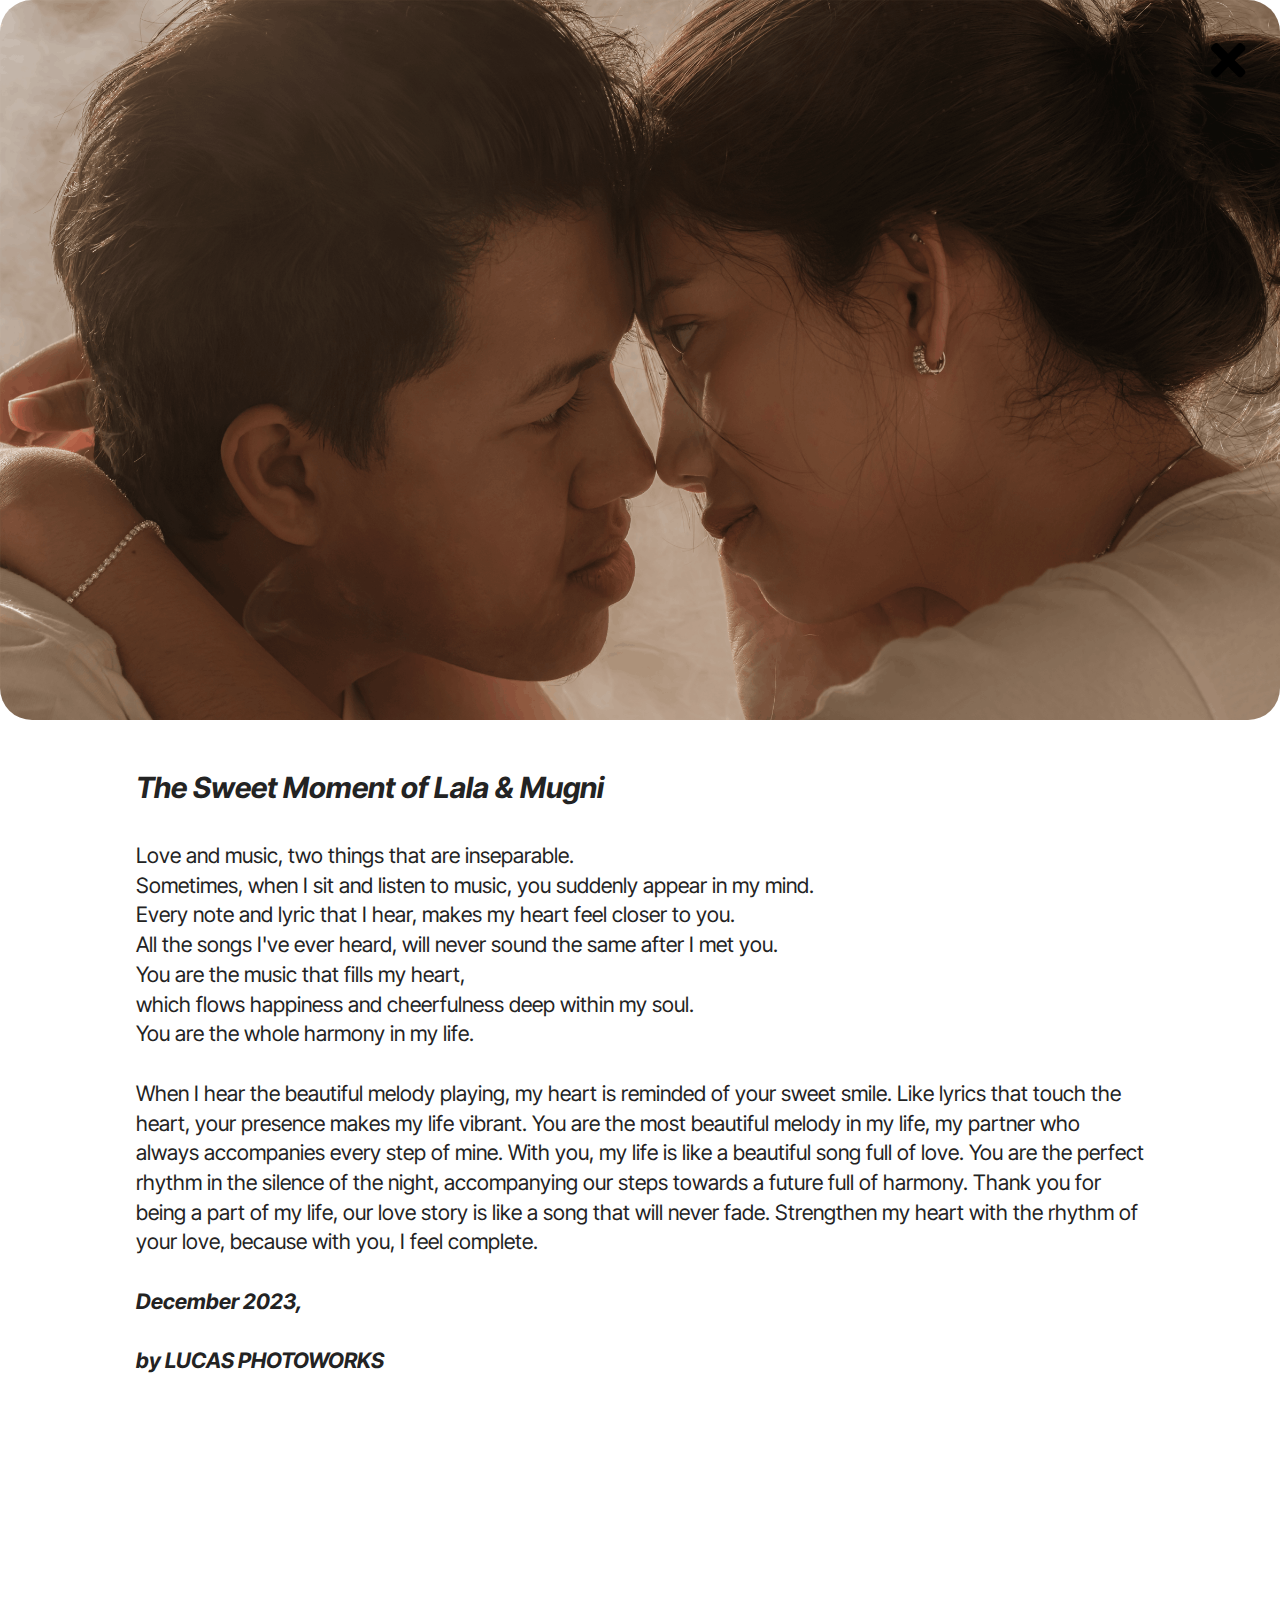
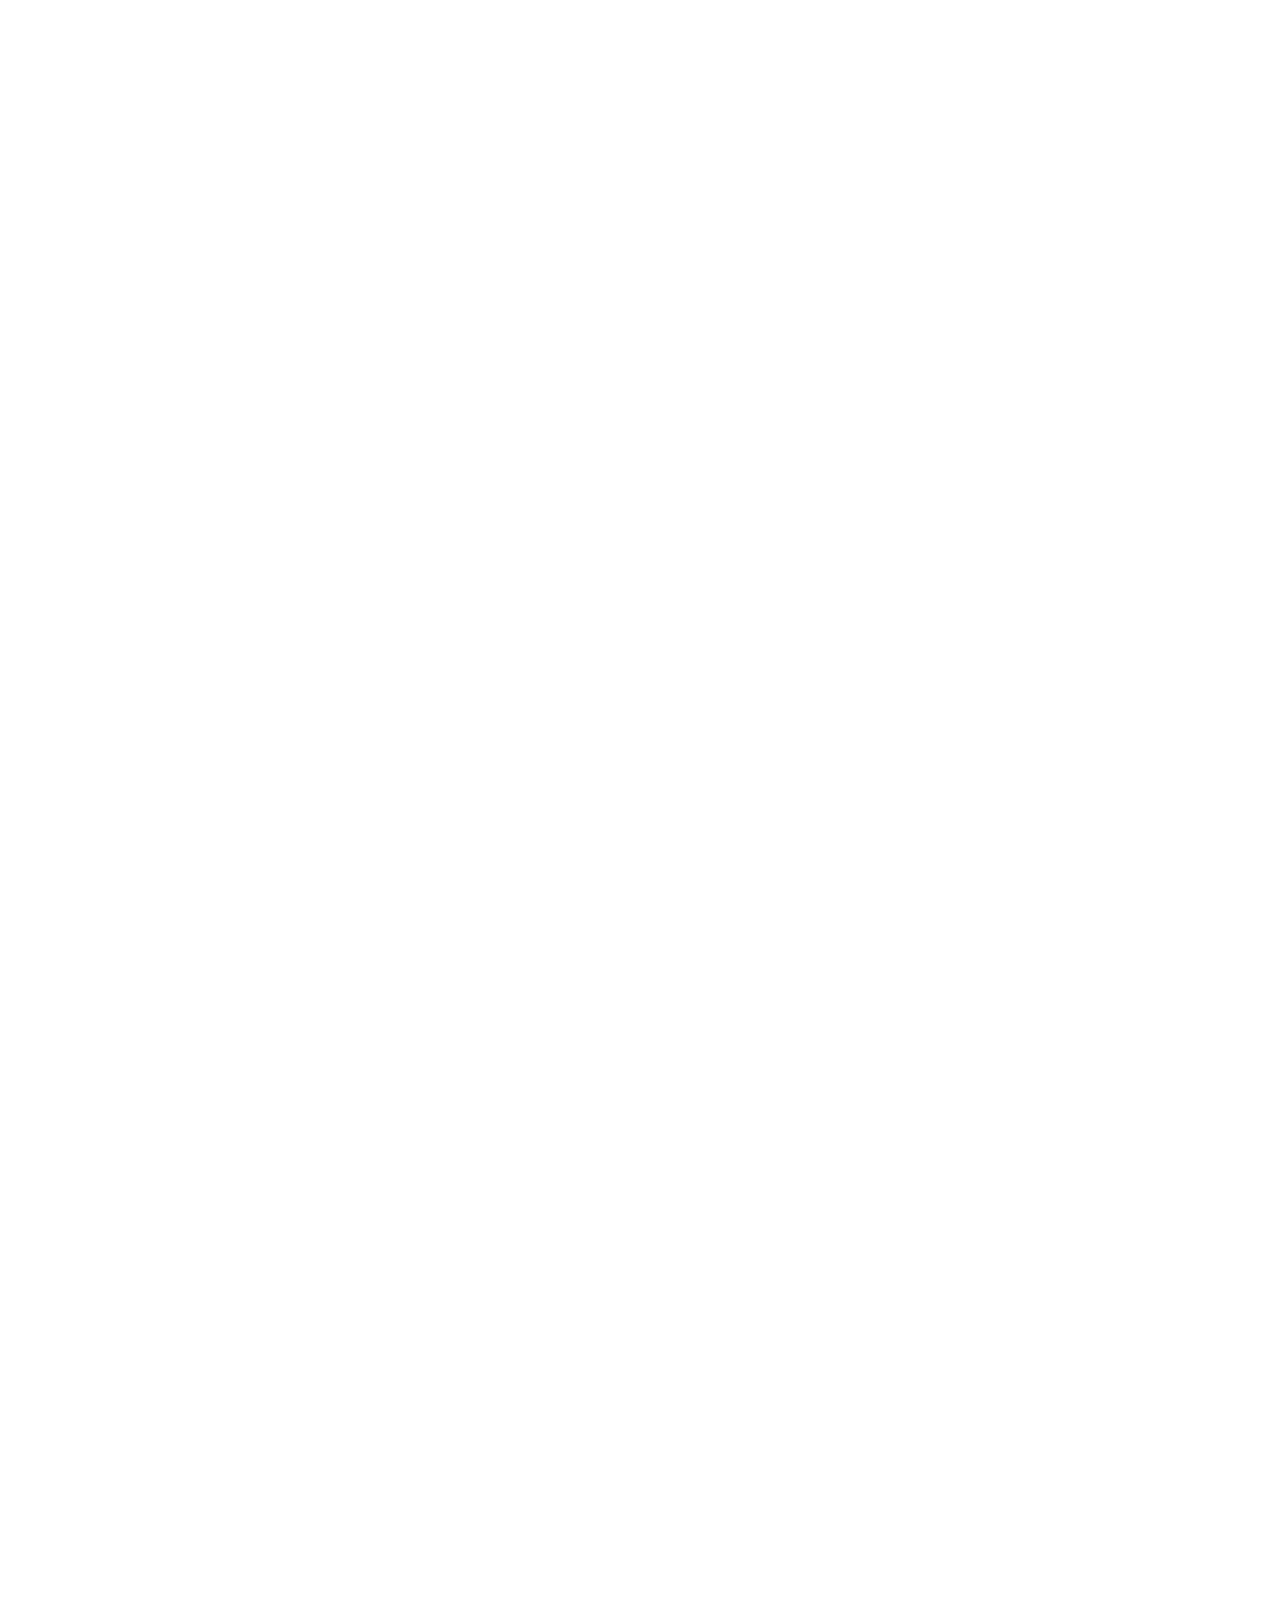
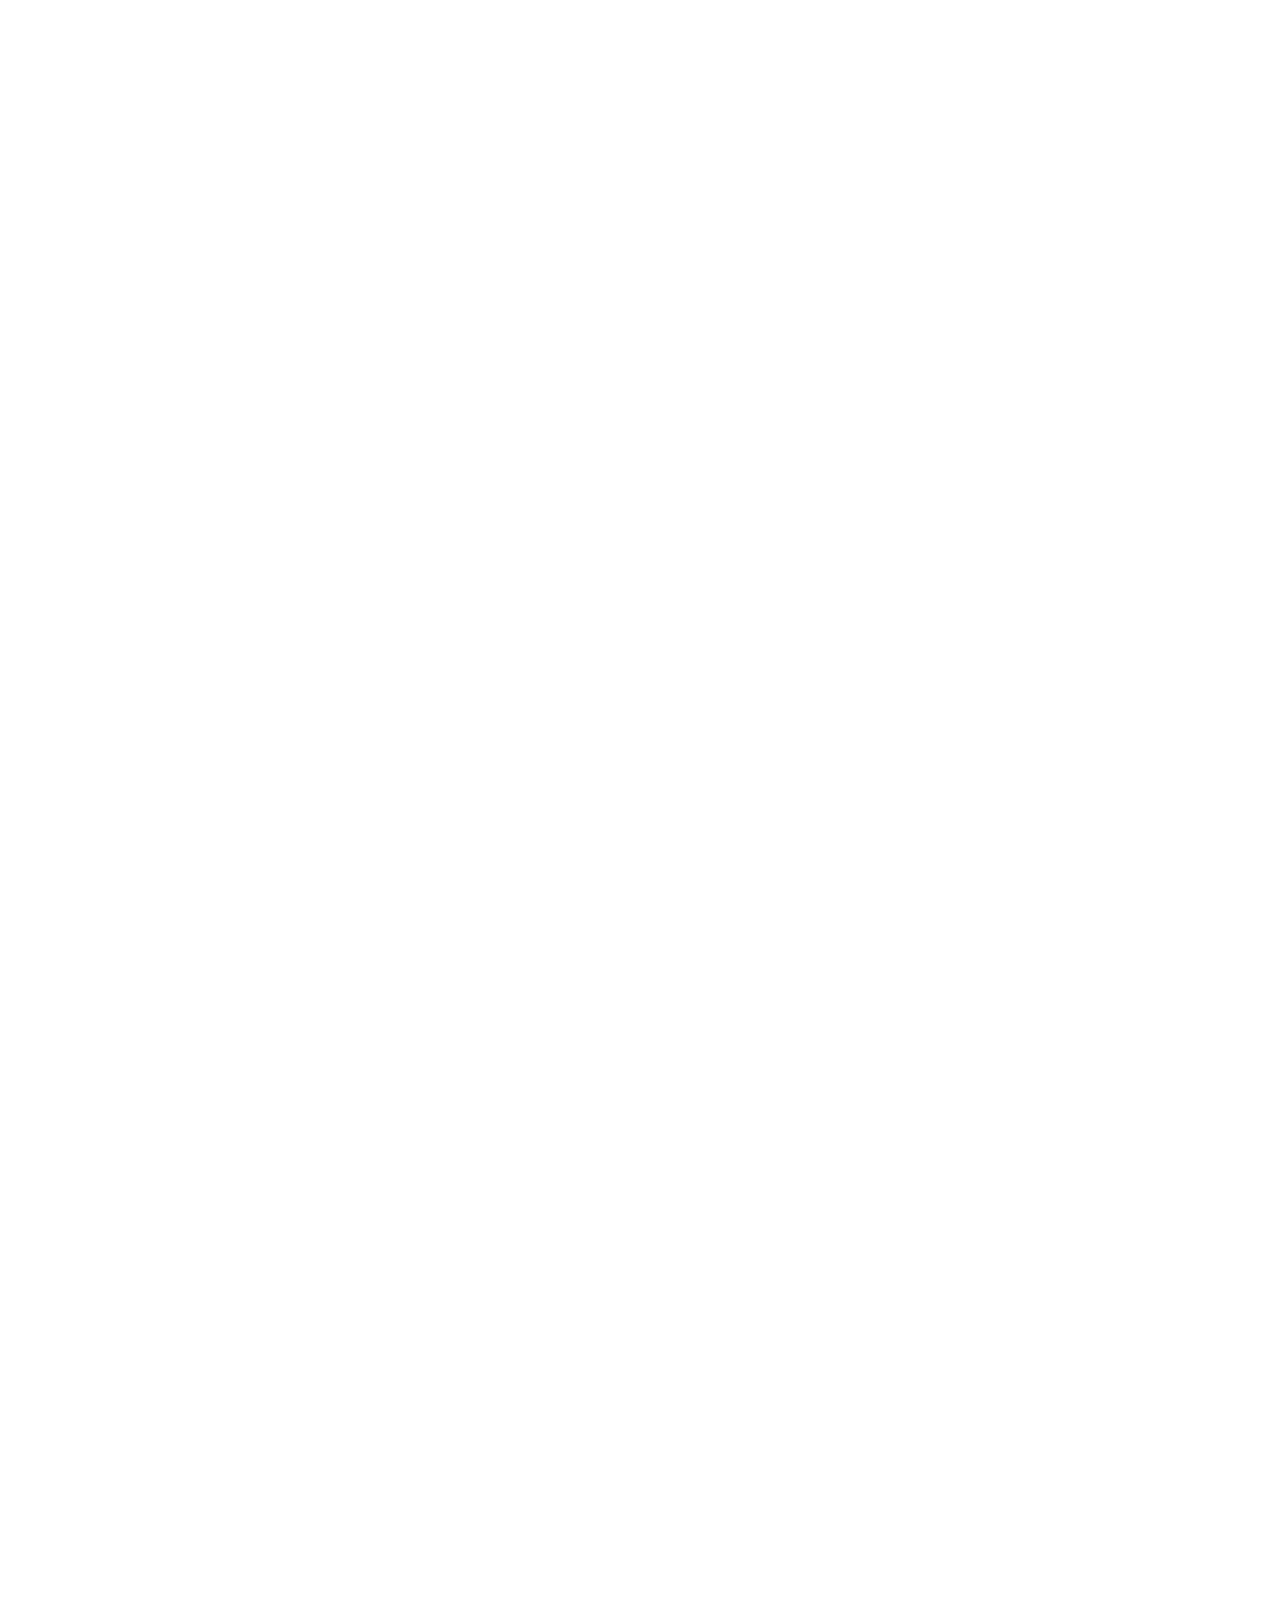
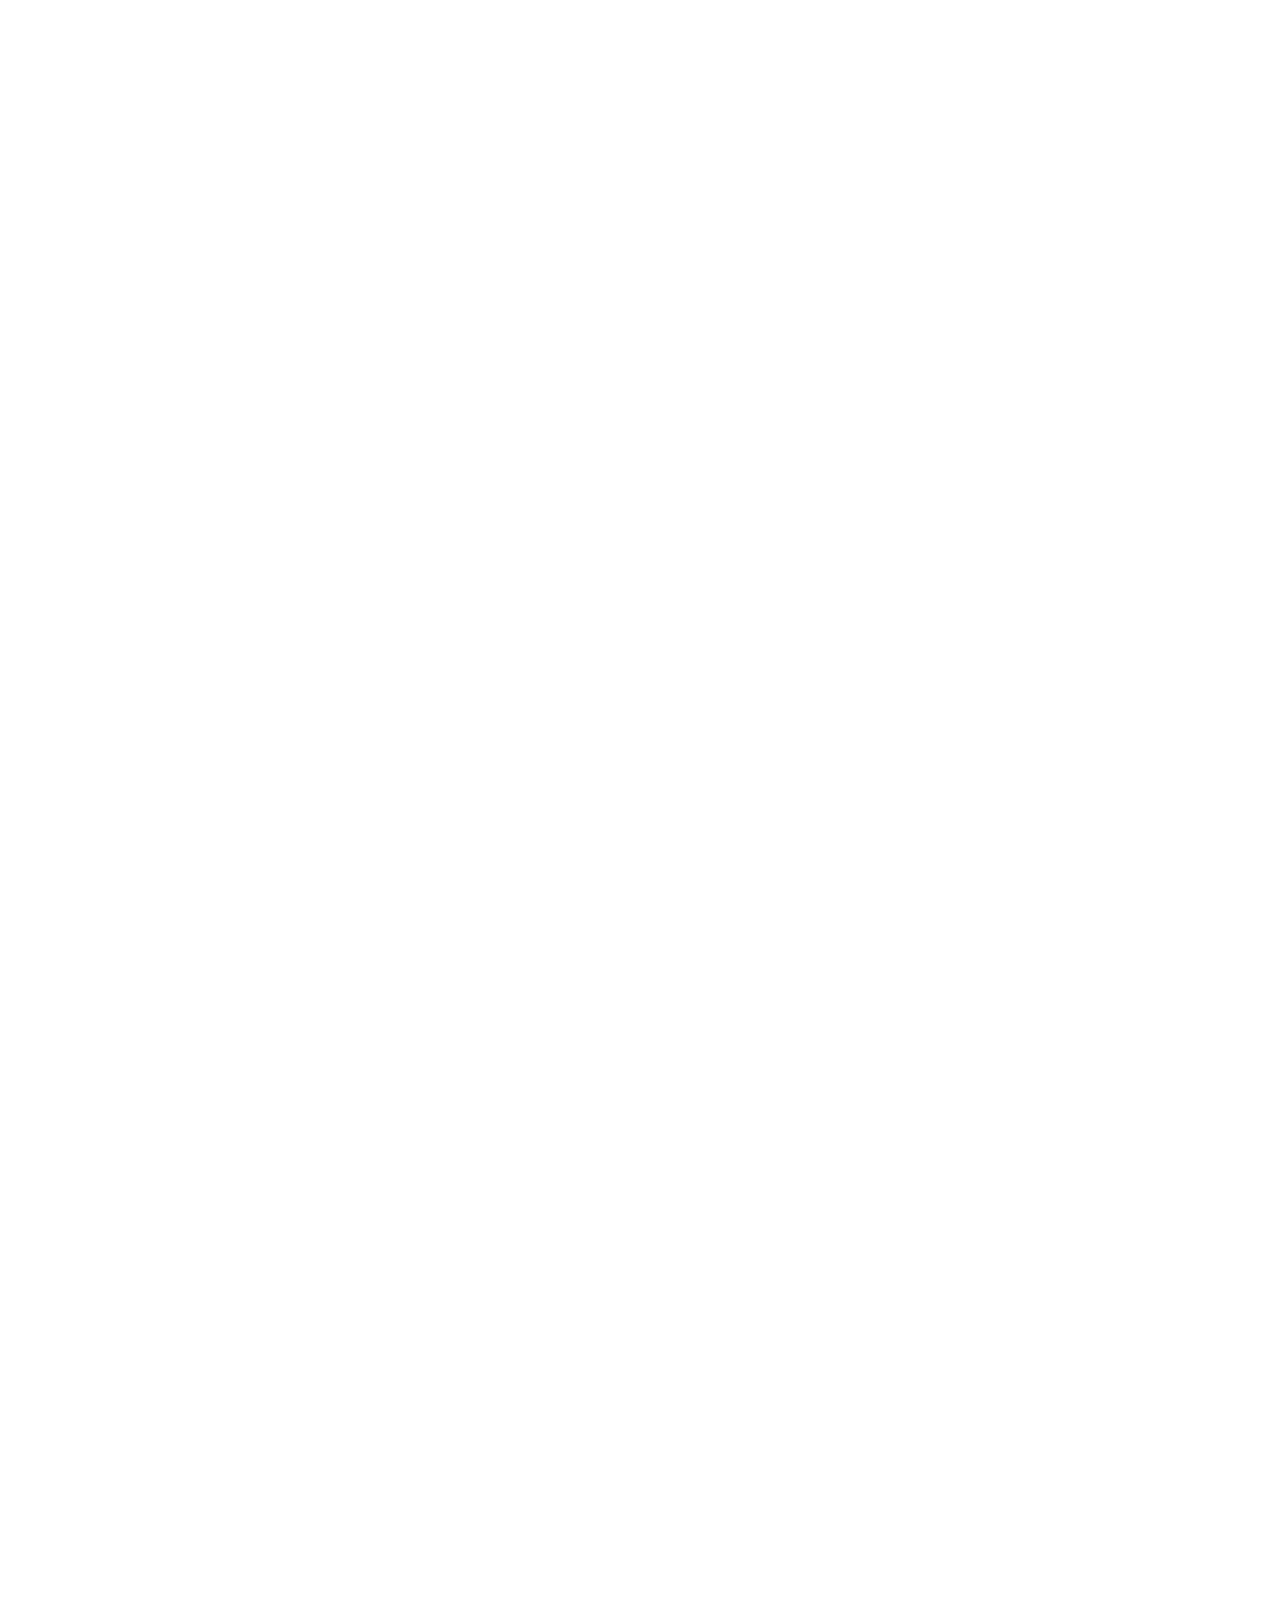
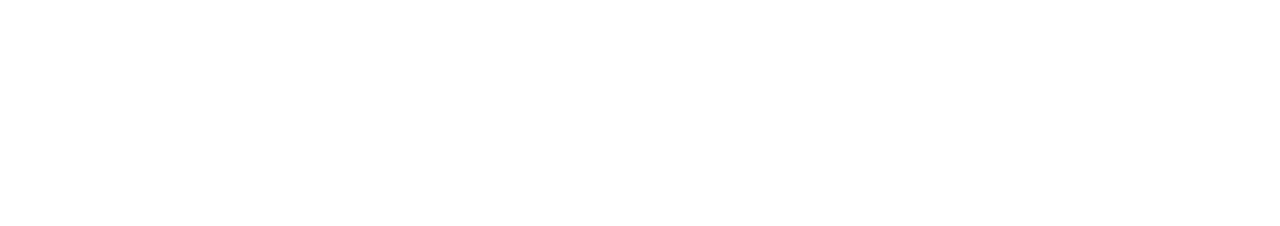
<file: detail.html>
<!DOCTYPE html>
<html>
  <head>
    <!-- Site made with Mobirise Website Builder v5.9.17, https://mobirise.com -->
    <meta charset="UTF-8" />
    <meta http-equiv="X-UA-Compatible" content="IE=edge" />
    <meta name="generator" content="Mobirise v5.9.17, mobirise.com" />
    <meta
      name="viewport"
      content="width=device-width, initial-scale=1, minimum-scale=1"
    />
    <link
      rel="shortcut icon"
      href="assets/images/logo5.png"
      type="image/x-icon"
    />
    <meta name="description" content="" />

    <title>Lucas</title>
    <link rel="stylesheet" href="assets/bootstrap/css/bootstrap.min.css" />
    <link rel="stylesheet" href="assets/bootstrap/css/bootstrap-grid.min.css" />
    <link
      rel="stylesheet"
      href="assets/bootstrap/css/bootstrap-reboot.min.css"
    />
    <link rel="stylesheet" href="assets/animatecss/animate.css" />
    <link rel="stylesheet" href="assets/theme/css/style.css" />
    <link
      rel="preload"
      href="https://fonts.googleapis.com/css?family=Inter+Tight:100,200,300,400,500,600,700,800,900,100i,200i,300i,400i,500i,600i,700i,800i,900i&display=swap"
      as="style"
      onload="this.onload=null;this.rel='stylesheet'"
    />
    <noscript
      ><link
        rel="stylesheet"
        href="https://fonts.googleapis.com/css?family=Inter+Tight:100,200,300,400,500,600,700,800,900,100i,200i,300i,400i,500i,600i,700i,800i,900i&display=swap"
    /></noscript>
    <link
      rel="preload"
      as="style"
      href="assets/mobirise/css/mbr-additional.css?v=jVrECU"
    />
    <link
      rel="stylesheet"
      href="assets/mobirise/css/mbr-additional.css?v=jVrECU"
      type="text/css"
    />
    <link
      rel="stylesheet"
      href="https://cdnjs.cloudflare.com/ajax/libs/font-awesome/5.15.4/css/all.min.css"
    />
    <style>
      .custom-button {
        position: fixed;
        top: 20px;
        right: 20px;
        z-index: 9999;
        padding: 15px;
        font-size: 50px;
        color: rgb(0, 0, 0);
        border: none;
        border-radius: 50%;
        cursor: pointer;
      }

      @media screen and (max-width: 768px) {
        .custom-button {
          font-size: 30px;
        }
      }
    </style>
  </head>
  <body>
    <a href="index.html" class="custom-button">
      <i class="fas fa-times"></i>
    </a>

    <section
      data-bs-version="5.1"
      class="image03 cid-u8O1EB96Mx"
      id="image04-27"
    >
      <div class="image-block m-auto">
        <img src="assets/images/a-1-2394x1347.png" alt="Mobirise" />
      </div>
    </section>

    <section
      data-bs-version="5.1"
      class="content5 cid-u8HETXLs8F"
      id="content5-20"
    >
      <div class="container my-5">
        <div class="row justify-content-center">
          <div class="col-md-12 col-lg-10">
            <h4 class="mbr-section-subtitle mbr-fonts-style mb-4 display-5">
              <strong><em>The Sweet Moment of Lala &amp; Mugni</em></strong>
            </h4>
            <p class="mbr-text mbr-fonts-style display-7">
              Love and music, two things that are inseparable.<br />Sometimes,
              when I sit and listen to music, you suddenly appear in my mind.<br />Every
              note and lyric that I hear, makes my heart feel closer to you.<br />All
              the songs I've ever heard, will never sound the same after I met
              you.<br />You are the music that fills my heart,<br />which flows
              happiness and cheerfulness deep within my soul.<br />You are the
              whole harmony in my life.<br /><br />When I hear the beautiful
              melody playing, my heart is reminded of your sweet smile. Like
              lyrics that touch the heart, your presence makes my life vibrant.
              You are the most beautiful melody in my life, my partner who
              always accompanies every step of mine. With you, my life is like a
              beautiful song full of love. You are the perfect rhythm in the
              silence of the night, accompanying our steps towards a future full
              of harmony. Thank you for being a part of my life, our love story
              is like a song that will never fade. Strengthen my heart with the
              rhythm of your love, because with you, I feel complete.<br /><br /><em
                ><strong
                  >December 2023,<br /><br />by LUCAS PHOTOWORKS</strong
                ></em
              ><br />
            </p>
          </div>
        </div>
      </div>
    </section>

    <section data-bs-version="5.1" class="image3 cid-u8HEX96maF" id="image3-21">
      <div class="container">
        <div class="row justify-content-center">
          <div class="col-12 col-lg-11">
            <div class="image-wrapper">
              <img src="assets/images/a-3-1877x1056.png" alt="" />
              <p
                class="mbr-description mbr-fonts-style mt-2 align-center display-4"
              ></p>
            </div>
          </div>
        </div>
      </div>
    </section>

    <section data-bs-version="5.1" class="image3 cid-u8HFcPR9iu" id="image3-24">
      <div class="container my-5">
        <div class="row justify-content-center">
          <div class="col-12 col-lg-11">
            <div class="image-wrapper">
              <img src="assets/images/a-6-1800x2400.png" alt="" />
            </div>
          </div>
        </div>
      </div>
    </section>

    <section data-bs-version="5.1" class="image3 cid-u8O1e3kJjw" id="image3-26">
      <div class="container">
        <div class="row justify-content-center">
          <div class="col-12 col-lg-11">
            <div class="image-wrapper">
              <img
                src="assets/images/a-5-1800x2400.png"
                alt="Mobirise Website Builder"
              />
            </div>
          </div>
        </div>
      </div>
    </section>

    <section data-bs-version="5.1" class="image3 cid-u8O32pPOlB" id="image3-28">
      <div class="container">
        <div class="row justify-content-center">
          <div class="col-12 col-lg-11">
            <div class="image-wrapper">
              <img
                src="assets/images/a-4-1800x2400.png"
                alt="Mobirise Website Builder"
              />
            </div>
          </div>
        </div>
      </div>
    </section>
    <script src="assets/bootstrap/js/bootstrap.bundle.min.js"></script>
    <script src="assets/smoothscroll/smooth-scroll.js"></script>
    <script src="assets/ytplayer/index.js"></script>
    <script src="assets/theme/js/script.js"></script>

    <input name="animation" type="hidden" />
  </body>
</html>
</file>
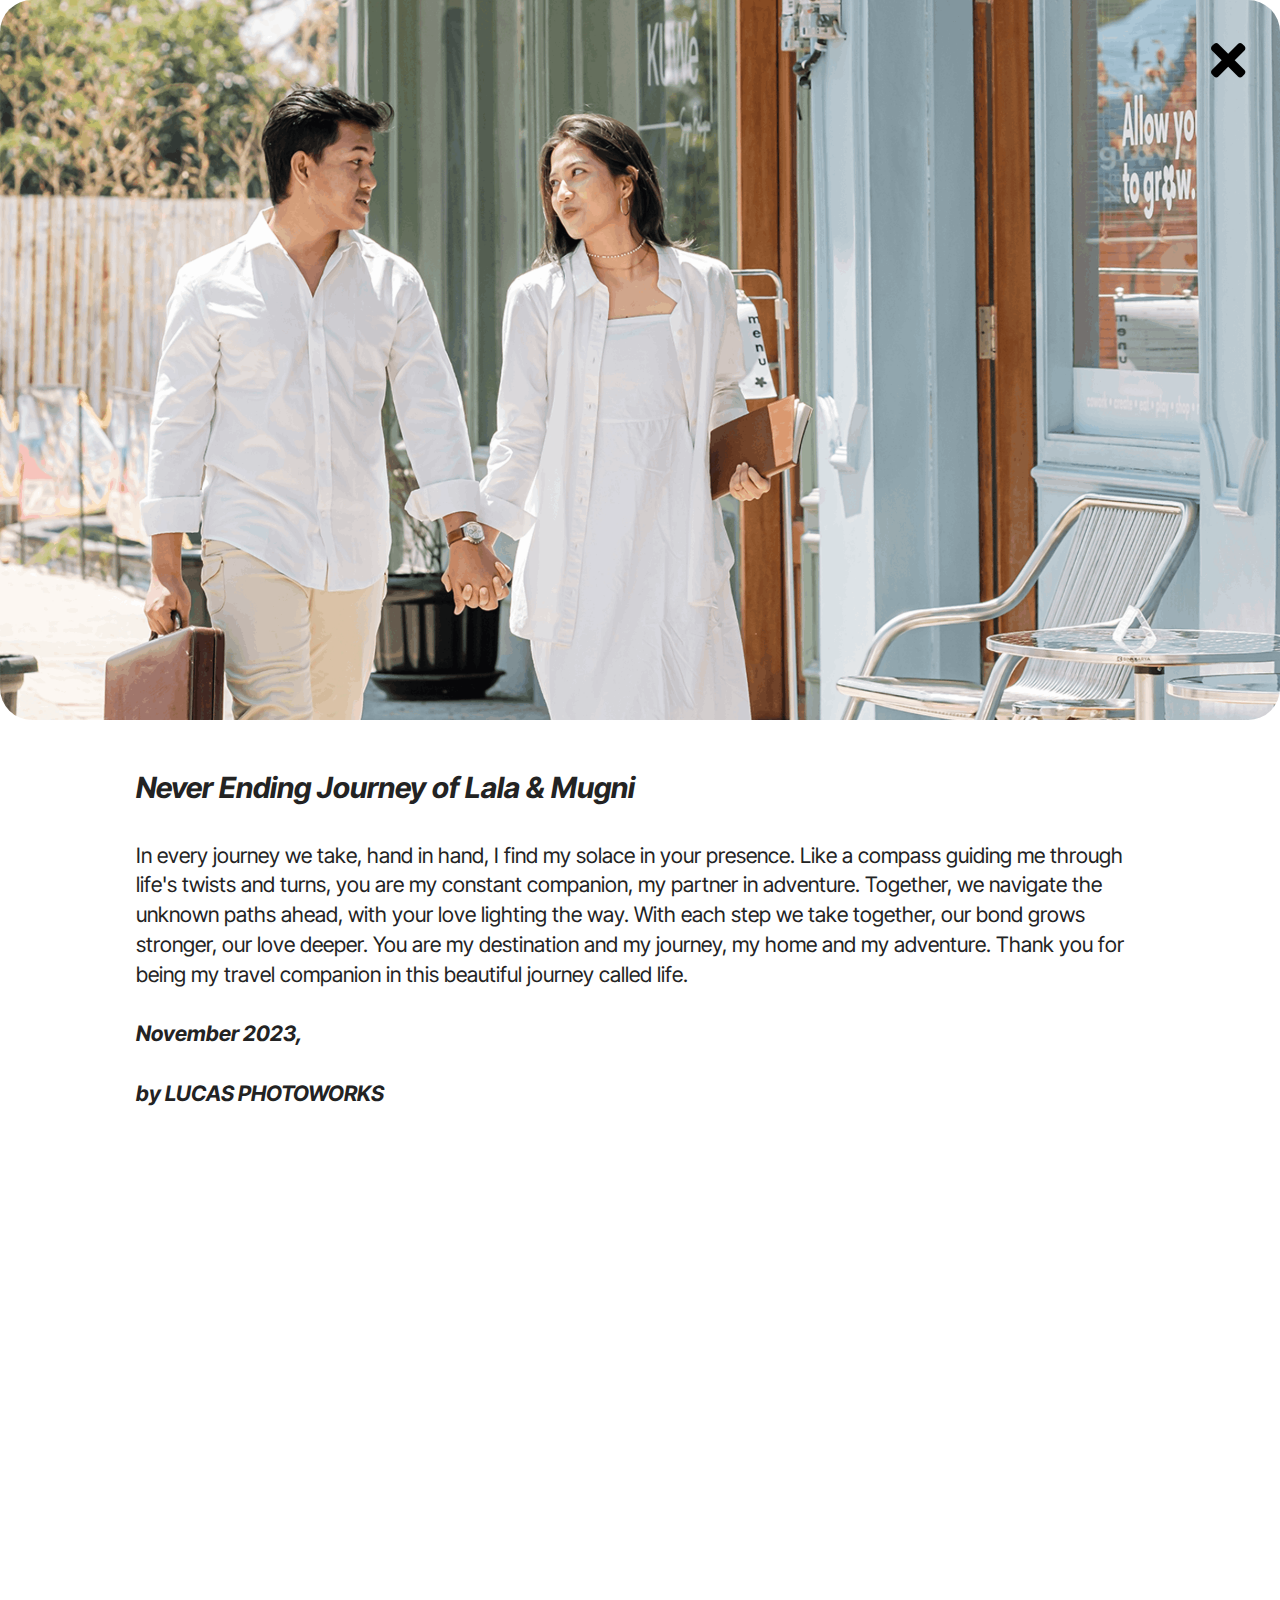
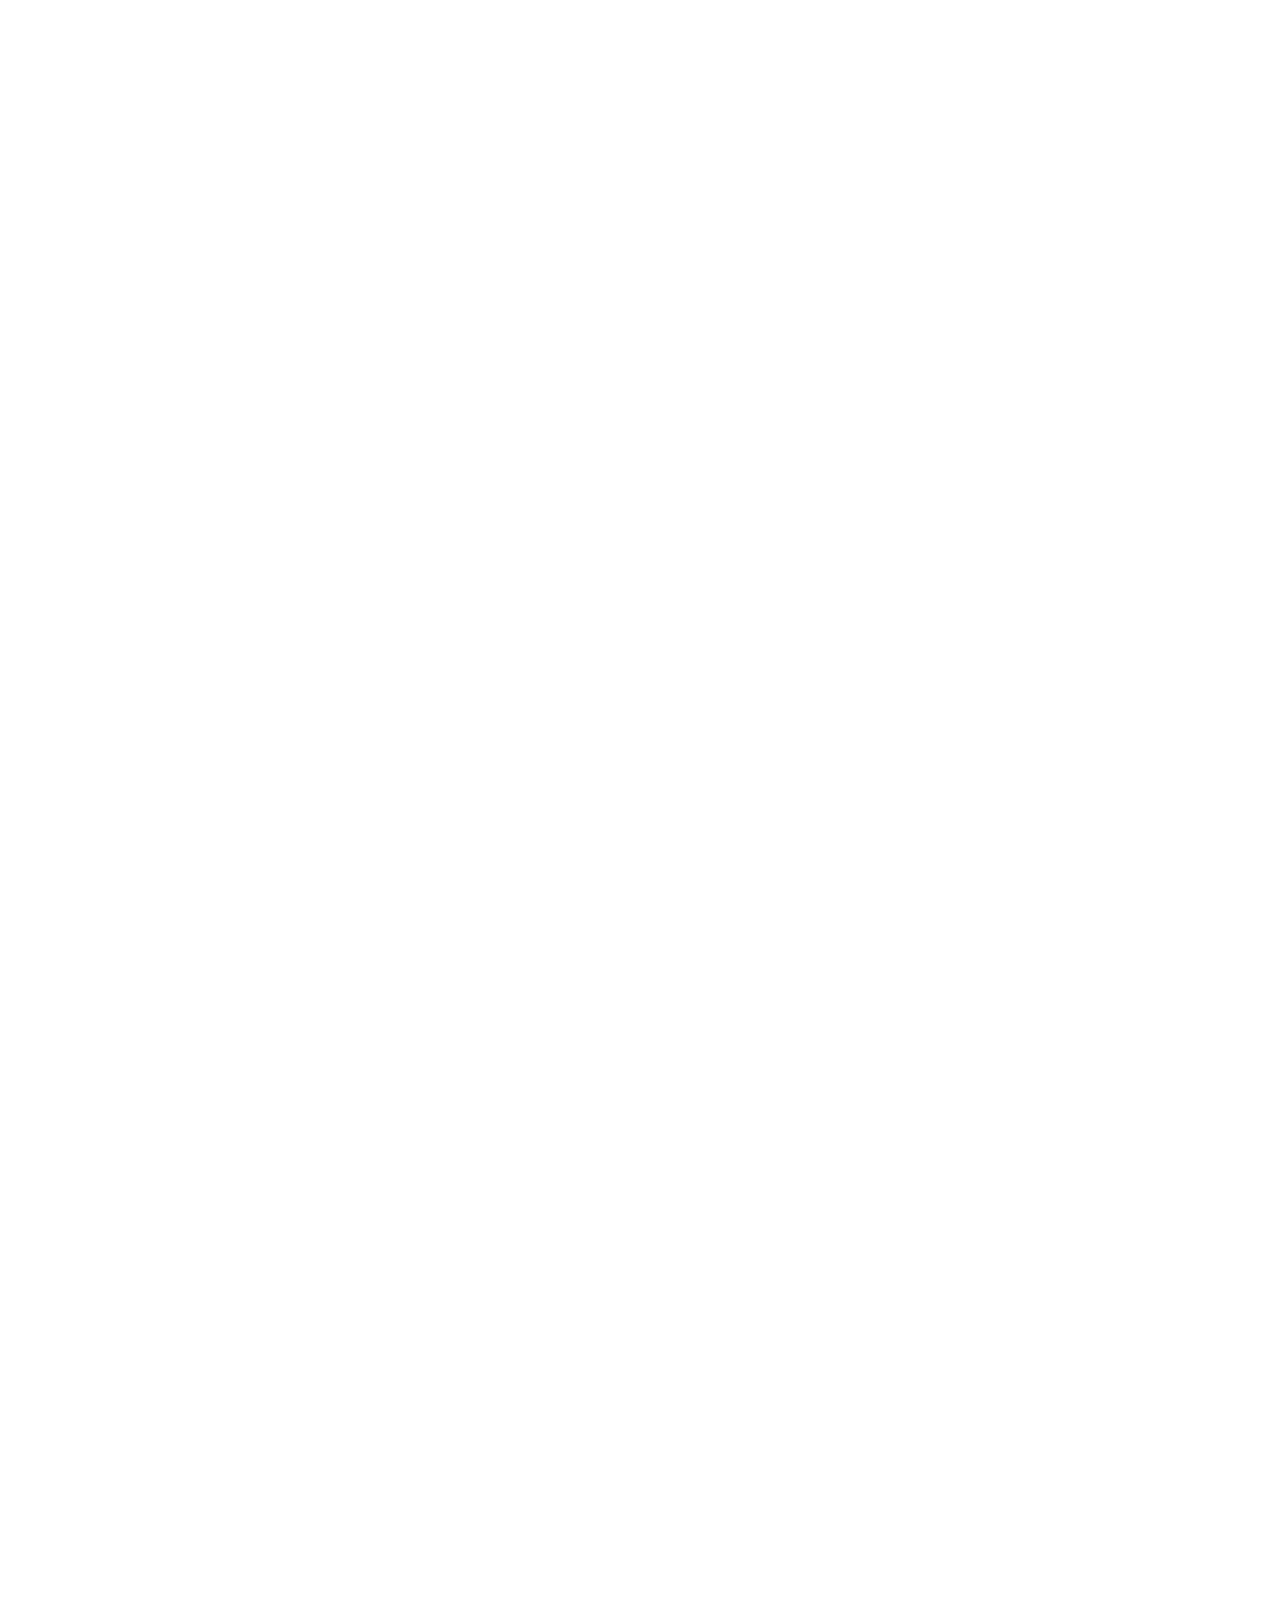
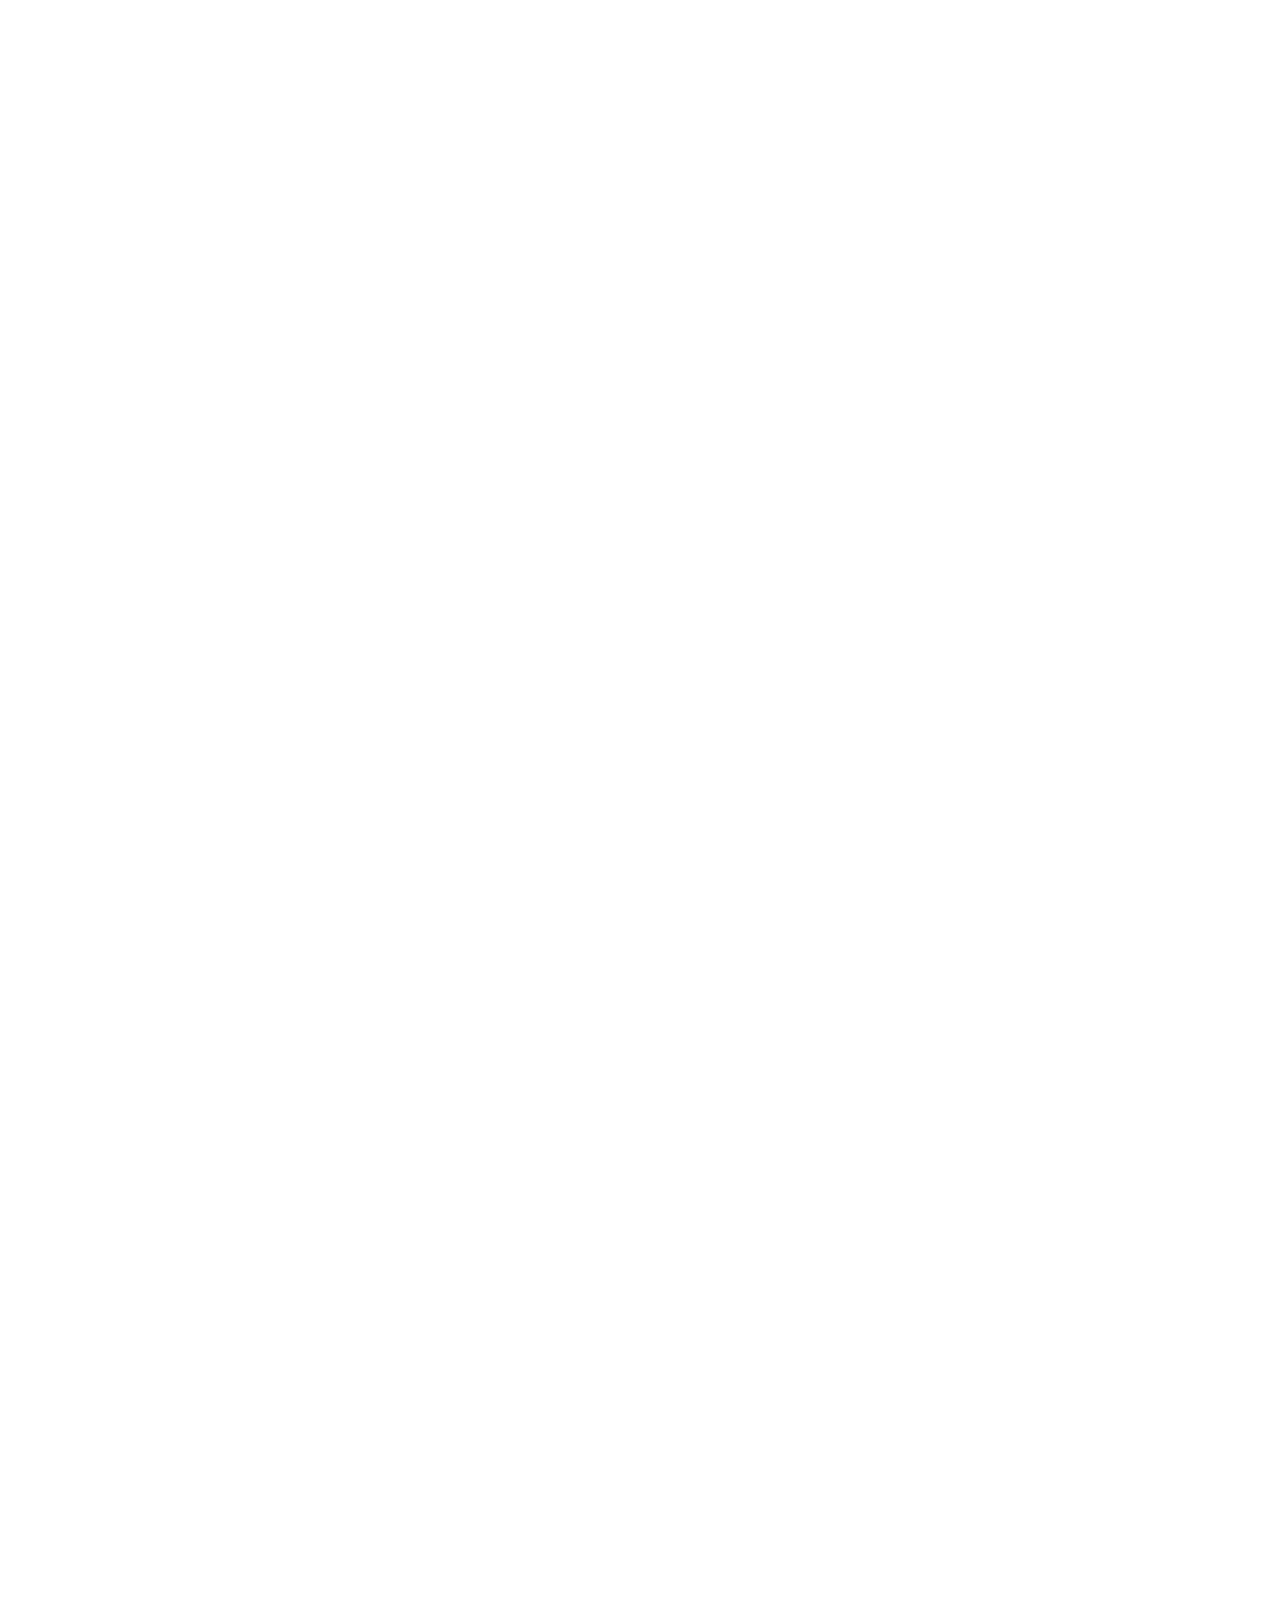
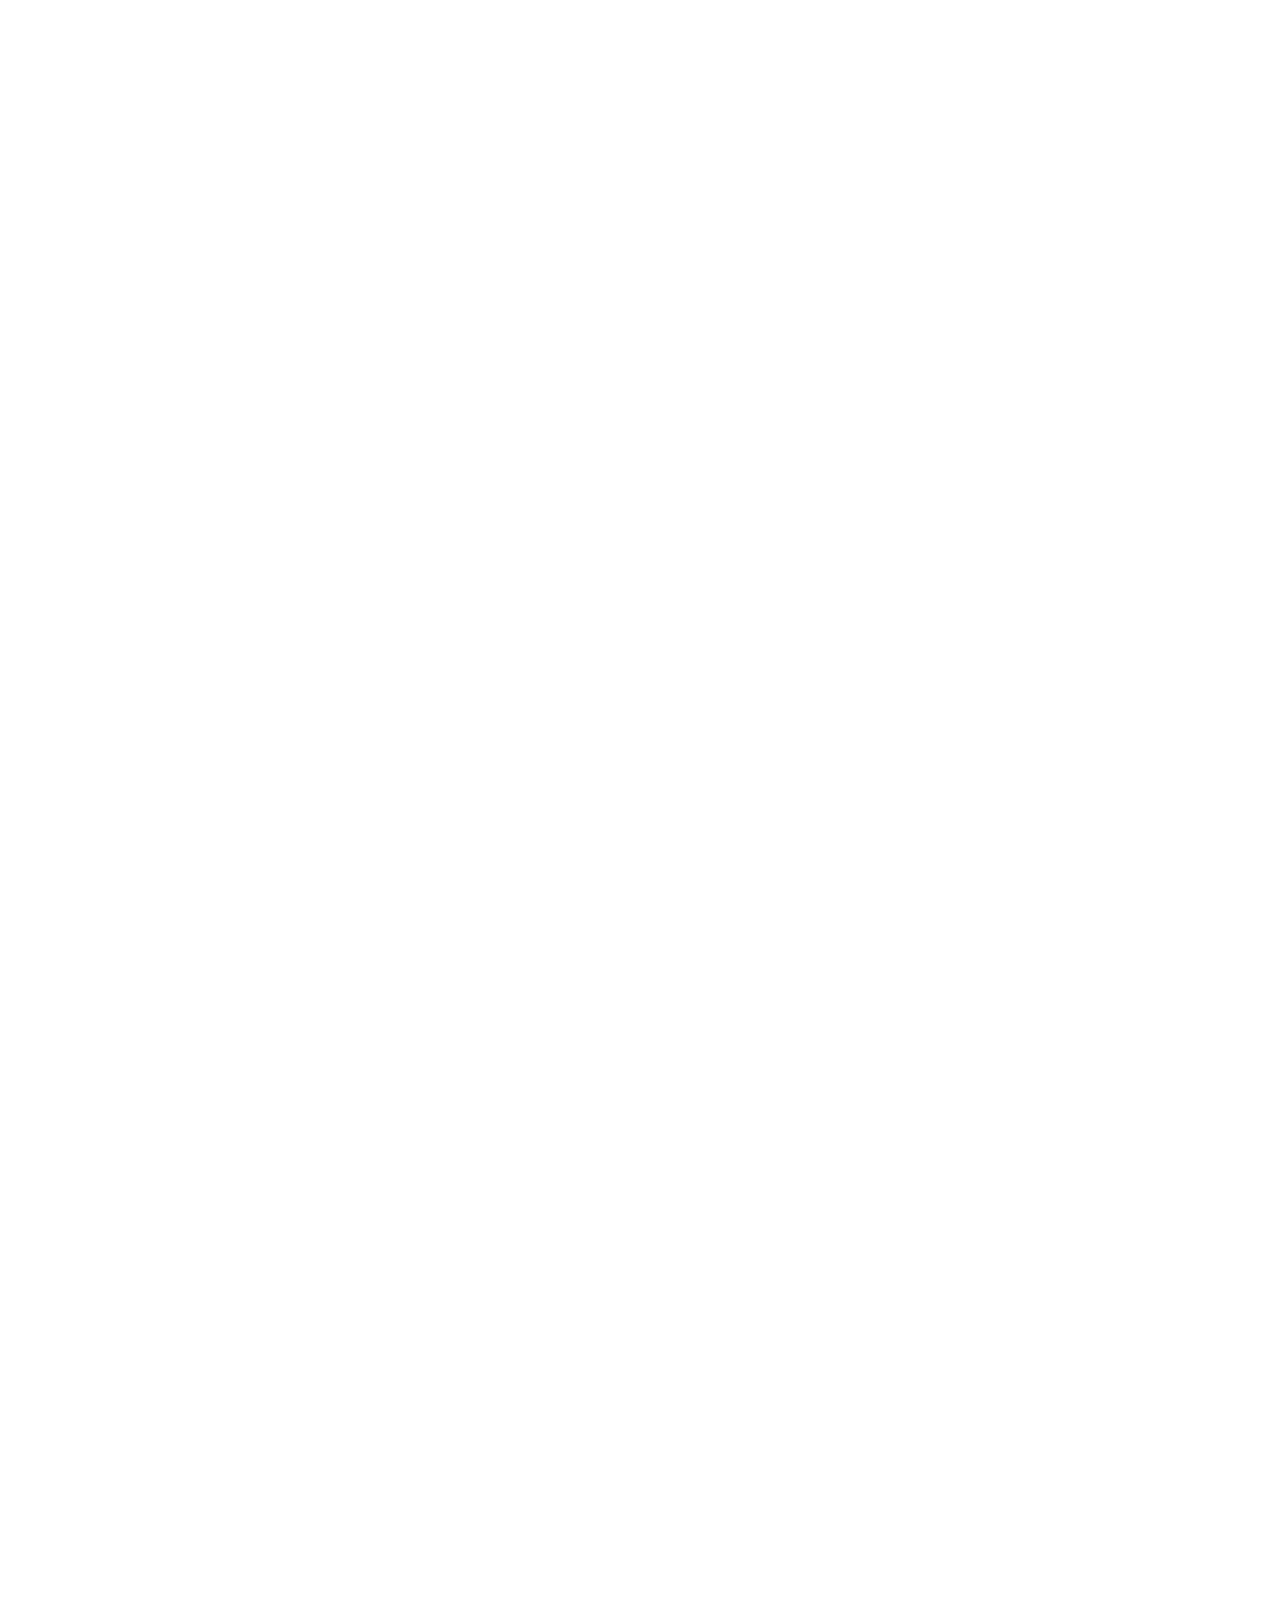
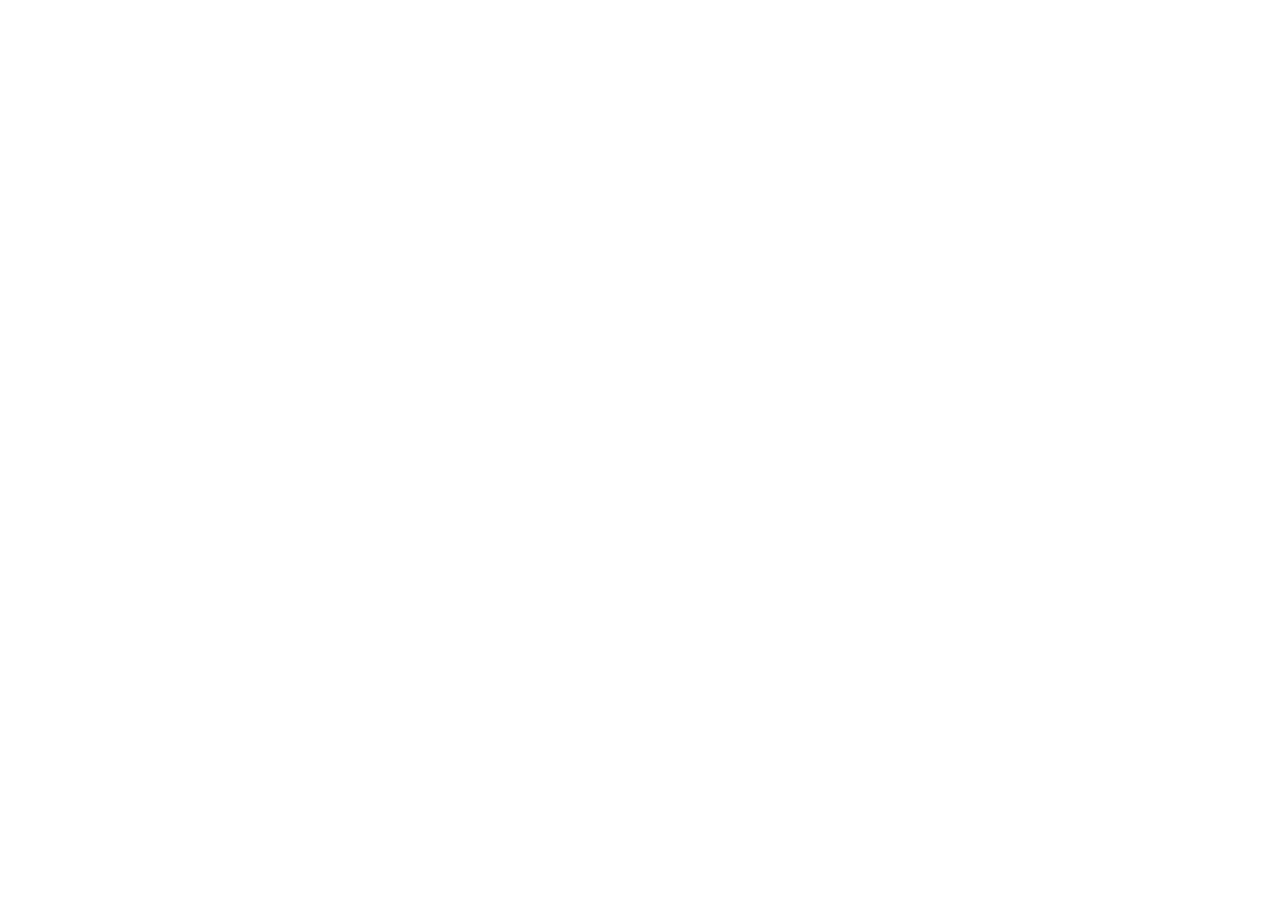
<file: page2.html>
<!DOCTYPE html>
<html>

<head>
    <!-- Site made with Mobirise Website Builder v5.9.17, https://mobirise.com -->
    <meta charset="UTF-8">
    <meta http-equiv="X-UA-Compatible" content="IE=edge">
    <meta name="generator" content="Mobirise v5.9.17, mobirise.com">
    <meta name="viewport" content="width=device-width, initial-scale=1, minimum-scale=1">
    <link rel="shortcut icon" href="assets/images/logo5.png" type="image/x-icon">
    <meta name="description" content="">


    <title>detail-2</title>
    <link rel="stylesheet" href="assets/bootstrap/css/bootstrap.min.css">
    <link rel="stylesheet" href="assets/bootstrap/css/bootstrap-grid.min.css">
    <link rel="stylesheet" href="assets/bootstrap/css/bootstrap-reboot.min.css">
    <link rel="stylesheet" href="assets/animatecss/animate.css">
    <link rel="stylesheet" href="assets/theme/css/style.css">
    <link rel="preload"
        href="https://fonts.googleapis.com/css?family=Inter+Tight:100,200,300,400,500,600,700,800,900,100i,200i,300i,400i,500i,600i,700i,800i,900i&display=swap"
        as="style" onload="this.onload=null;this.rel='stylesheet'">
    <noscript>
        <link rel="stylesheet"
            href="https://fonts.googleapis.com/css?family=Inter+Tight:100,200,300,400,500,600,700,800,900,100i,200i,300i,400i,500i,600i,700i,800i,900i&display=swap">
    </noscript>
    <link rel="preload" as="style" href="assets/mobirise/css/mbr-additional.css?v=pTRdjW">
    <link rel="stylesheet" href="assets/mobirise/css/mbr-additional.css?v=pTRdjW" type="text/css">
    <link rel="stylesheet" href="https://cdnjs.cloudflare.com/ajax/libs/font-awesome/5.15.4/css/all.min.css">
    <style>
        .custom-button {
            position: fixed;
            top: 20px;
            right: 20px;
            z-index: 9999;
            padding: 15px;
            font-size: 50px;
            color: rgb(0, 0, 0);
            border: none;
            border-radius: 50%;
            cursor: pointer;
        }

        @media screen and (max-width: 768px) {
            .custom-button {
                font-size: 30px;
            }
        }
    </style>



</head>

<body>
    <a href="index.html" class="custom-button">
        <i class="fas fa-times"></i>
    </a>
    <section data-bs-version="5.1" class="image03 cid-u8O3KMPZlm" id="image04-29">


        <div class="image-block m-auto">
            <img src="assets/images/b7-1920x1080.png" alt="Mobirise">

        </div>
    </section>

    <section data-bs-version="5.1" class="content5 cid-u8O3KNwLwi" id="content5-2a">

        <div class="container my-5">
            <div class="row justify-content-center">
                <div class="col-md-12 col-lg-10">

                    <h4 class="mbr-section-subtitle mbr-fonts-style mb-4 display-5"><strong><em>Never Ending Journey of
                                Lala &amp; Mugni</em></strong></h4>
                    <p class="mbr-text mbr-fonts-style display-7">In every journey we take, hand in hand, I find my
                        solace in your presence. Like a compass guiding me through life's twists and turns, you are my
                        constant companion, my partner in adventure. Together, we navigate the unknown paths ahead, with
                        your love lighting the way. With each step we take together, our bond grows stronger, our love
                        deeper. You are my destination and my journey, my home and my adventure. Thank you for being my
                        travel companion in this beautiful journey called life.<br><br><em><strong>November
                                2023,<br><br>by LUCAS PHOTOWORKS</strong></em><br></p>
                </div>
            </div>
        </div>
    </section>

    <section data-bs-version="5.1" class="image3 cid-u8O3KNMvxG" id="image3-2b">





        <div class="container my-5">
            <div class="row justify-content-center">
                <div class="col-12 col-lg-11">
                    <div class="image-wrapper">
                        <img src="assets/images/b-8-1800x2400.png" alt="">
                        <p class="mbr-description mbr-fonts-style mt-2 align-center display-4"></p>
                    </div>
                </div>
            </div>
        </div>
    </section>

    <section data-bs-version="5.1" class="image3 cid-u8O3KOa2oJ" id="image3-2c">





        <div class="container my-5">
            <div class="row justify-content-center">
                <div class="col-12 col-lg-11">
                    <div class="image-wrapper">
                        <img src="assets/images/b-3-1800x2400.png" alt="">

                    </div>
                </div>
            </div>
        </div>
    </section>

    <section data-bs-version="5.1" class="image3 cid-u8O3KOr5v7" id="image3-2d">





        <div class="container my-5">
            <div class="row justify-content-center">
                <div class="col-12 col-lg-11">
                    <div class="image-wrapper">
                        <img src="assets/images/b-4-1800x2400.png" alt="Mobirise Website Builder">

                    </div>
                </div>
            </div>
        </div>
    </section>

    <section data-bs-version="5.1" class="image3 cid-u8O3KP1RtM" id="image3-2e">





        <div class="container my-5">
            <div class="row justify-content-center">
                <div class="col-12 col-lg-11">
                    <div class="image-wrapper">
                        <img src="assets/images/b-2-1800x2400.png" alt="Mobirise Website Builder">

                    </div>
                </div>
            </div>
        </div>
    </section>
    
    <script src="assets/bootstrap/js/bootstrap.bundle.min.js"></script>
    <script src="assets/smoothscroll/smooth-scroll.js"></script>
    <script src="assets/ytplayer/index.js"></script>
    <script src="assets/theme/js/script.js"></script>


    <input name="animation" type="hidden">
</body>

</html>
</file>
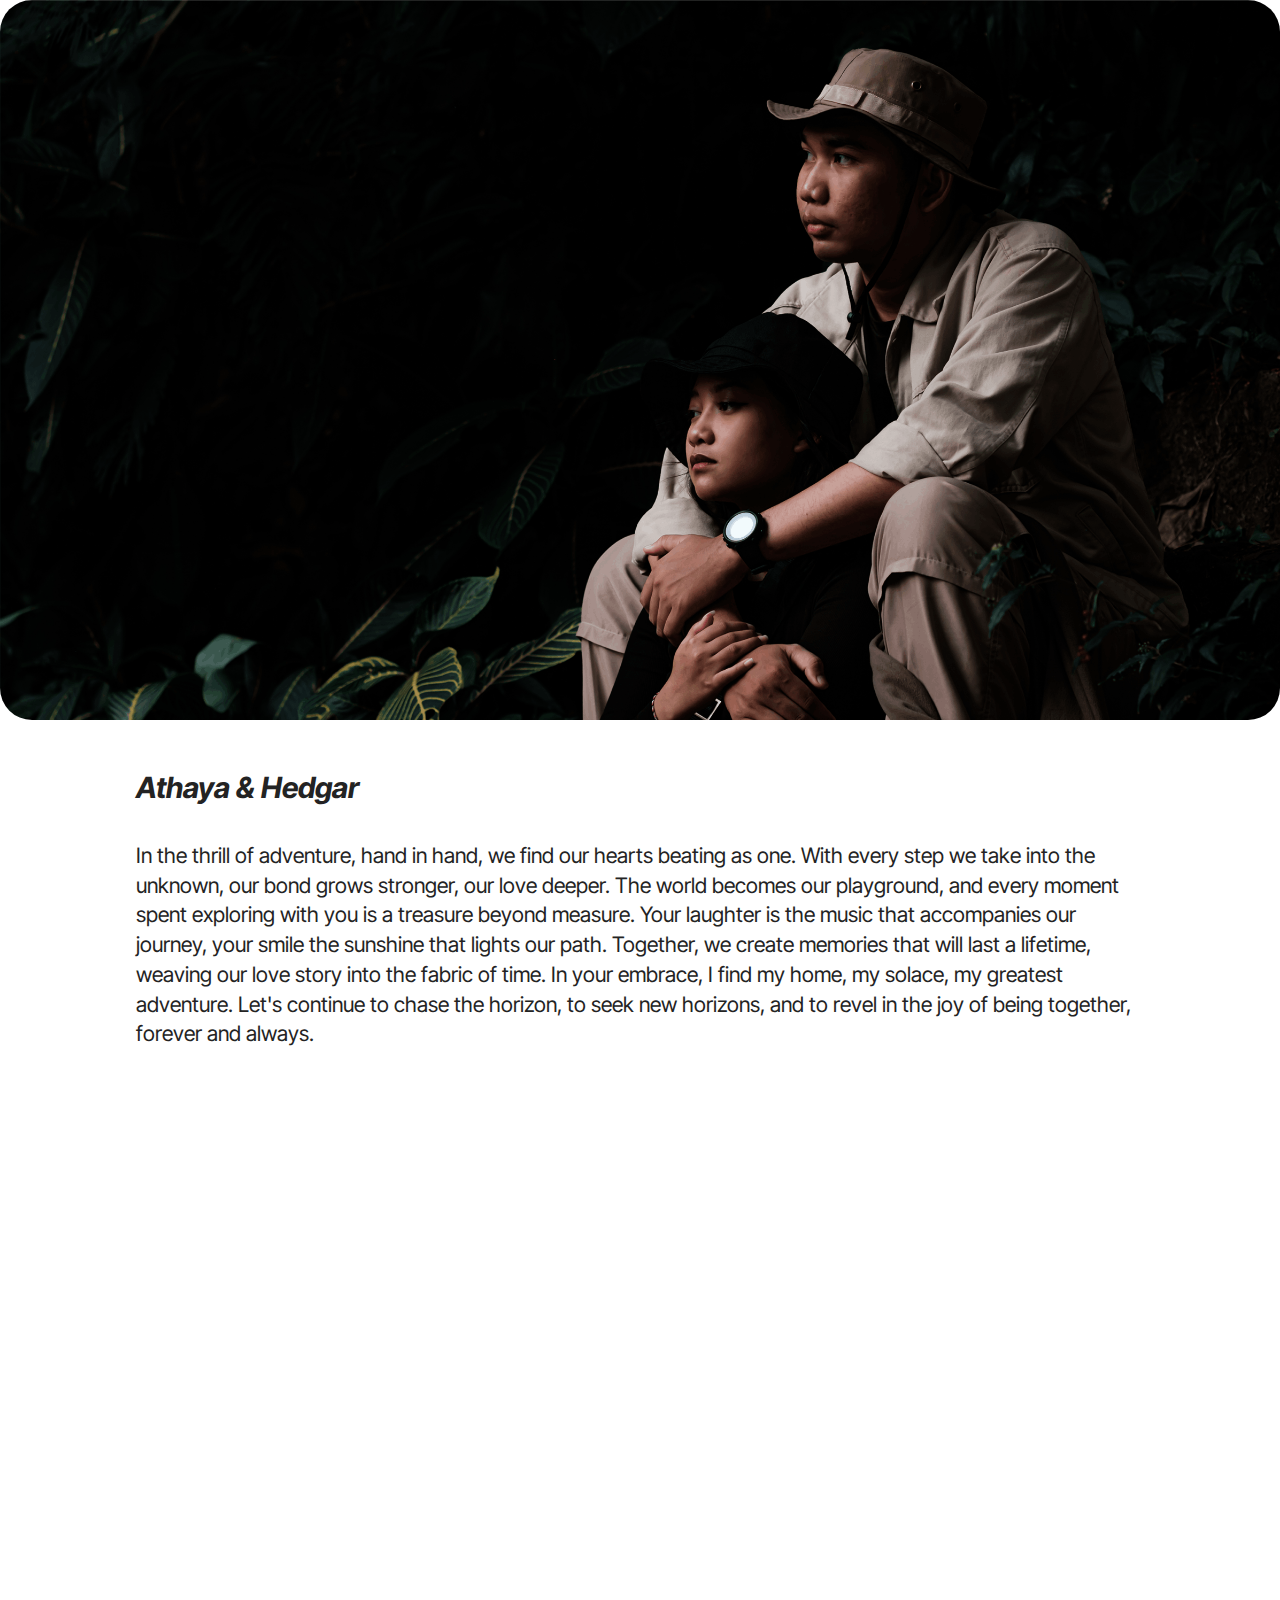
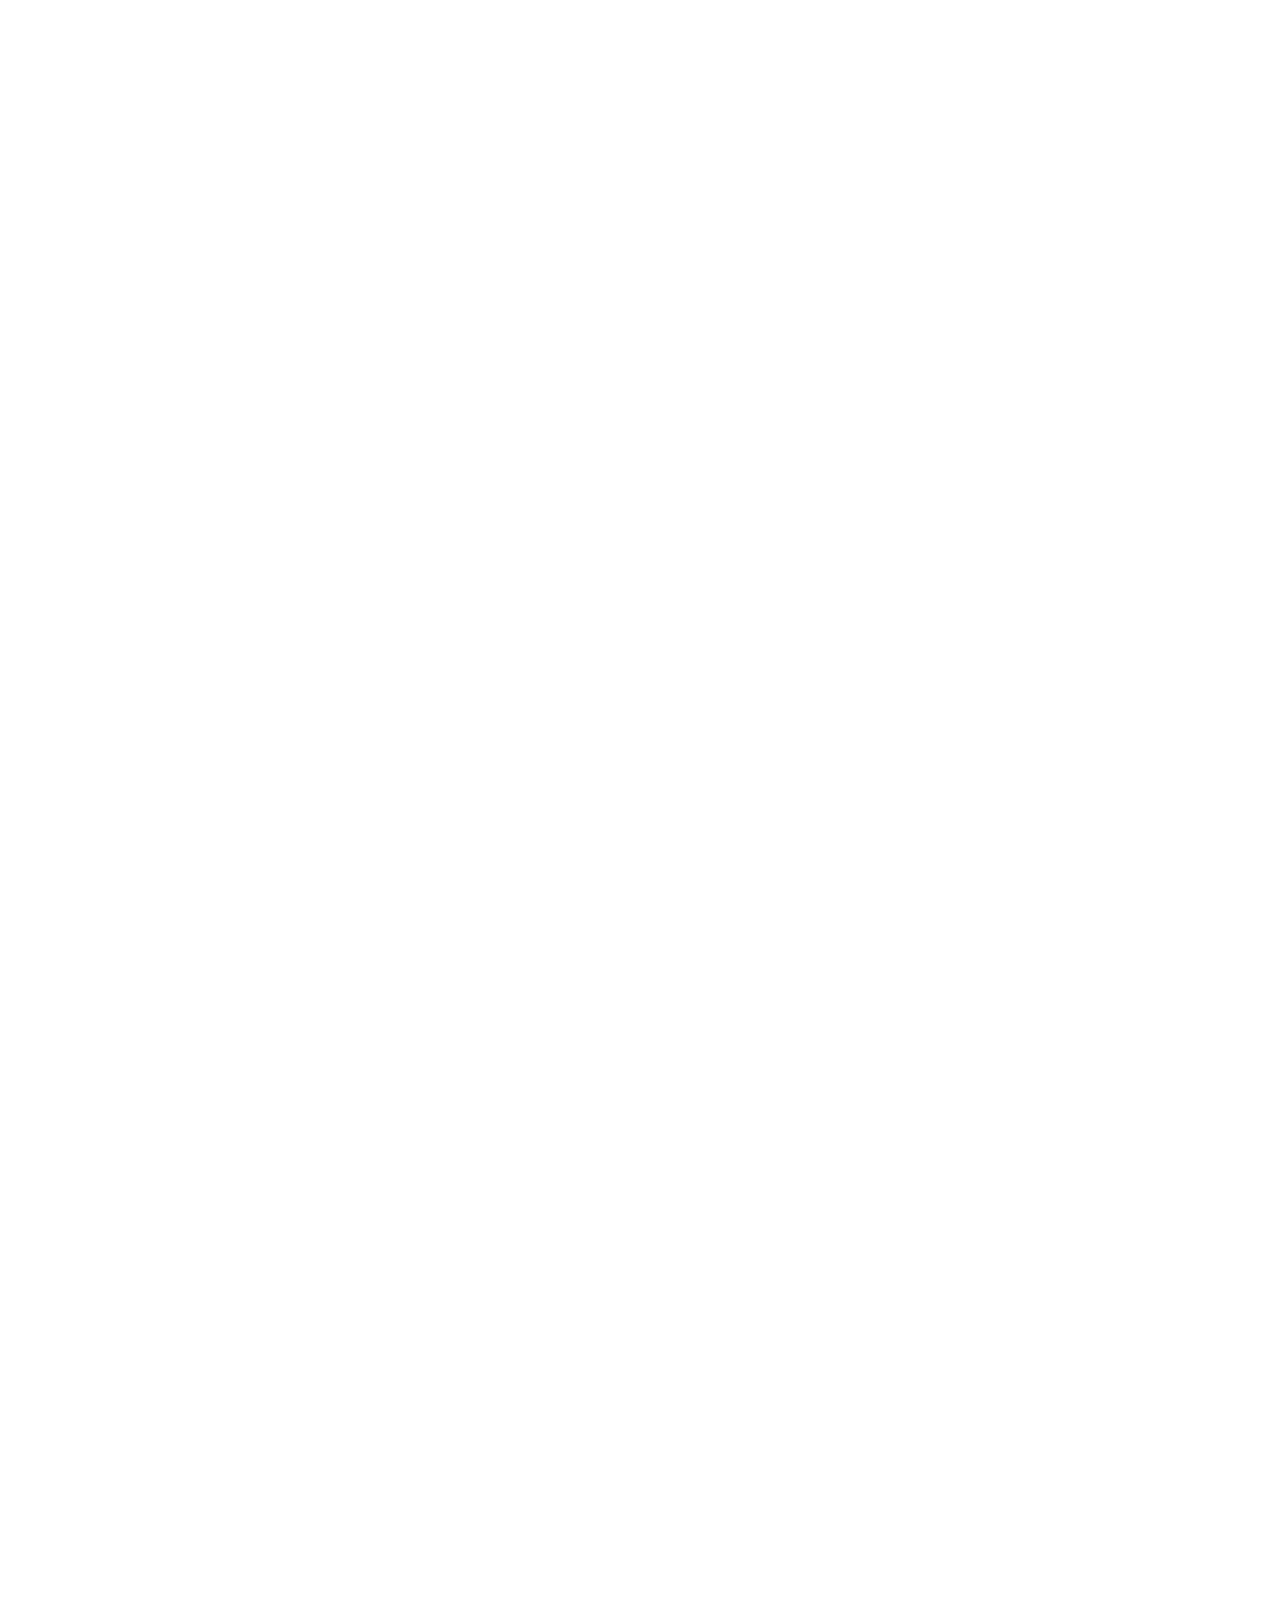
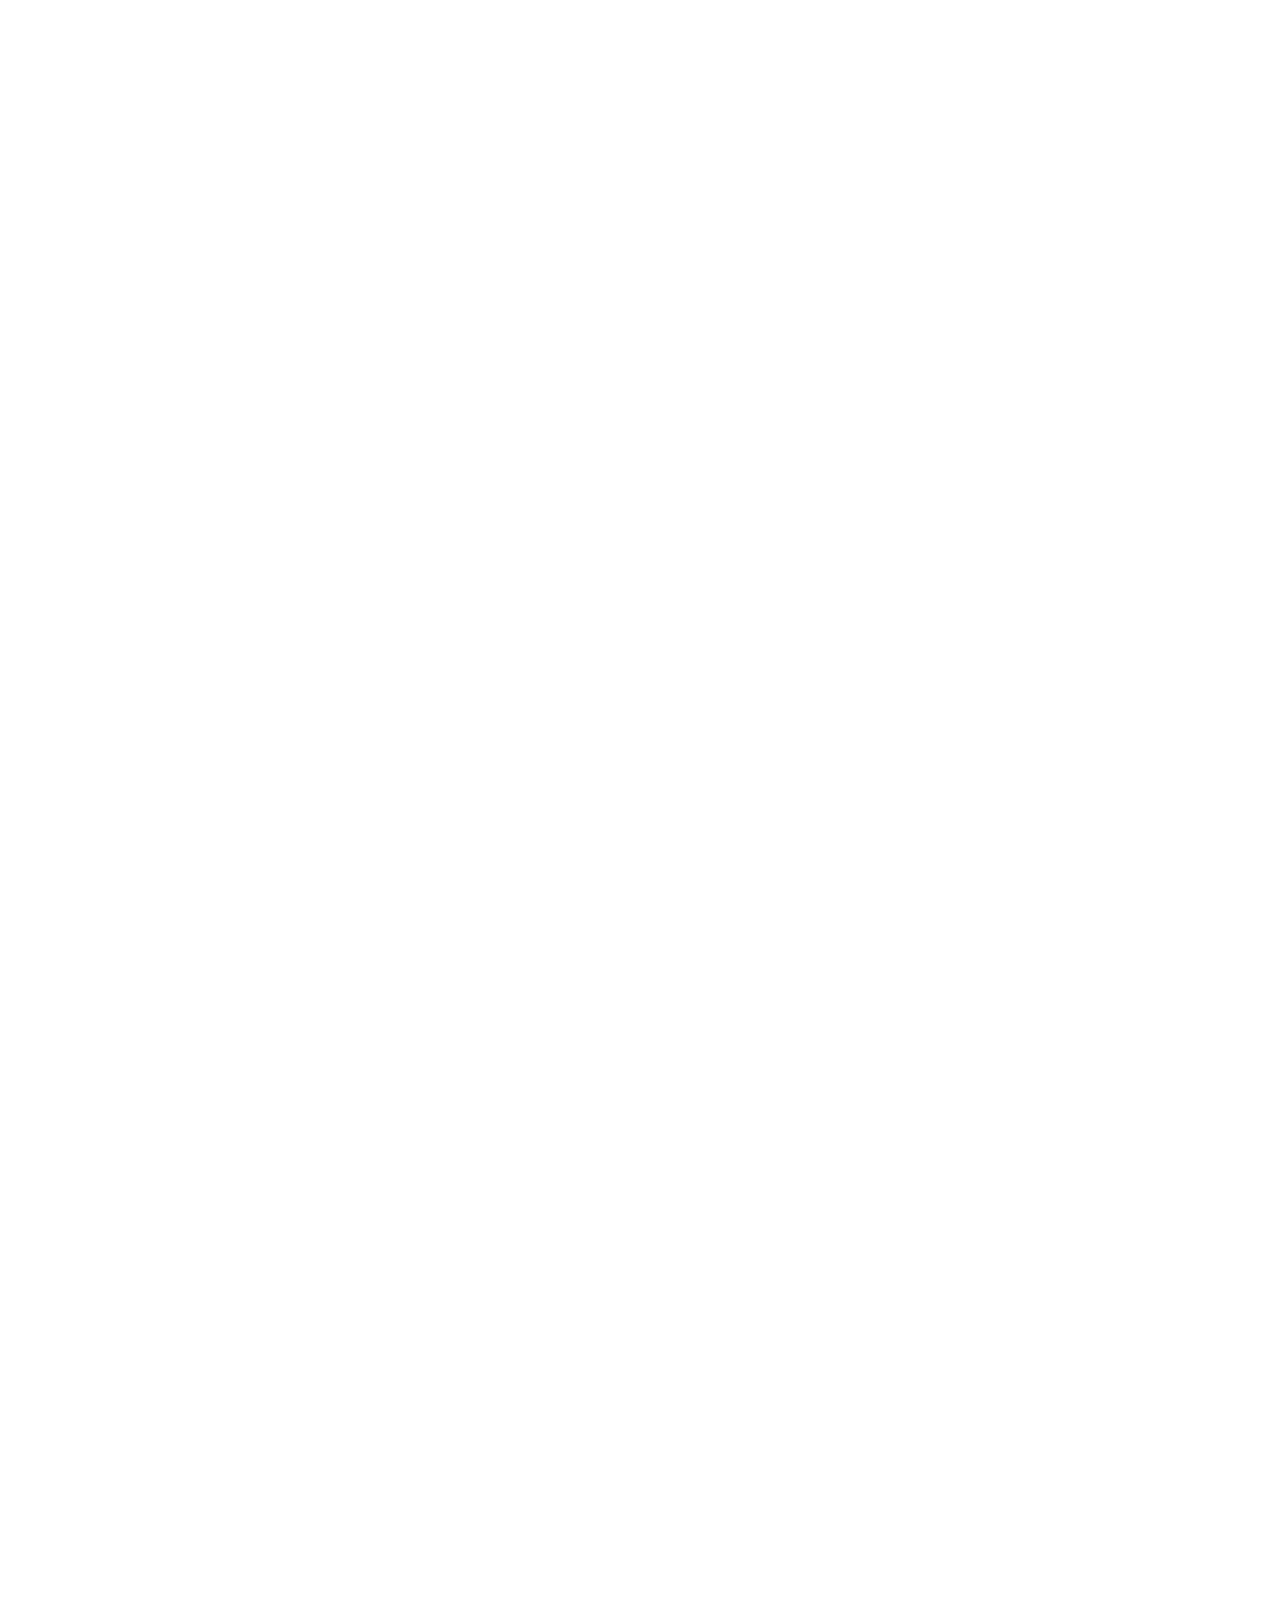
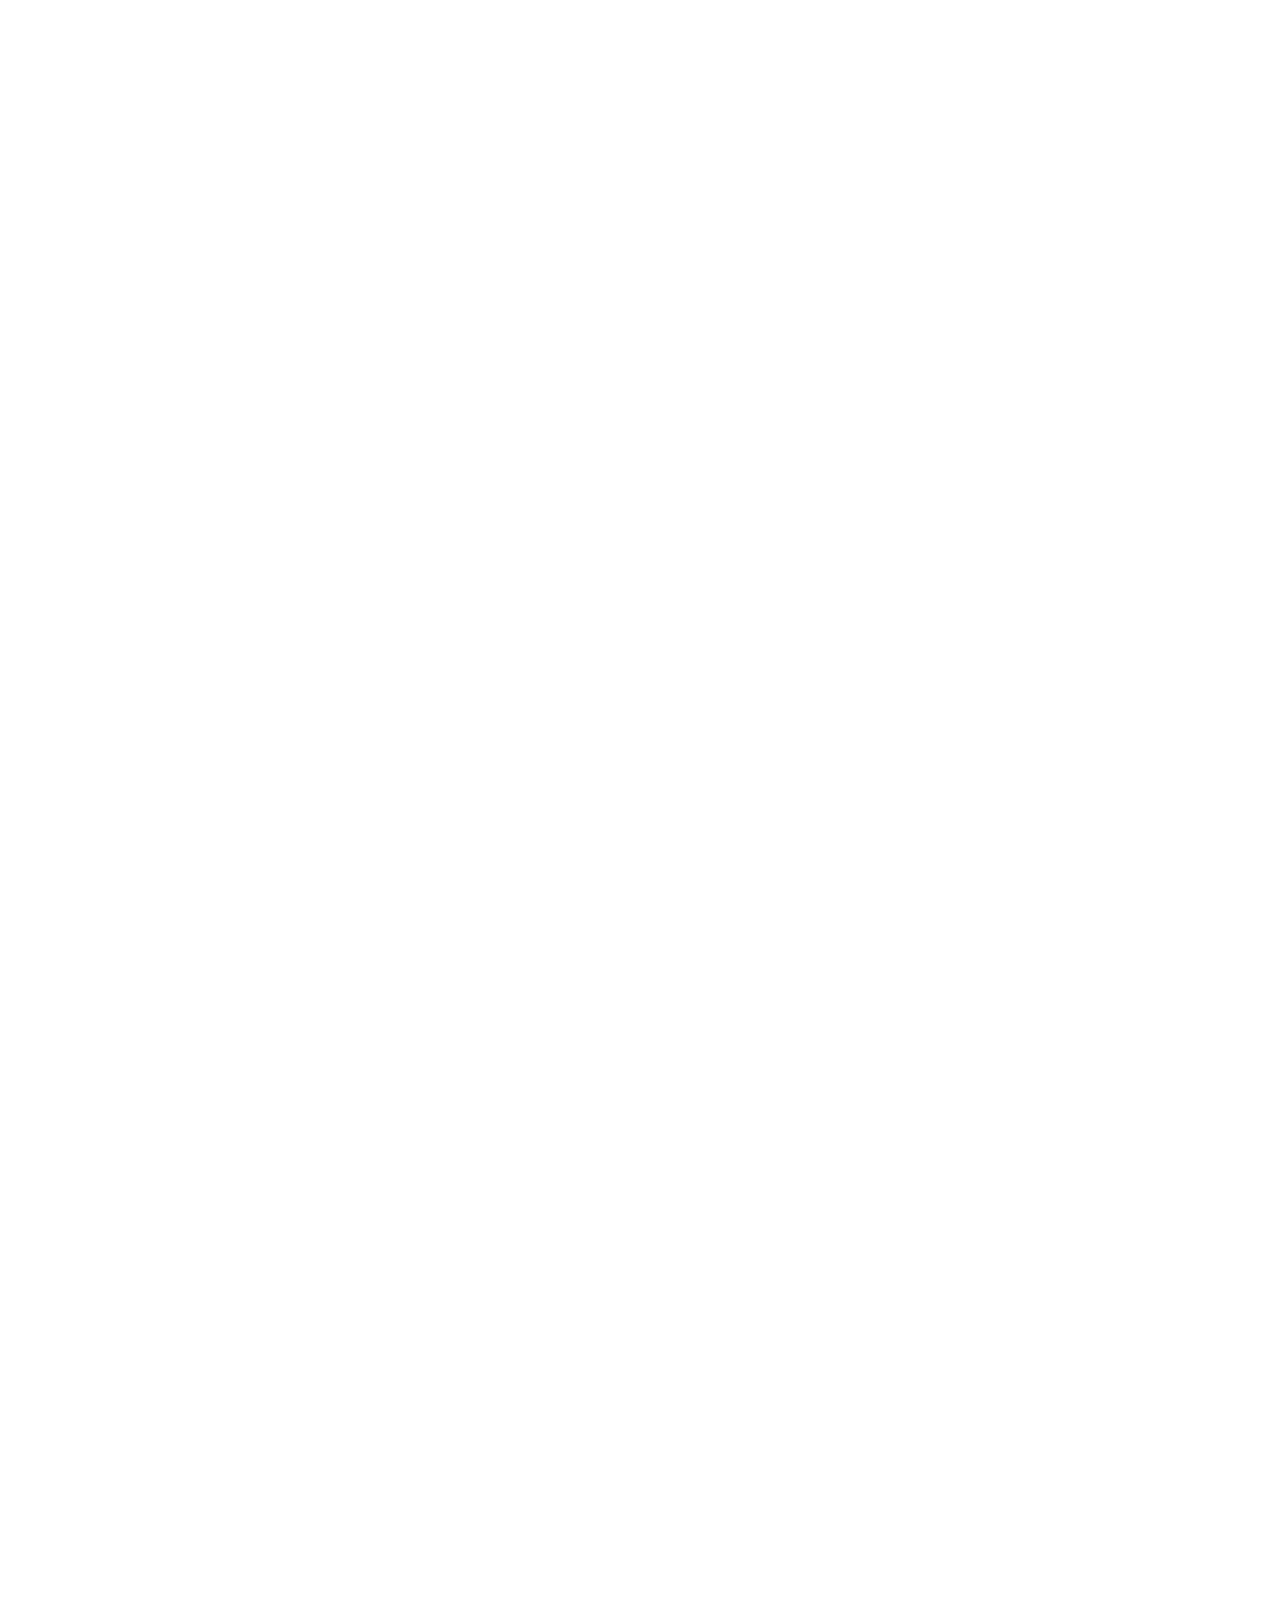
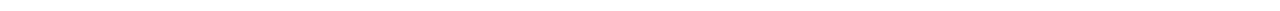
<file: page4.html>
<!DOCTYPE html>
<html  >
<head>
  <!-- Site made with Mobirise Website Builder v5.9.17, https://mobirise.com -->
  <meta charset="UTF-8">
  <meta http-equiv="X-UA-Compatible" content="IE=edge">
  <meta name="generator" content="Mobirise v5.9.17, mobirise.com">
  <meta name="viewport" content="width=device-width, initial-scale=1, minimum-scale=1">
  <link rel="shortcut icon" href="assets/images/logo5.png" type="image/x-icon">
  <meta name="description" content="">
  
  
  <title>detail-4</title>
  <link rel="stylesheet" href="assets/bootstrap/css/bootstrap.min.css">
  <link rel="stylesheet" href="assets/bootstrap/css/bootstrap-grid.min.css">
  <link rel="stylesheet" href="assets/bootstrap/css/bootstrap-reboot.min.css">
  <link rel="stylesheet" href="assets/animatecss/animate.css">
  <link rel="stylesheet" href="assets/theme/css/style.css">
  <link rel="preload" href="https://fonts.googleapis.com/css?family=Inter+Tight:100,200,300,400,500,600,700,800,900,100i,200i,300i,400i,500i,600i,700i,800i,900i&display=swap" as="style" onload="this.onload=null;this.rel='stylesheet'">
  <noscript><link rel="stylesheet" href="https://fonts.googleapis.com/css?family=Inter+Tight:100,200,300,400,500,600,700,800,900,100i,200i,300i,400i,500i,600i,700i,800i,900i&display=swap"></noscript>
  <link rel="preload" as="style" href="assets/mobirise/css/mbr-additional.css?v=mPUfpU"><link rel="stylesheet" href="assets/mobirise/css/mbr-additional.css?v=mPUfpU" type="text/css">
  <link rel="stylesheet" href="https://cdnjs.cloudflare.com/ajax/libs/font-awesome/5.15.4/css/all.min.css">
  <style>
    .custom-button {
  position: fixed;
  top: 20px;
  right: 20px;
  z-index: 9999;
  padding: 15px;
  font-size: 50px;
  color: rgb(0, 0, 0);
  border: none;
  border-radius: 50%;
  cursor: pointer;
}

@media screen and (max-width: 768px) {
  .custom-button {
    font-size: 30px;
  }
}

  </style>
  
  
  
</head>
<body>
    <a href="index.html" class="custom-button">
        <i class="fas fa-times"></i> 
      </a>
  <section data-bs-version="5.1" class="image03 cid-u8O850CP5V" id="image04-2l">
    

    <div class="image-block m-auto">
        <img src="assets/images/d-3-2394x1347.png" alt="">
        
    </div>
</section>

<section data-bs-version="5.1" class="content5 cid-u8O851E3Av" id="content5-2m">
    
    <div class="container my-5">
        <div class="row justify-content-center">
            <div class="col-md-12 col-lg-10">
                
                <h4 class="mbr-section-subtitle mbr-fonts-style mb-4 display-5"><strong><em>Athaya &amp; Hedgar</em></strong></h4>
                <p class="mbr-text mbr-fonts-style display-7">In the thrill of adventure, hand in hand, we find our hearts beating as one. With every step we take into the unknown, our bond grows stronger, our love deeper. The world becomes our playground, and every moment spent exploring with you is a treasure beyond measure. Your laughter is the music that accompanies our journey, your smile the sunshine that lights our path. Together, we create memories that will last a lifetime, weaving our love story into the fabric of time. In your embrace, I find my home, my solace, my greatest adventure. Let's continue to chase the horizon, to seek new horizons, and to revel in the joy of being together, forever and always.<br></p>
            </div>
        </div>
    </div>
</section>

<section data-bs-version="5.1" class="image3 cid-u8O851Yr0t" id="image3-2n">
    

    
    

    <div class="container my-5">
        <div class="row justify-content-center">
            <div class="col-12 col-lg-11">
                <div class="image-wrapper">
                    <img src="assets/images/d-6-1800x2400.png" alt="">
                    <p class="mbr-description mbr-fonts-style mt-2 align-center display-4"></p>
                </div>
            </div>
        </div>
    </div>
</section>

<section data-bs-version="5.1" class="image3 cid-u8O852szbg" id="image3-2o">
    

    
    

    <div class="container my-5">
        <div class="row justify-content-center">
            <div class="col-12 col-lg-11">
                <div class="image-wrapper">
                    <img src="assets/images/d-9-1800x2400.png" alt="">
                    
                </div>
            </div>
        </div>
    </div>
</section>

<section data-bs-version="5.1" class="image3 cid-u8O852Ndqw" id="image3-2p">
    

    
    

    <div class="container my-5">
        <div class="row justify-content-center">
            <div class="col-12 col-lg-11">
                <div class="image-wrapper">
                    <img src="assets/images/d-2-2071x1165.png" alt="Mobirise Website Builder">
                    
                </div>
            </div>
        </div>
    </div>
</section>

<section data-bs-version="5.1" class="image3 cid-u8O8531cMF" id="image3-2q">
    

    
    

    <div class="container">
        <div class="row justify-content-center">
            <div class="col-12 col-lg-11">
                <div class="image-wrapper">
                    <img src="assets/images/d-7-1800x2400.png" alt="">
                    
                </div>
            </div>
        </div>
    </div>
</section><section class="display-7" style="padding: 0;align-items: center;justify-content: center;flex-wrap: wrap;    align-content: center;display: flex;position: relative;height: 4rem;"><a href="https://mobiri.se/3170379" style="flex: 1 1;height: 4rem;position: absolute;width: 100%;z-index: 1;"><img alt="" style="height: 4rem;" src="[data-uri]"></a><p style="margin: 0;text-align: center;" class="display-7">&#8204;</p><a style="z-index:1" href="https://mobirise.com/html-builder.html">HTML Builder</a></section><script src="assets/bootstrap/js/bootstrap.bundle.min.js"></script>  <script src="assets/smoothscroll/smooth-scroll.js"></script>  <script src="assets/ytplayer/index.js"></script>  <script src="assets/theme/js/script.js"></script>  
  
  
  <input name="animation" type="hidden">
  </body>
</html>
</file>
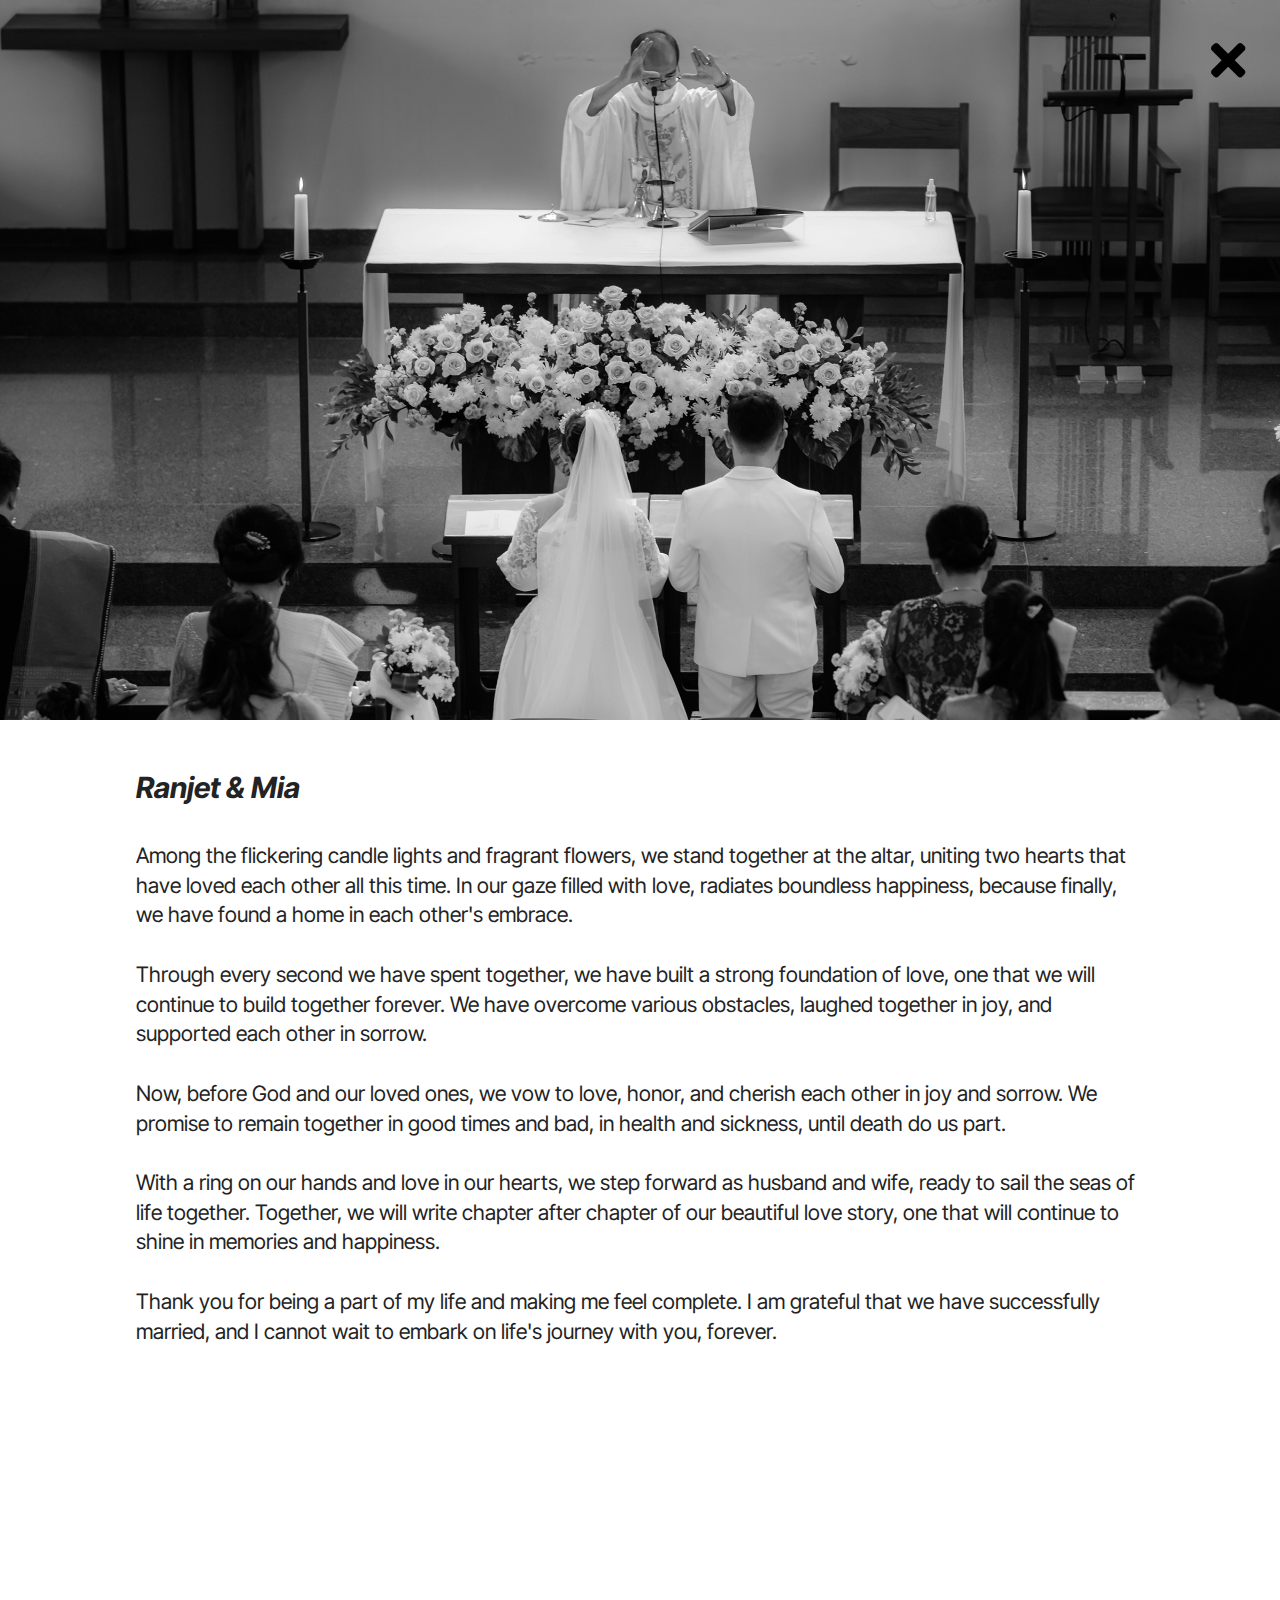
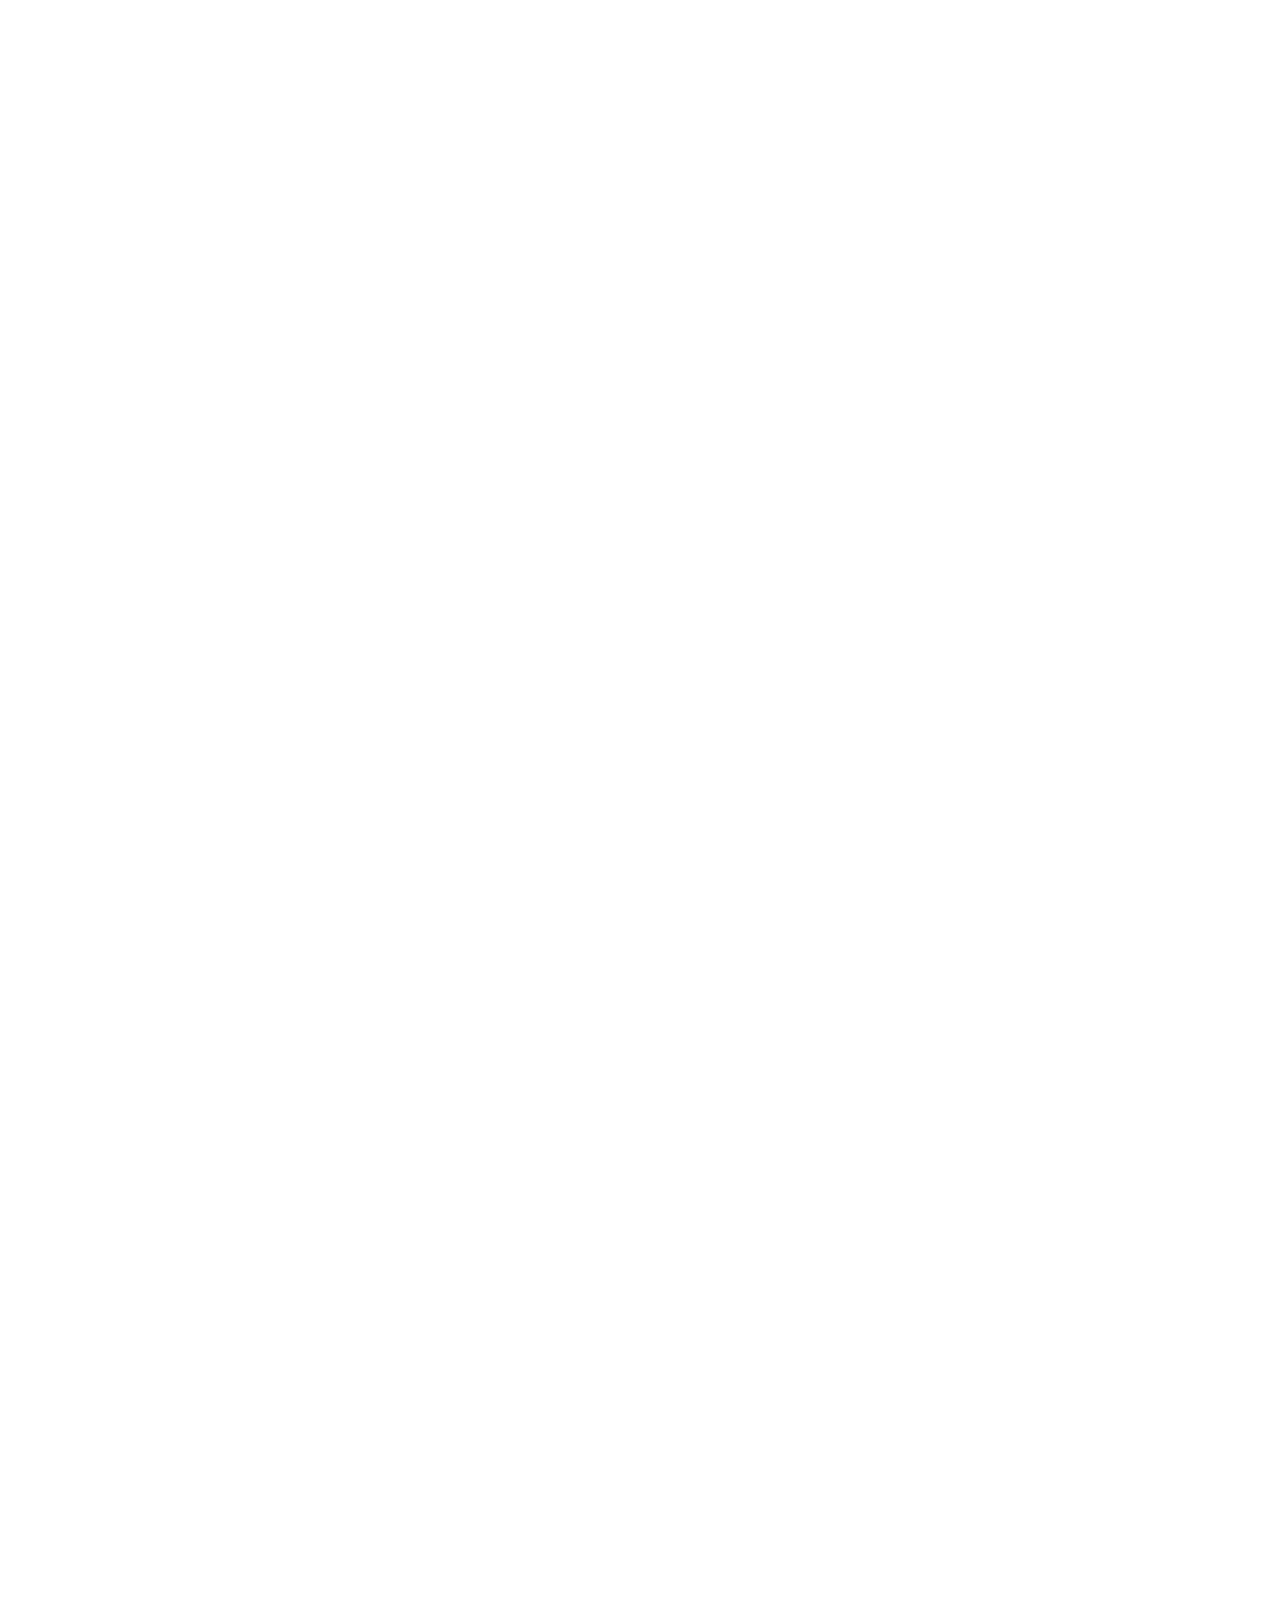
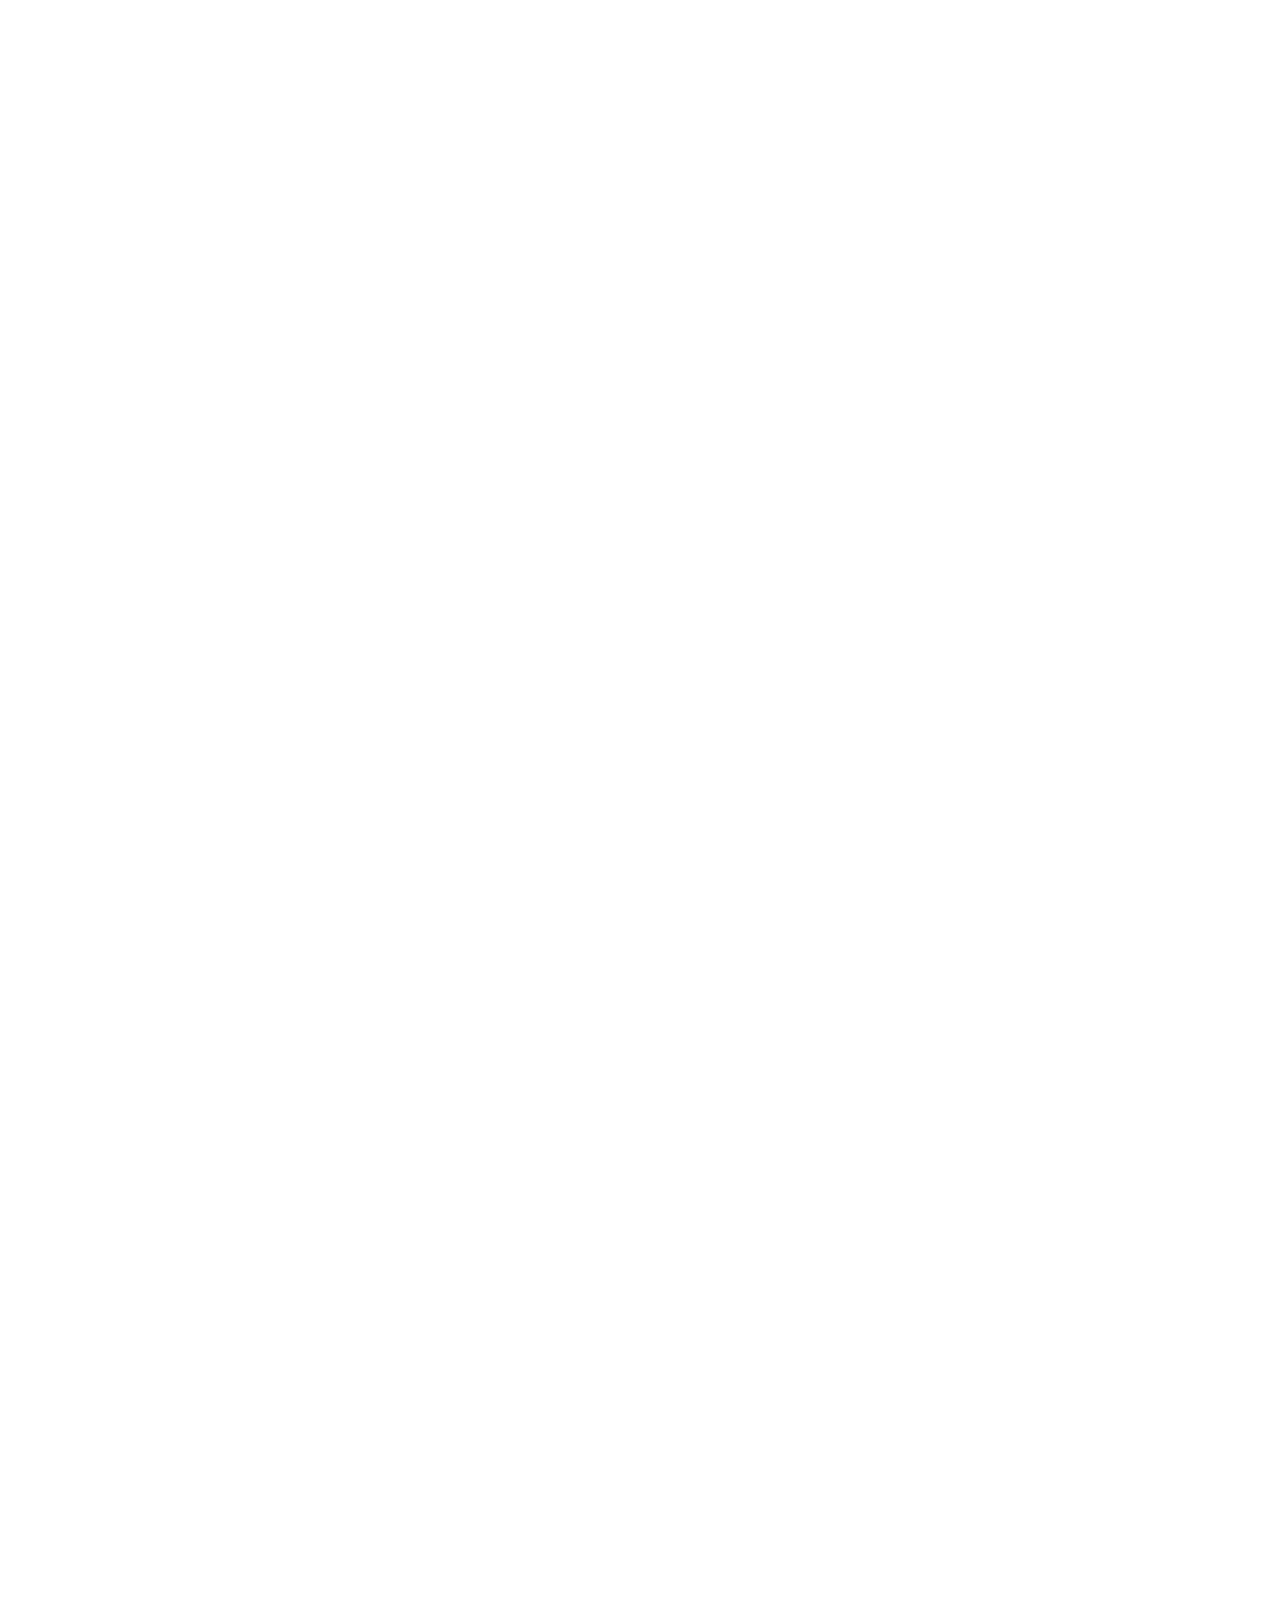
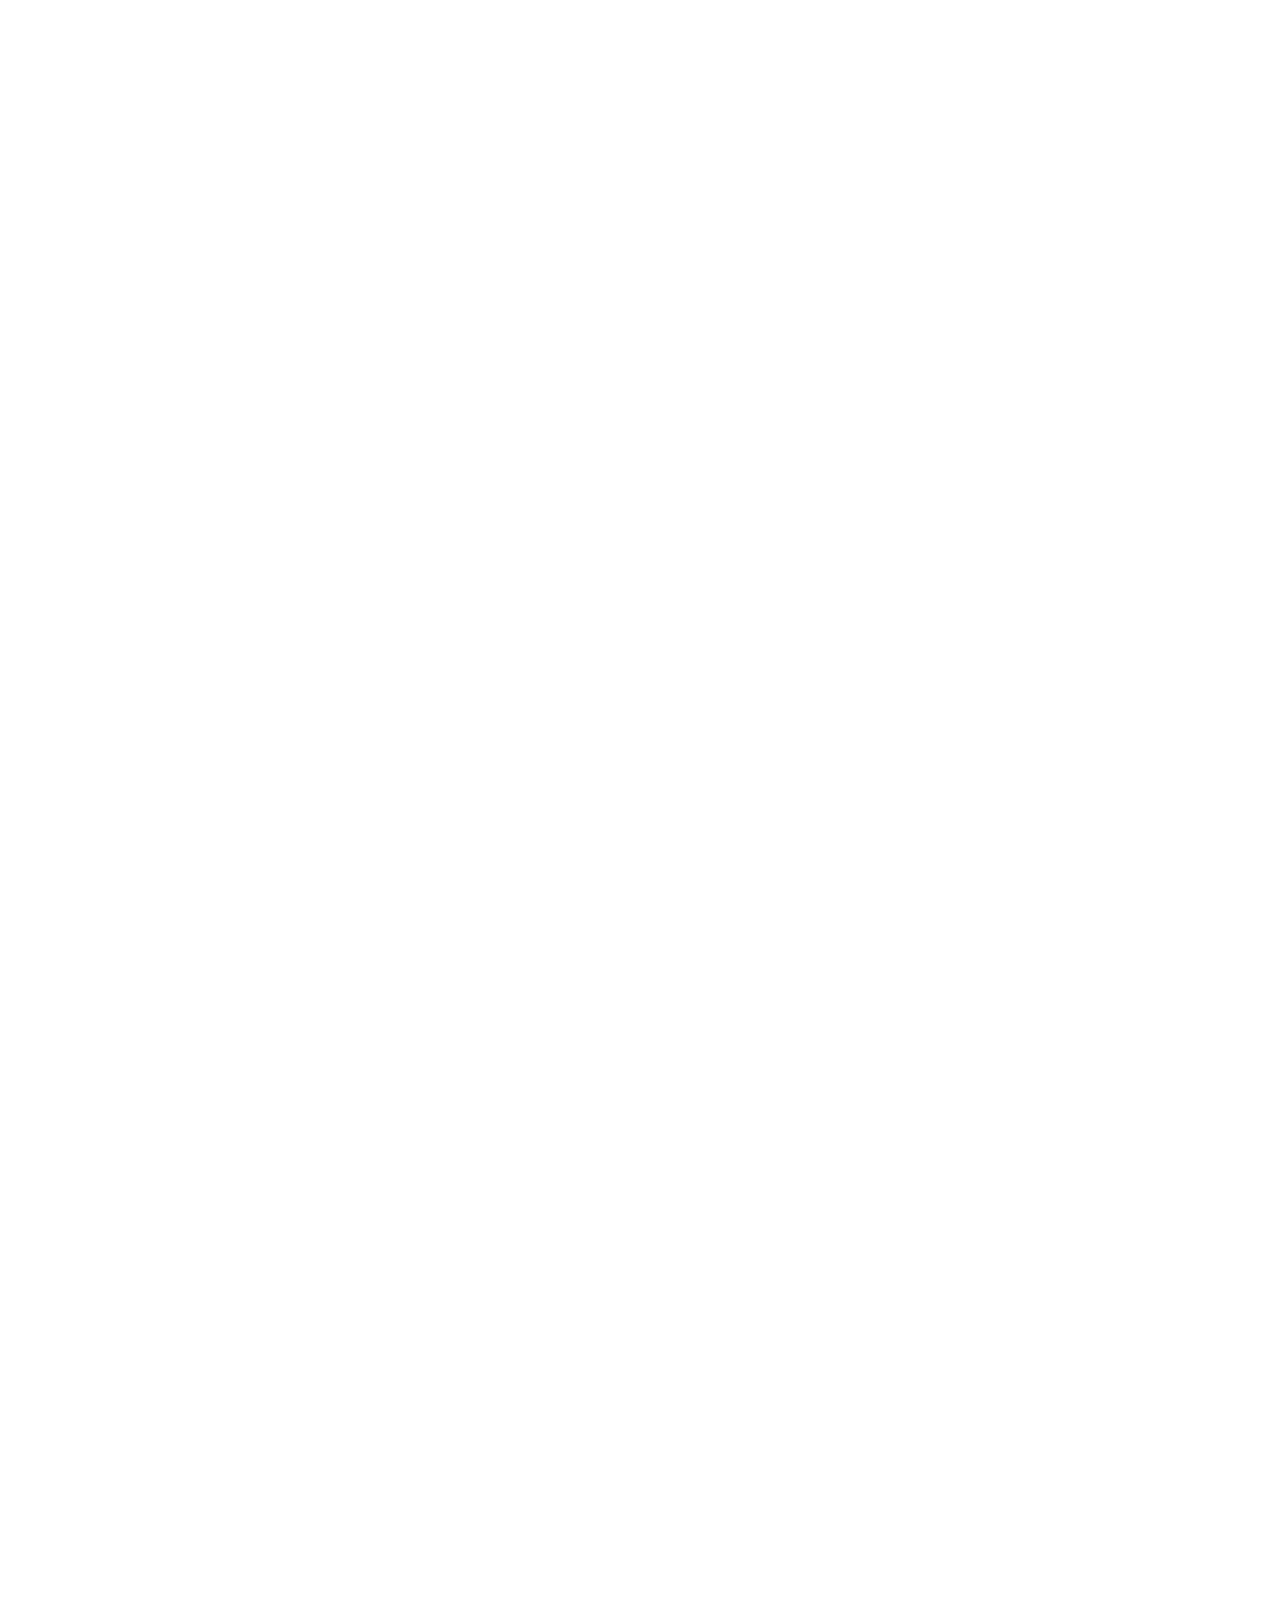
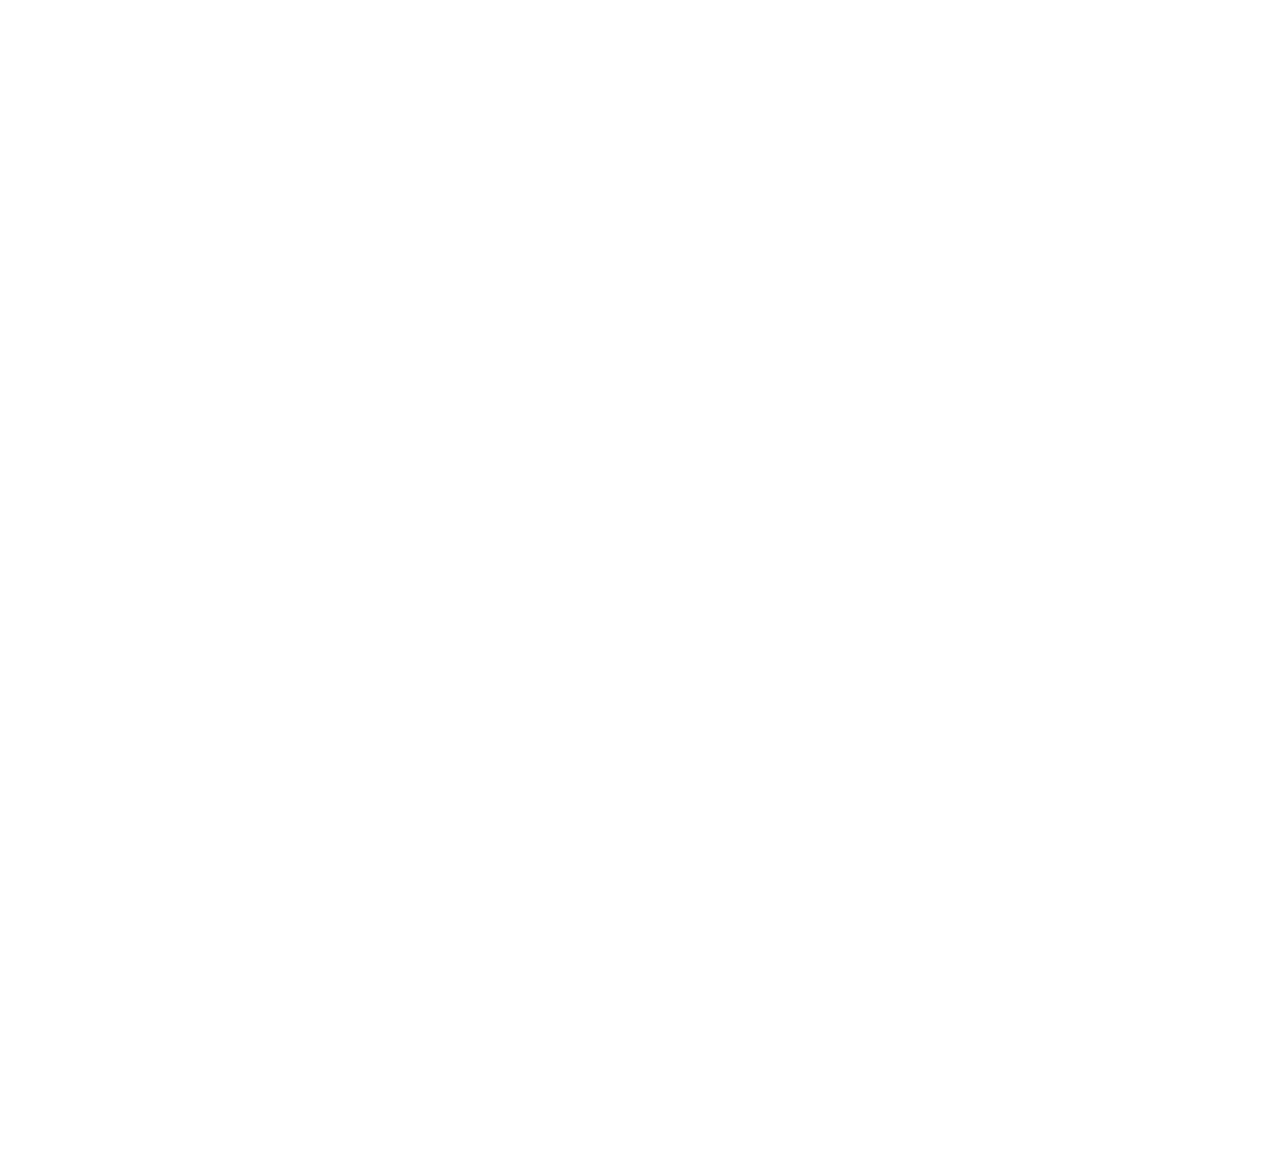
<file: page5.html>
<!DOCTYPE html>
<html>

<head>
    <!-- Site made with Mobirise Website Builder v5.9.17, https://mobirise.com -->
    <meta charset="UTF-8">
    <meta http-equiv="X-UA-Compatible" content="IE=edge">
    <meta name="generator" content="Mobirise v5.9.17, mobirise.com">
    <meta name="viewport" content="width=device-width, initial-scale=1, minimum-scale=1">
    <link rel="shortcut icon" href="assets/images/logo5.png" type="image/x-icon">
    <meta name="description" content="">


    <title>detail-5</title>
    <link rel="stylesheet" href="assets/bootstrap/css/bootstrap.min.css">
    <link rel="stylesheet" href="assets/bootstrap/css/bootstrap-grid.min.css">
    <link rel="stylesheet" href="assets/bootstrap/css/bootstrap-reboot.min.css">
    <link rel="stylesheet" href="assets/animatecss/animate.css">
    <link rel="stylesheet" href="assets/theme/css/style.css">
    <link rel="preload"
        href="https://fonts.googleapis.com/css?family=Inter+Tight:100,200,300,400,500,600,700,800,900,100i,200i,300i,400i,500i,600i,700i,800i,900i&display=swap"
        as="style" onload="this.onload=null;this.rel='stylesheet'">
    <noscript>
        <link rel="stylesheet"
            href="https://fonts.googleapis.com/css?family=Inter+Tight:100,200,300,400,500,600,700,800,900,100i,200i,300i,400i,500i,600i,700i,800i,900i&display=swap">
    </noscript>
    <link rel="preload" as="style" href="assets/mobirise/css/mbr-additional.css?v=PCqymz">
    <link rel="stylesheet" href="assets/mobirise/css/mbr-additional.css?v=PCqymz" type="text/css">
    <link rel="stylesheet" href="https://cdnjs.cloudflare.com/ajax/libs/font-awesome/5.15.4/css/all.min.css">
    <style>
        .custom-button {
            position: fixed;
            top: 20px;
            right: 20px;
            z-index: 9999;
            padding: 15px;
            font-size: 50px;
            color: rgb(0, 0, 0);
            border: none;
            border-radius: 50%;
            cursor: pointer;
        }

        @media screen and (max-width: 768px) {
            .custom-button {
                font-size: 30px;
            }
        }
    </style>



</head>

<body>
    <a href="index.html" class="custom-button">
        <i class="fas fa-times"></i>
    </a>
    <section data-bs-version="5.1" class="image03 cid-u8O9lYJNCZ" id="image04-2r">


        <div class="image-block m-auto">
            <img src="assets/images/e-25-2394x1347.png" class="rounded-0">

        </div>
    </section>

    <section data-bs-version="5.1" class="content5 cid-u8O9m0B72E" id="content5-2s">

        <div class="container my-5">
            <div class="row justify-content-center">
                <div class="col-md-12 col-lg-10">

                    <h4 class="mbr-section-subtitle mbr-fonts-style mb-4 display-5"><strong><em>Ranjet &amp;
                                Mia</em></strong></h4>
                    <p class="mbr-text mbr-fonts-style display-7">Among the flickering candle lights and fragrant
                        flowers, we stand together at the altar, uniting two hearts that have loved each other all this
                        time. In our gaze filled with love, radiates boundless happiness, because finally, we have found
                        a home in each other's embrace.<br><br>Through every second we have spent together, we have
                        built a strong foundation of love, one that we will continue to build together forever. We have
                        overcome various obstacles, laughed together in joy, and supported each other in
                        sorrow.<br><br>Now, before God and our loved ones, we vow to love, honor, and cherish each other
                        in joy and sorrow. We promise to remain together in good times and bad, in health and sickness,
                        until death do us part.<br><br>With a ring on our hands and love in our hearts, we step forward
                        as husband and wife, ready to sail the seas of life together. Together, we will write chapter
                        after chapter of our beautiful love story, one that will continue to shine in memories and
                        happiness.<br><br>Thank you for being a part of my life and making me feel complete. I am
                        grateful that we have successfully married, and I cannot wait to embark on life's journey with
                        you, forever.<br></p>
                </div>
            </div>
        </div>
    </section>

    <section data-bs-version="5.1" class="image3 cid-u8O9m0PtXY" id="image3-2t">





        <div class="container my-5">
            <div class="row justify-content-center">
                <div class="col-12 col-lg-11">
                    <div class="image-wrapper">
                        <img src="assets/images/e-2-1800x2400.png" alt="">
                        <p class="mbr-description mbr-fonts-style mt-2 align-center display-4"></p>
                    </div>
                </div>
            </div>
        </div>
    </section>

    <section data-bs-version="5.1" class="image3 cid-u8O9m1eh3A" id="image3-2u">





        <div class="container my-5">
            <div class="row justify-content-center">
                <div class="col-12 col-lg-11">
                    <div class="image-wrapper">
                        <img src="assets/images/e-7-1800x2400.png" alt="">

                    </div>
                </div>
            </div>
        </div>
    </section>

    <section data-bs-version="5.1" class="image3 cid-u8O9m1x5T0" id="image3-2v">





        <div class="container my-5">
            <div class="row justify-content-center">
                <div class="col-12 col-lg-11">
                    <div class="image-wrapper">
                        <img src="assets/images/e-16-1800x2400.png" alt="Mobirise Website Builder">

                    </div>
                </div>
            </div>
        </div>
    </section>

    <section data-bs-version="5.1" class="image3 cid-u8O9m1JEY5" id="image3-2w">





        <div class="container my-5">
            <div class="row justify-content-center">
                <div class="col-12 col-lg-11">
                    <div class="image-wrapper">
                        <img src="assets/images/e-17-1800x2400.png" alt="">

                    </div>
                </div>
            </div>
        </div>
    </section>
    <script src="assets/bootstrap/js/bootstrap.bundle.min.js"></script>
    <script src="assets/smoothscroll/smooth-scroll.js"></script>
    <script src="assets/ytplayer/index.js"></script>
    <script src="assets/theme/js/script.js"></script>


    <input name="animation" type="hidden">
</body>

</html>
</file>
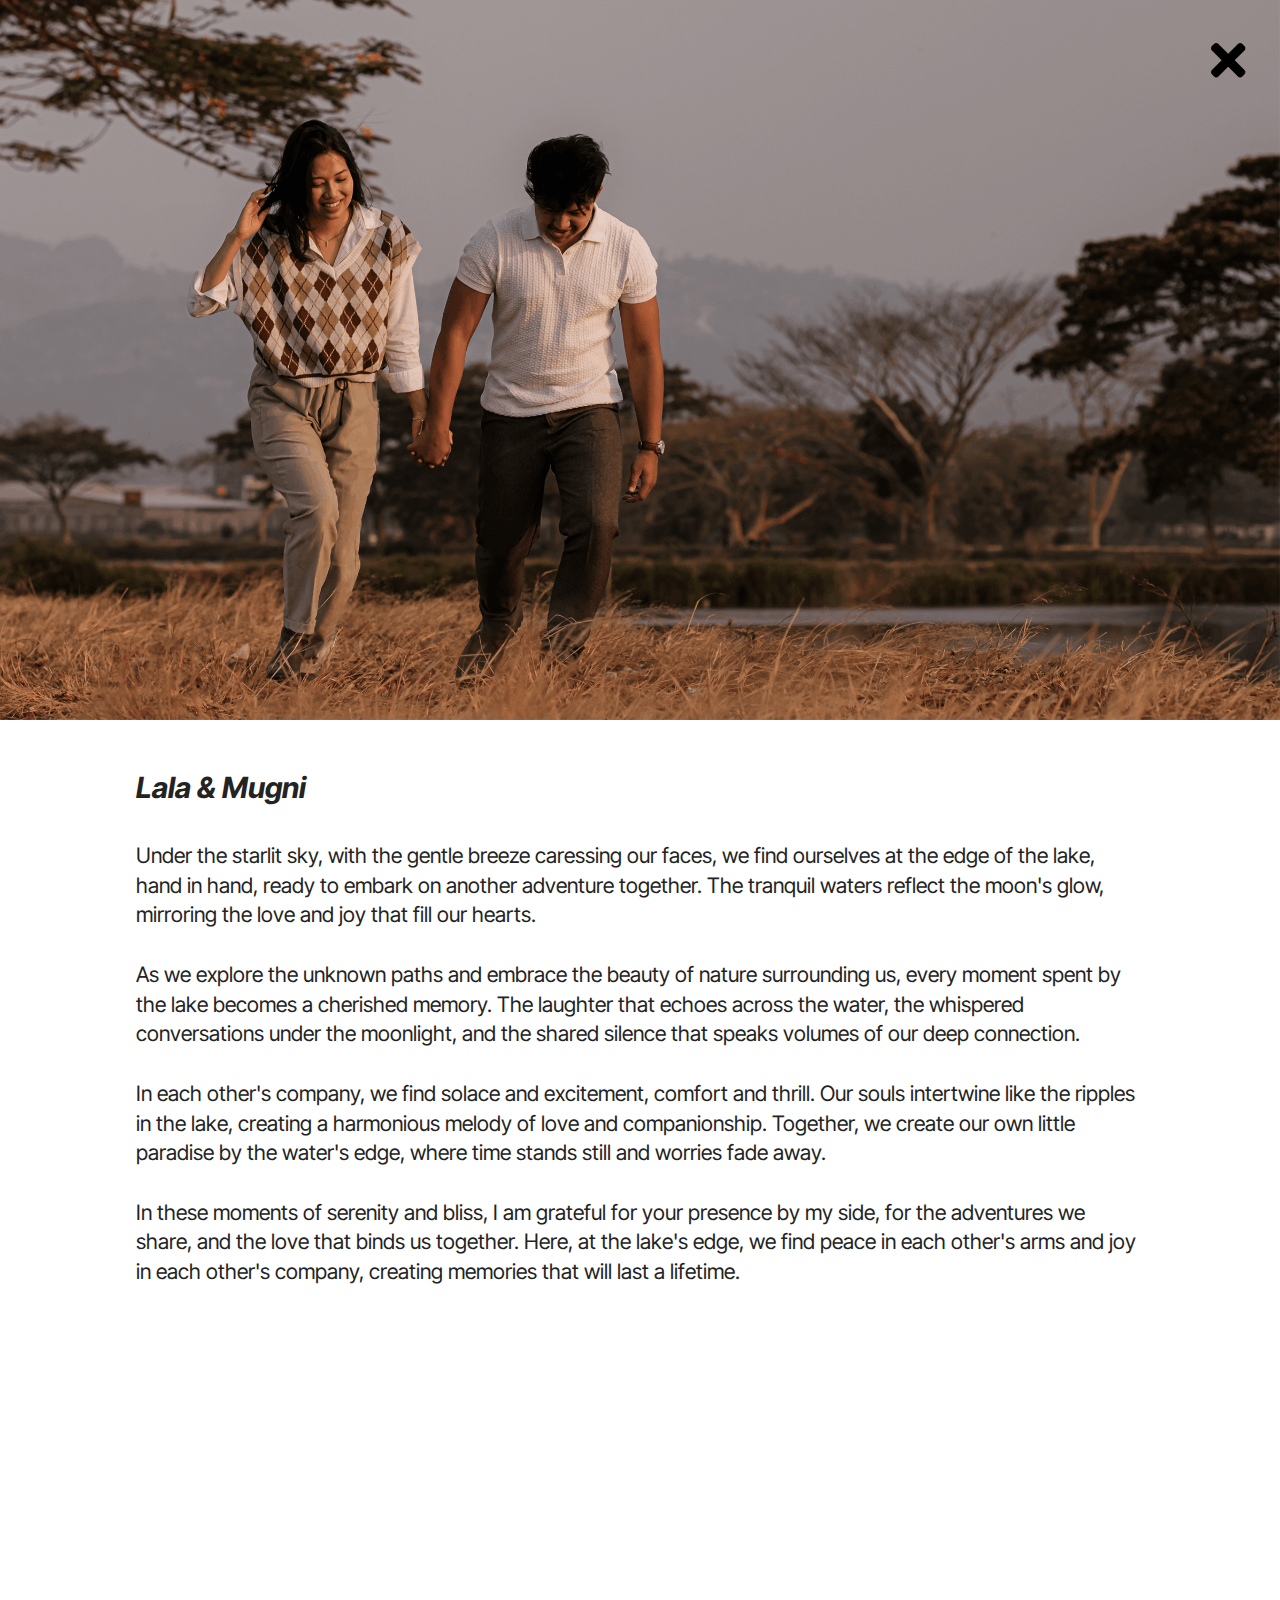
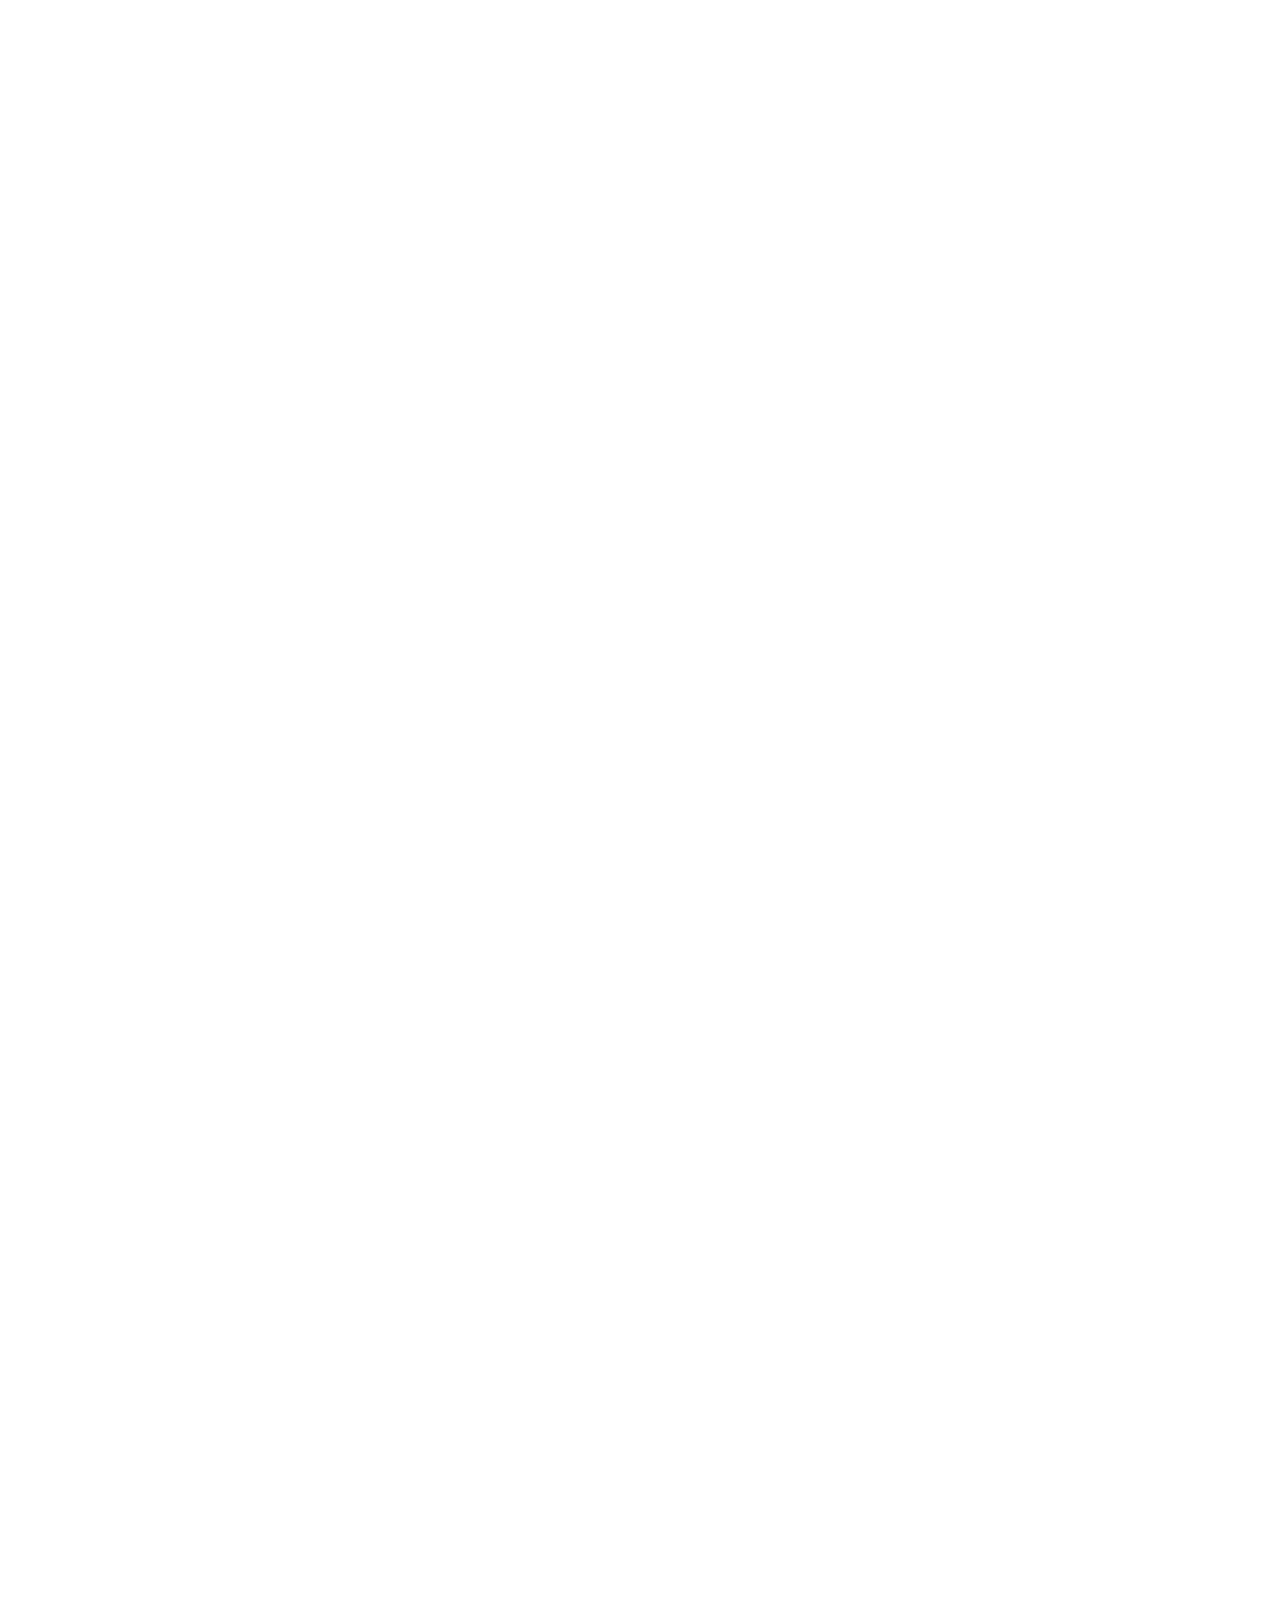
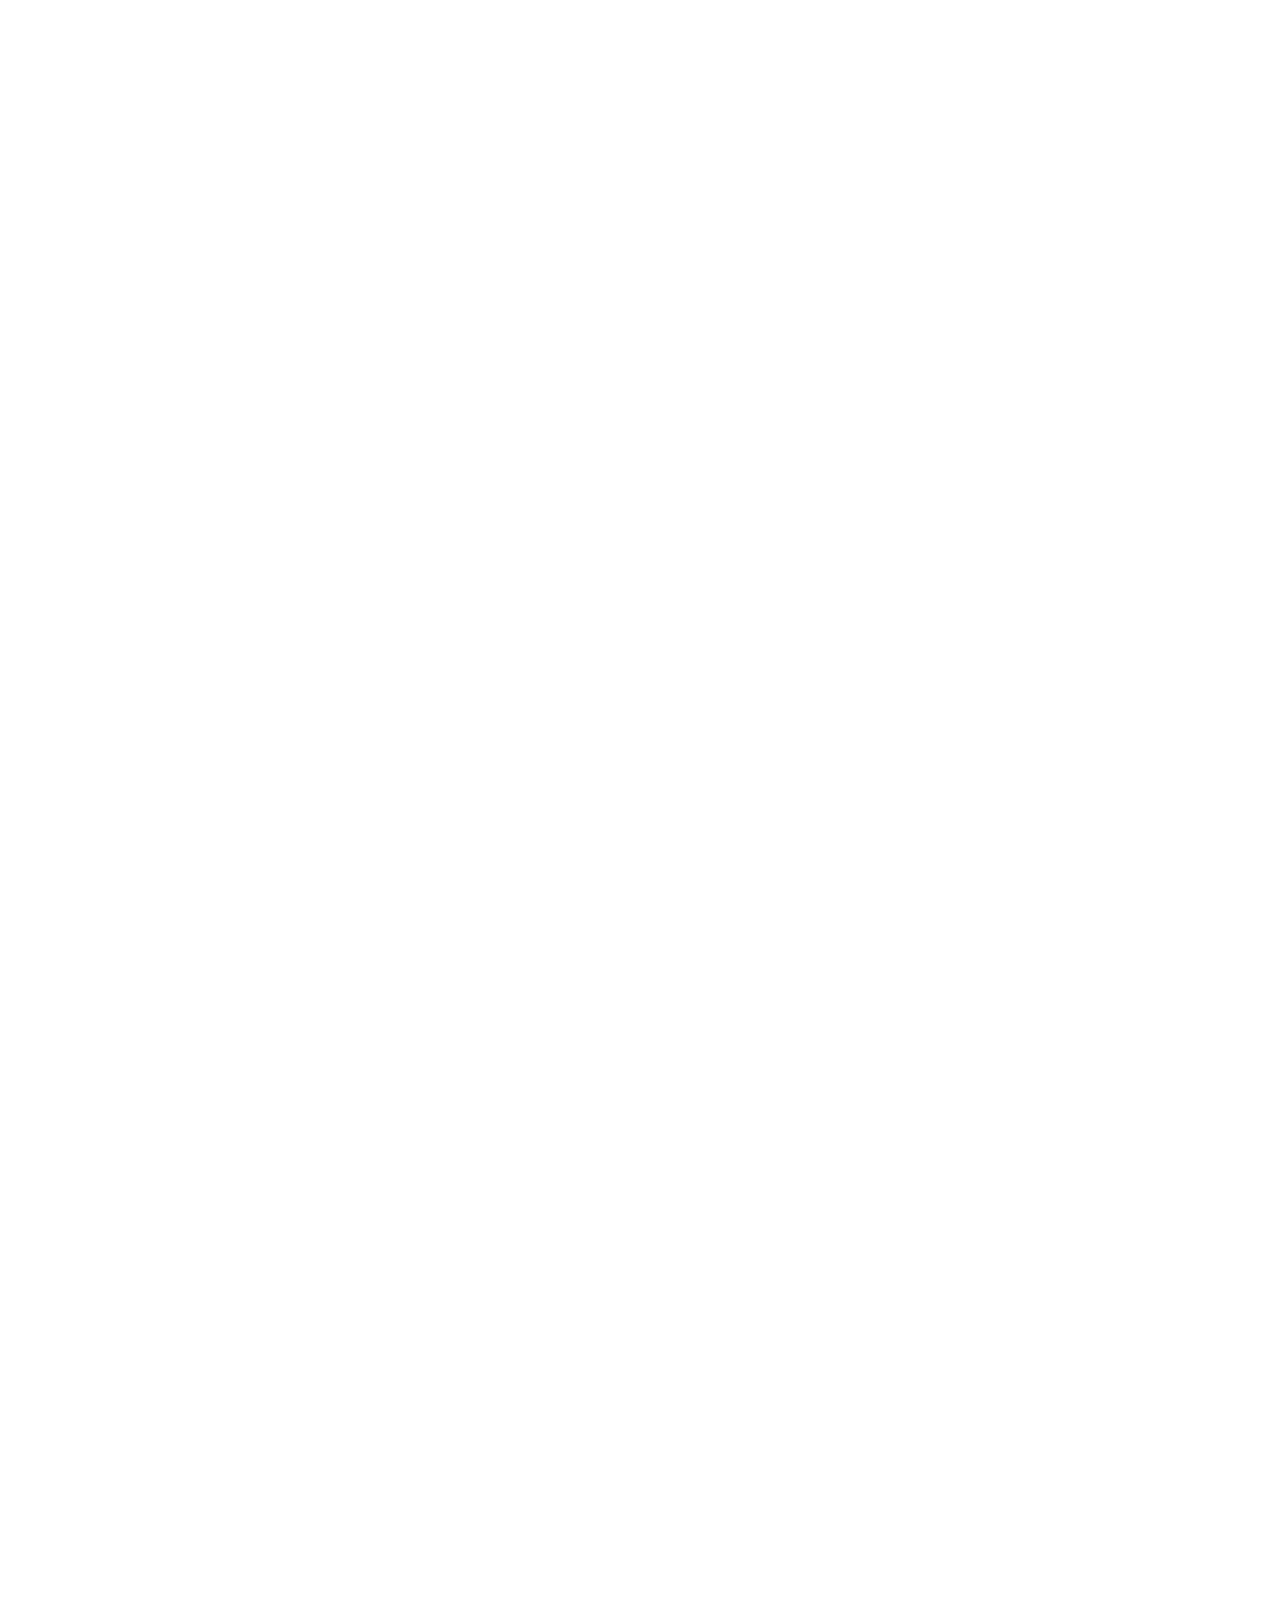
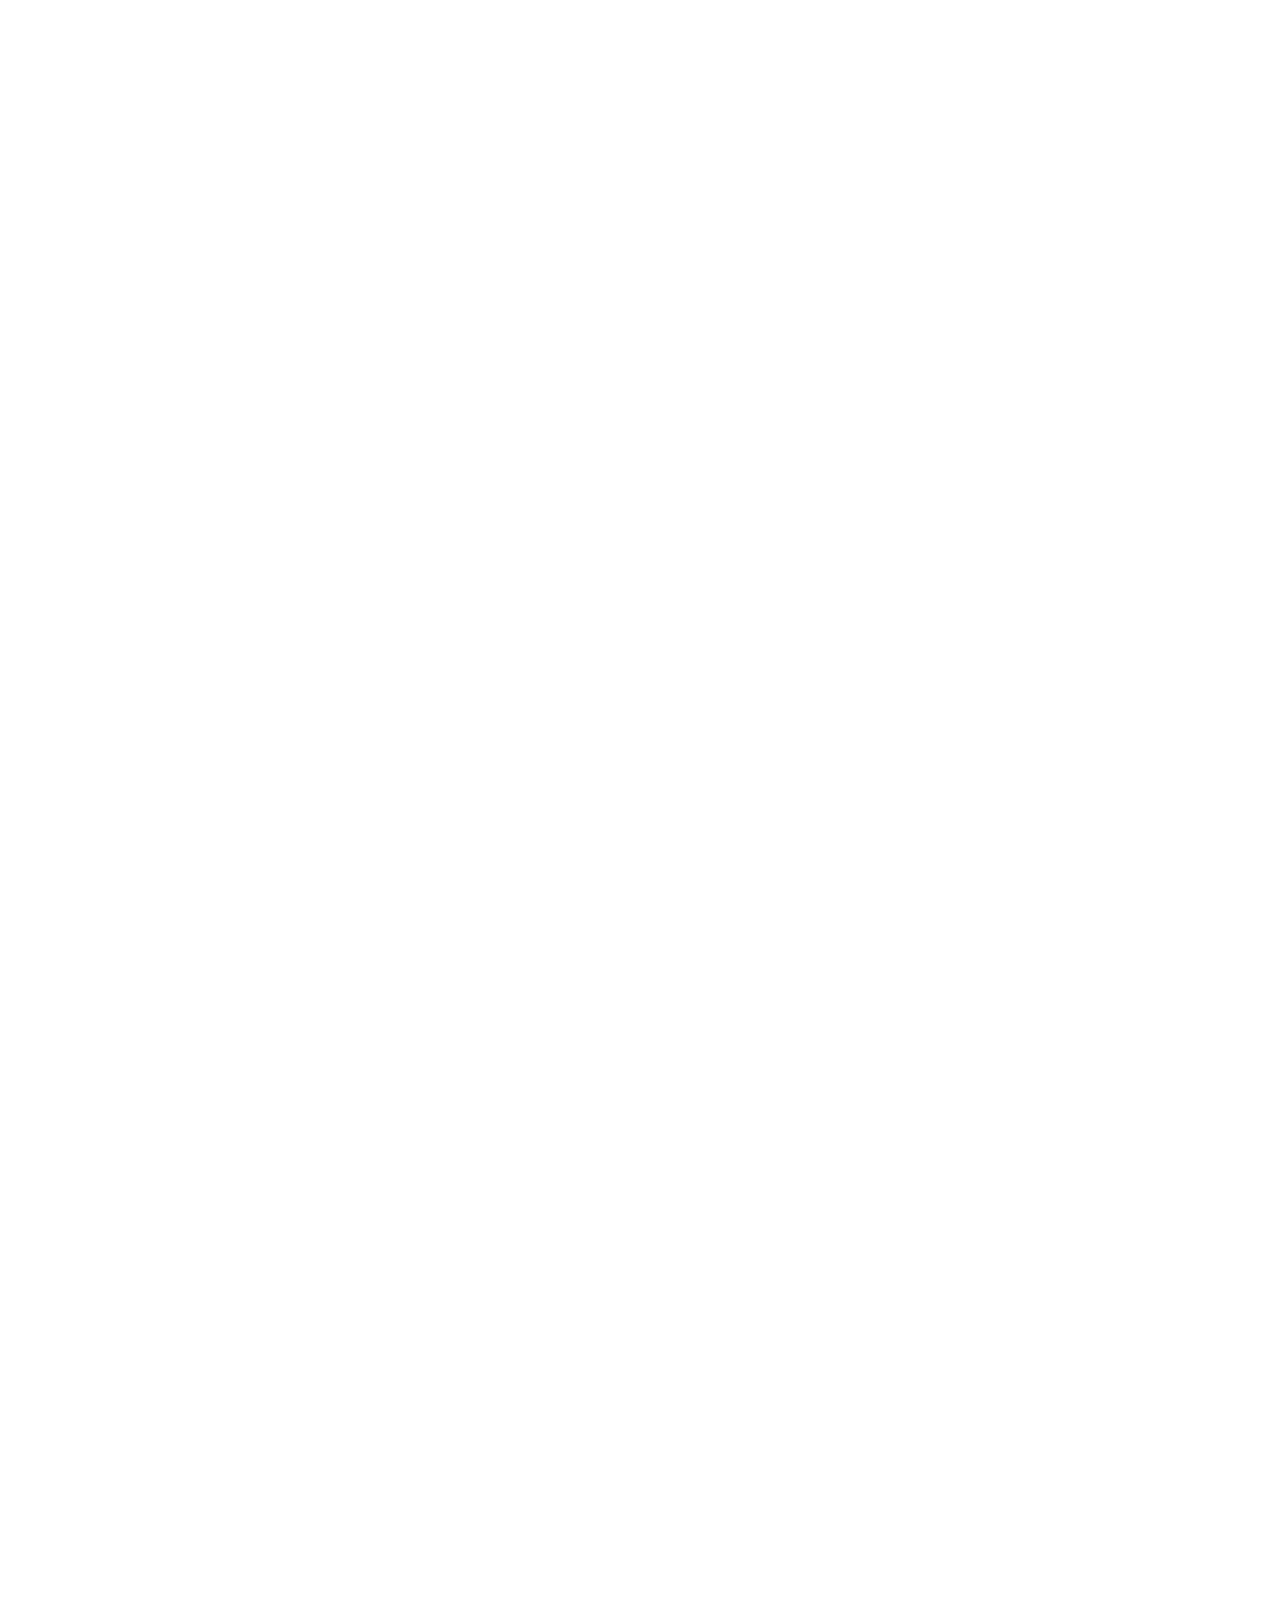
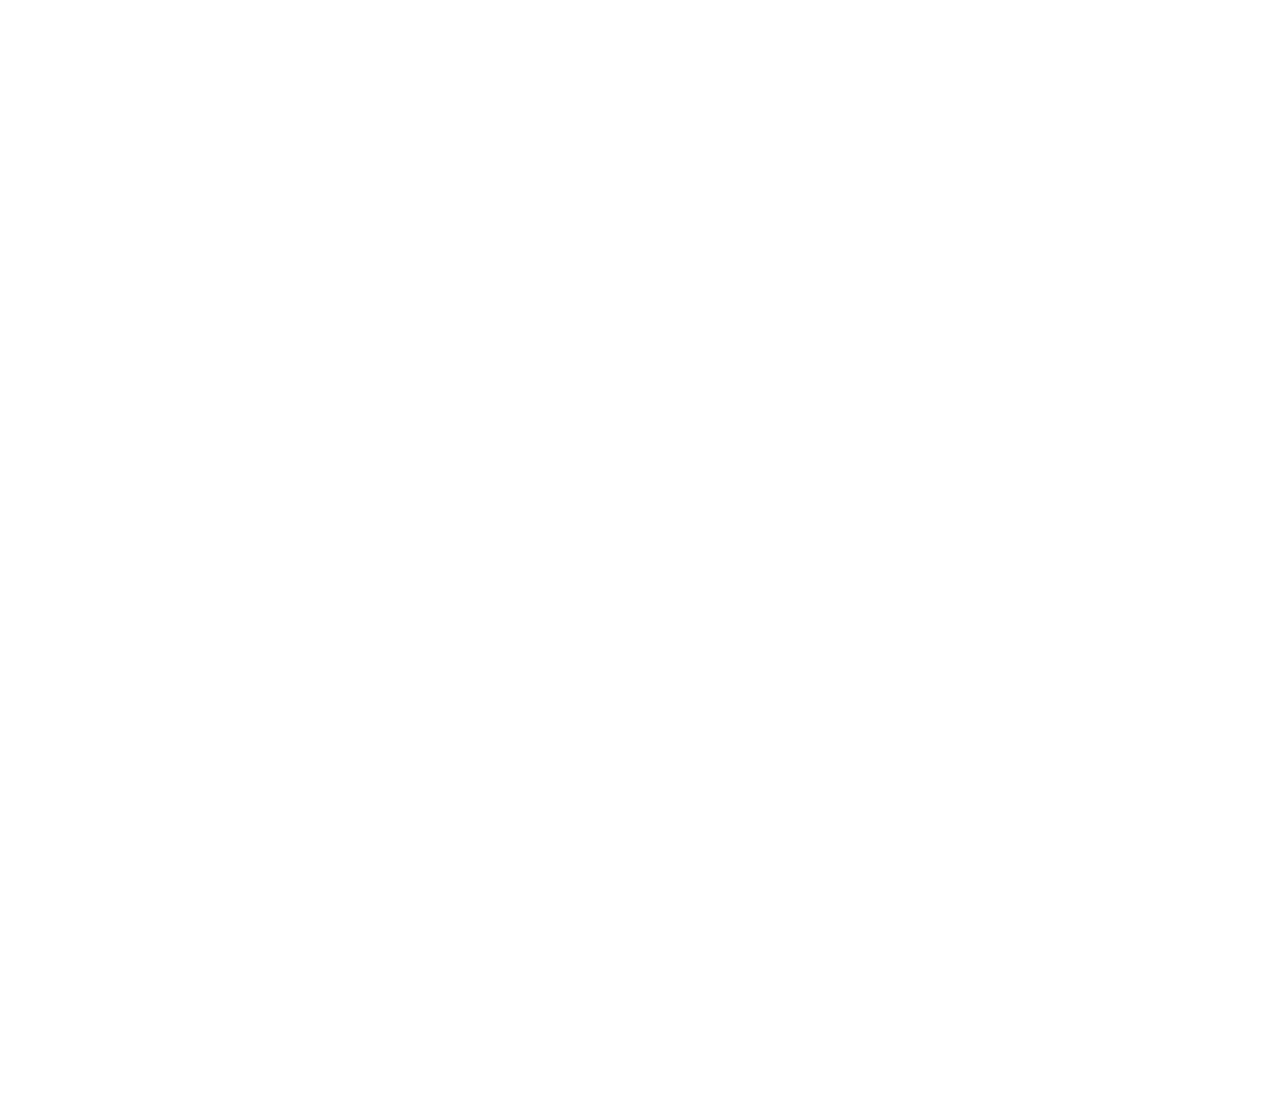
<file: page6.html>
<!DOCTYPE html>
<html>

<head>
    <!-- Site made with Mobirise Website Builder v5.9.17, https://mobirise.com -->
    <meta charset="UTF-8">
    <meta http-equiv="X-UA-Compatible" content="IE=edge">
    <meta name="generator" content="Mobirise v5.9.17, mobirise.com">
    <meta name="viewport" content="width=device-width, initial-scale=1, minimum-scale=1">
    <link rel="shortcut icon" href="assets/images/logo5.png" type="image/x-icon">
    <meta name="description" content="">


    <title>detail-6</title>
    <link rel="stylesheet" href="assets/bootstrap/css/bootstrap.min.css">
    <link rel="stylesheet" href="assets/bootstrap/css/bootstrap-grid.min.css">
    <link rel="stylesheet" href="assets/bootstrap/css/bootstrap-reboot.min.css">
    <link rel="stylesheet" href="assets/animatecss/animate.css">
    <link rel="stylesheet" href="assets/theme/css/style.css">
    <link rel="preload"
        href="https://fonts.googleapis.com/css?family=Inter+Tight:100,200,300,400,500,600,700,800,900,100i,200i,300i,400i,500i,600i,700i,800i,900i&display=swap"
        as="style" onload="this.onload=null;this.rel='stylesheet'">
    <noscript>
        <link rel="stylesheet"
            href="https://fonts.googleapis.com/css?family=Inter+Tight:100,200,300,400,500,600,700,800,900,100i,200i,300i,400i,500i,600i,700i,800i,900i&display=swap">
    </noscript>
    <link rel="preload" as="style" href="assets/mobirise/css/mbr-additional.css?v=5Kzlyt">
    <link rel="stylesheet" href="assets/mobirise/css/mbr-additional.css?v=5Kzlyt" type="text/css">
    <link rel="stylesheet" href="https://cdnjs.cloudflare.com/ajax/libs/font-awesome/5.15.4/css/all.min.css">
    <style>
        .custom-button {
            position: fixed;
            top: 20px;
            right: 20px;
            z-index: 9999;
            padding: 15px;
            font-size: 50px;
            color: rgb(0, 0, 0);
            border: none;
            border-radius: 50%;
            cursor: pointer;
        }

        @media screen and (max-width: 768px) {
            .custom-button {
                font-size: 30px;
            }
        }
    </style>



</head>

<body>
    <a href="index.html" class="custom-button">
        <i class="fas fa-times"></i>
    </a>
    <section data-bs-version="5.1" class="image03 cid-u8ObQF0ilV" id="image04-2x">


        <div class="image-block m-auto">
            <img src="assets/images/f-12-2394x1347.png" class="rounded-0">

        </div>
    </section>

    <section data-bs-version="5.1" class="content5 cid-u8ObQFZU4B" id="content5-2y">

        <div class="container my-5">
            <div class="row justify-content-center">
                <div class="col-md-12 col-lg-10">

                    <h4 class="mbr-section-subtitle mbr-fonts-style mb-4 display-5"><strong><em>Lala &amp;
                                Mugni</em></strong></h4>
                    <p class="mbr-text mbr-fonts-style display-7">Under the starlit sky, with the gentle breeze
                        caressing our faces, we find ourselves at the edge of the lake, hand in hand, ready to embark on
                        another adventure together. The tranquil waters reflect the moon's glow, mirroring the love and
                        joy that fill our hearts.<br><br>As we explore the unknown paths and embrace the beauty of
                        nature surrounding us, every moment spent by the lake becomes a cherished memory. The laughter
                        that echoes across the water, the whispered conversations under the moonlight, and the shared
                        silence that speaks volumes of our deep connection.<br><br>In each other's company, we find
                        solace and excitement, comfort and thrill. Our souls intertwine like the ripples in the lake,
                        creating a harmonious melody of love and companionship. Together, we create our own little
                        paradise by the water's edge, where time stands still and worries fade away.<br><br>In these
                        moments of serenity and bliss, I am grateful for your presence by my side, for the adventures we
                        share, and the love that binds us together. Here, at the lake's edge, we find peace in each
                        other's arms and joy in each other's company, creating memories that will last a
                        lifetime.<br><br></p>
                </div>
            </div>
        </div>
    </section>

    <section data-bs-version="5.1" class="image3 cid-u8ObQGk5pT" id="image3-2z">





        <div class="container my-5">
            <div class="row justify-content-center">
                <div class="col-12 col-lg-11">
                    <div class="image-wrapper">
                        <img src="assets/images/f-19-1800x2400.png" alt="">
                        <p class="mbr-description mbr-fonts-style mt-2 align-center display-4"></p>
                    </div>
                </div>
            </div>
        </div>
    </section>

    <section data-bs-version="5.1" class="image3 cid-u8ObQGMOnP" id="image3-30">





        <div class="container my-5">
            <div class="row justify-content-center">
                <div class="col-12 col-lg-11">
                    <div class="image-wrapper">
                        <img src="assets/images/f-17-1800x2400.png" alt="">

                    </div>
                </div>
            </div>
        </div>
    </section>

    <section data-bs-version="5.1" class="image3 cid-u8ObQH5Rgt" id="image3-31">





        <div class="container my-5">
            <div class="row justify-content-center">
                <div class="col-12 col-lg-11">
                    <div class="image-wrapper">
                        <img src="assets/images/f-3-1800x2400.png" alt="">

                    </div>
                </div>
            </div>
        </div>
    </section>

    <section data-bs-version="5.1" class="image3 cid-u8ObQHkMDz" id="image3-32">





        <div class="container my-5">
            <div class="row justify-content-center">
                <div class="col-12 col-lg-11">
                    <div class="image-wrapper">
                        <img src="assets/images/f-13-1800x2400.png" alt="">

                    </div>
                </div>
            </div>
        </div>
    </section>
    <script src="assets/bootstrap/js/bootstrap.bundle.min.js"></script>
    <script src="assets/smoothscroll/smooth-scroll.js"></script>
    <script src="assets/ytplayer/index.js"></script>
    <script src="assets/theme/js/script.js"></script>


    <input name="animation" type="hidden">
</body>

</html>
</file>
<file: assets/theme/css/style.css>
@charset "UTF-8";
section {
  background-color: #ffffff;
}

body {
  font-style: normal;
  line-height: 1.5;
  font-weight: 400;
  color: #232323;
  position: relative;
}

button {
  background-color: transparent;
  border-color: transparent;
}

.embla__button,
.carousel-control {
  background-color: #edefea !important;
  opacity: 0.8 !important;
  color: #464845 !important;
  border-color: #edefea !important;
}

.carousel .close,
.modalWindow .close {
  background-color: #edefea !important;
  color: #464845 !important;
  border-color: #edefea !important;
  opacity: 0.8 !important;
}

.carousel .close:hover,
.modalWindow .close:hover {
  opacity: 1 !important;
}

.carousel-indicators li {
  background-color: #edefea !important;
  border: 2px solid #464845 !important;
}

.carousel-indicators li:hover,
.carousel-indicators li:active {
  opacity: 0.8 !important;
}

.embla__button:hover,
.carousel-control:hover {
  background-color: #edefea !important;
  opacity: 1 !important;
}

.modalWindow-video-container {
  height: 80%;
}

section,
.container,
.container-fluid {
  position: relative;
  word-wrap: break-word;
}

a.mbr-iconfont:hover {
  text-decoration: none;
}

.article .lead p,
.article .lead ul,
.article .lead ol,
.article .lead pre,
.article .lead blockquote {
  margin-bottom: 0;
}

a {
  font-style: normal;
  font-weight: 400;
  cursor: pointer;
}
a, a:hover {
  text-decoration: none;
}

.mbr-section-title {
  font-style: normal;
  line-height: 1.3;
}

.mbr-section-subtitle {
  line-height: 1.3;
}

.mbr-text {
  font-style: normal;
  line-height: 1.7;
}

h1,
h2,
h3,
h4,
h5,
h6,
.display-1,
.display-2,
.display-4,
.display-5,
.display-7,
span,
p,
a {
  line-height: 1;
  word-break: break-word;
  word-wrap: break-word;
  font-weight: 400;
}

b,
strong {
  font-weight: bold;
}

input:-webkit-autofill, input:-webkit-autofill:hover, input:-webkit-autofill:focus, input:-webkit-autofill:active {
  transition-delay: 9999s;
  -webkit-transition-property: background-color, color;
  transition-property: background-color, color;
}

textarea[type=hidden] {
  display: none;
}

section {
  background-position: 50% 50%;
  background-repeat: no-repeat;
  background-size: cover;
}
section .mbr-background-video,
section .mbr-background-video-preview {
  position: absolute;
  bottom: 0;
  left: 0;
  right: 0;
  top: 0;
}

.hidden {
  visibility: hidden;
}

.mbr-z-index20 {
  z-index: 20;
}

/*! Base colors */
.mbr-white {
  color: #ffffff;
}

.mbr-black {
  color: #111111;
}

.mbr-bg-white {
  background-color: #ffffff;
}

.mbr-bg-black {
  background-color: #000000;
}

/*! Text-aligns */
.align-left {
  text-align: left;
}

.align-center {
  text-align: center;
}

.align-right {
  text-align: right;
}

/*! Font-weight  */
.mbr-light {
  font-weight: 300;
}

.mbr-regular {
  font-weight: 400;
}

.mbr-semibold {
  font-weight: 500;
}

.mbr-bold {
  font-weight: 700;
}

/*! Media  */
.media-content {
  flex-basis: 100%;
}

.media-container-row {
  display: flex;
  flex-direction: row;
  flex-wrap: wrap;
  justify-content: center;
  align-content: center;
  align-items: start;
}
.media-container-row .media-size-item {
  width: 400px;
}

.media-container-column {
  display: flex;
  flex-direction: column;
  flex-wrap: wrap;
  justify-content: center;
  align-content: center;
  align-items: stretch;
}
.media-container-column > * {
  width: 100%;
}

@media (min-width: 992px) {
  .media-container-row {
    flex-wrap: nowrap;
  }
}
figure {
  margin-bottom: 0;
  overflow: hidden;
}

figure[mbr-media-size] {
  transition: width 0.1s;
}

img,
iframe {
  display: block;
  width: 100%;
}

.card {
  background-color: transparent;
  border: none;
}

.card-box {
  width: 100%;
}

.card-img {
  text-align: center;
  flex-shrink: 0;
  -webkit-flex-shrink: 0;
}

.media {
  max-width: 100%;
  margin: 0 auto;
}

.mbr-figure {
  align-self: center;
}

.media-container > div {
  max-width: 100%;
}

.mbr-figure img,
.card-img img {
  width: 100%;
}

@media (max-width: 991px) {
  .media-size-item {
    width: auto !important;
  }
  .media {
    width: auto;
  }
  .mbr-figure {
    width: 100% !important;
  }
}
/*! Buttons */
.mbr-section-btn {
  margin-left: -0.6rem;
  margin-right: -0.6rem;
  font-size: 0;
}

.btn {
  font-weight: 600;
  border-width: 1px;
  font-style: normal;
  margin: 0.6rem 0.6rem;
  white-space: normal;
  transition: all 0.2s ease-in-out;
  display: inline-flex;
  align-items: center;
  justify-content: center;
  word-break: break-word;
}

.btn-sm {
  font-weight: 600;
  letter-spacing: 0px;
  transition: all 0.3s ease-in-out;
}

.btn-md {
  font-weight: 600;
  letter-spacing: 0px;
  transition: all 0.3s ease-in-out;
}

.btn-lg {
  font-weight: 600;
  letter-spacing: 0px;
  transition: all 0.3s ease-in-out;
}

.btn-form {
  margin: 0;
}
.btn-form:hover {
  cursor: pointer;
}

nav .mbr-section-btn {
  margin-left: 0rem;
  margin-right: 0rem;
}

/*! Btn icon margin */
.btn .mbr-iconfont,
.btn.btn-sm .mbr-iconfont {
  order: 1;
  cursor: pointer;
  margin-left: 0.5rem;
  vertical-align: sub;
}

.btn.btn-md .mbr-iconfont,
.btn.btn-md .mbr-iconfont {
  margin-left: 0.8rem;
}

.mbr-regular {
  font-weight: 400;
}

.mbr-semibold {
  font-weight: 500;
}

.mbr-bold {
  font-weight: 700;
}

[type=submit] {
  -webkit-appearance: none;
}

/*! Full-screen */
.mbr-fullscreen .mbr-overlay {
  min-height: 100vh;
}

.mbr-fullscreen {
  display: flex;
  display: -moz-flex;
  display: -ms-flex;
  display: -o-flex;
  align-items: center;
  min-height: 100vh;
  padding-top: 3rem;
  padding-bottom: 3rem;
}

/*! Map */
.map {
  height: 25rem;
  position: relative;
}
.map iframe {
  width: 100%;
  height: 100%;
}

/*! Scroll to top arrow */
.mbr-arrow-up {
  bottom: 25px;
  right: 90px;
  position: fixed;
  text-align: right;
  z-index: 5000;
  color: #ffffff;
  font-size: 22px;
}

.mbr-arrow-up a {
  background: rgba(0, 0, 0, 0.2);
  border-radius: 50%;
  color: #fff;
  display: inline-block;
  height: 60px;
  width: 60px;
  border: 2px solid #fff;
  outline-style: none !important;
  position: relative;
  text-decoration: none;
  transition: all 0.3s ease-in-out;
  cursor: pointer;
  text-align: center;
}
.mbr-arrow-up a:hover {
  background-color: rgba(0, 0, 0, 0.4);
}
.mbr-arrow-up a i {
  line-height: 60px;
}

.mbr-arrow-up-icon {
  display: block;
  color: #fff;
}

.mbr-arrow-up-icon::before {
  content: "›";
  display: inline-block;
  font-family: serif;
  font-size: 22px;
  line-height: 1;
  font-style: normal;
  position: relative;
  top: 6px;
  left: -4px;
  transform: rotate(-90deg);
}

/*! Arrow Down */
.mbr-arrow {
  position: absolute;
  bottom: 45px;
  left: 50%;
  width: 60px;
  height: 60px;
  cursor: pointer;
  background-color: rgba(80, 80, 80, 0.5);
  border-radius: 50%;
  transform: translateX(-50%);
}
@media (max-width: 767px) {
  .mbr-arrow {
    display: none;
  }
}
.mbr-arrow > a {
  display: inline-block;
  text-decoration: none;
  outline-style: none;
  animation: arrowdown 1.7s ease-in-out infinite;
  color: #ffffff;
}
.mbr-arrow > a > i {
  position: absolute;
  top: -2px;
  left: 15px;
  font-size: 2rem;
}

#scrollToTop a i::before {
  content: "";
  position: absolute;
  display: block;
  border-bottom: 2.5px solid #fff;
  border-left: 2.5px solid #fff;
  width: 27.8%;
  height: 27.8%;
  left: 50%;
  top: 51%;
  transform: translateY(-30%) translateX(-50%) rotate(135deg);
}

@keyframes arrowdown {
  0% {
    transform: translateY(0px);
  }
  50% {
    transform: translateY(-5px);
  }
  100% {
    transform: translateY(0px);
  }
}
@media (max-width: 500px) {
  .mbr-arrow-up {
    left: 0;
    right: 0;
    text-align: center;
  }
}
/*Gradients animation*/
@keyframes gradient-animation {
  from {
    background-position: 0% 100%;
    animation-timing-function: ease-in-out;
  }
  to {
    background-position: 100% 0%;
    animation-timing-function: ease-in-out;
  }
}
.bg-gradient {
  background-size: 200% 200%;
  animation: gradient-animation 5s infinite alternate;
  -webkit-animation: gradient-animation 5s infinite alternate;
}

.menu .navbar-brand {
  display: -webkit-flex;
}
.menu .navbar-brand span {
  display: flex;
  display: -webkit-flex;
}
.menu .navbar-brand .navbar-caption-wrap {
  display: -webkit-flex;
}
.menu .navbar-brand .navbar-logo img {
  display: -webkit-flex;
  width: auto;
}
@media (min-width: 768px) and (max-width: 991px) {
  .menu .navbar-toggleable-sm .navbar-nav {
    display: -ms-flexbox;
  }
}
@media (max-width: 991px) {
  .menu .navbar-collapse {
    max-height: 93.5vh;
  }
  .menu .navbar-collapse.show {
    overflow: auto;
  }
}
@media (min-width: 992px) {
  .menu .navbar-nav.nav-dropdown {
    display: -webkit-flex;
  }
  .menu .navbar-toggleable-sm .navbar-collapse {
    display: -webkit-flex !important;
  }
  .menu .collapsed .navbar-collapse {
    max-height: 93.5vh;
  }
  .menu .collapsed .navbar-collapse.show {
    overflow: auto;
  }
}
@media (max-width: 767px) {
  .menu .navbar-collapse {
    max-height: 80vh;
  }
}

.nav-link .mbr-iconfont {
  margin-right: 0.5rem;
}

.navbar {
  display: -webkit-flex;
  -webkit-flex-wrap: wrap;
  -webkit-align-items: center;
  -webkit-justify-content: space-between;
}

.navbar-collapse {
  -webkit-flex-basis: 100%;
  -webkit-flex-grow: 1;
  -webkit-align-items: center;
}

.nav-dropdown .link {
  padding: 0.667em 1.667em !important;
  margin: 0 !important;
}

.nav {
  display: -webkit-flex;
  -webkit-flex-wrap: wrap;
}

.row {
  display: -webkit-flex;
  -webkit-flex-wrap: wrap;
}

.justify-content-center {
  -webkit-justify-content: center;
}

.form-inline {
  display: -webkit-flex;
}

.card-wrapper {
  -webkit-flex: 1;
}

.carousel-control {
  z-index: 10;
  display: -webkit-flex;
}

.carousel-controls {
  display: -webkit-flex;
}

.media {
  display: -webkit-flex;
}

.form-group:focus {
  outline: none;
}

.jq-selectbox__select {
  padding: 7px 0;
  position: relative;
}

.jq-selectbox__dropdown {
  overflow: hidden;
  border-radius: 10px;
  position: absolute;
  top: 100%;
  left: 0 !important;
  width: 100% !important;
}

.jq-selectbox__trigger-arrow {
  right: 0;
  transform: translateY(-50%);
}

.jq-selectbox li {
  padding: 1.07em 0.5em;
}

input[type=range] {
  padding-left: 0 !important;
  padding-right: 0 !important;
}

.modal-dialog,
.modal-content {
  height: 100%;
}

.modal-dialog .carousel-inner {
  height: calc(100vh - 1.75rem);
}
@media (max-width: 575px) {
  .modal-dialog .carousel-inner {
    height: calc(100vh - 1rem);
  }
}

.carousel-item {
  text-align: center;
}

.carousel-item img {
  margin: auto;
}

.navbar-toggler {
  align-self: flex-start;
  padding: 0.25rem 0.75rem;
  font-size: 1.25rem;
  line-height: 1;
  background: transparent;
  border: 1px solid transparent;
  border-radius: 0.25rem;
}

.navbar-toggler:focus,
.navbar-toggler:hover {
  text-decoration: none;
  box-shadow: none;
}

.navbar-toggler-icon {
  display: inline-block;
  width: 1.5em;
  height: 1.5em;
  vertical-align: middle;
  content: "";
  background: no-repeat center center;
  background-size: 100% 100%;
}

.navbar-toggler-left {
  position: absolute;
  left: 1rem;
}

.navbar-toggler-right {
  position: absolute;
  right: 1rem;
}

.card-img {
  width: auto;
}

.menu .navbar.collapsed:not(.beta-menu) {
  flex-direction: column;
}

.carousel-item.active,
.carousel-item-next,
.carousel-item-prev {
  display: flex;
}

.note-air-layout .dropup .dropdown-menu,
.note-air-layout .navbar-fixed-bottom .dropdown .dropdown-menu {
  bottom: initial !important;
}

html,
body {
  height: auto;
  min-height: 100vh;
}

.dropup .dropdown-toggle::after {
  display: none;
}

.form-asterisk {
  font-family: initial;
  position: absolute;
  top: -2px;
  font-weight: normal;
}

.form-control-label {
  position: relative;
  cursor: pointer;
  margin-bottom: 0.357em;
  padding: 0;
}

.alert {
  color: #ffffff;
  border-radius: 0;
  border: 0;
  font-size: 1.1rem;
  line-height: 1.5;
  margin-bottom: 1.875rem;
  padding: 1.25rem;
  position: relative;
  text-align: center;
}
.alert.alert-form::after {
  background-color: inherit;
  bottom: -7px;
  content: "";
  display: block;
  height: 14px;
  left: 50%;
  margin-left: -7px;
  position: absolute;
  transform: rotate(45deg);
  width: 14px;
}

.form-control {
  background-color: #ffffff;
  background-clip: border-box;
  color: #232323;
  line-height: 1rem !important;
  height: auto;
  padding: 1.2rem 2rem;
  transition: border-color 0.25s ease 0s;
  border: 1px solid transparent !important;
  border-radius: 4px;
  box-shadow: rgba(0, 0, 0, 0.07) 0px 1px 1px 0px, rgba(0, 0, 0, 0.07) 0px 1px 3px 0px, rgba(0, 0, 0, 0.03) 0px 0px 0px 1px;
}
.form-active .form-control:invalid {
  border-color: red;
}

.row > * {
  padding-right: 1rem;
  padding-left: 1rem;
}

form .row {
  margin-left: -0.6rem;
  margin-right: -0.6rem;
}
form .row [class*=col] {
  padding-left: 0.6rem;
  padding-right: 0.6rem;
}

form .mbr-section-btn {
  padding-left: 0.6rem;
  padding-right: 0.6rem;
}

form .form-check-input {
  margin-top: 0.5;
}

textarea.form-control {
  line-height: 1.5rem !important;
}

.form-group {
  margin-bottom: 1.2rem;
}

.form-control,
form .btn {
  min-height: 48px;
}

.gdpr-block label span.textGDPR input[name=gdpr] {
  top: 7px;
}

.form-control:focus {
  box-shadow: none;
}

:focus {
  outline: none;
}

.mbr-overlay {
  background-color: #000;
  bottom: 0;
  left: 0;
  opacity: 0.5;
  position: absolute;
  right: 0;
  top: 0;
  z-index: 0;
  pointer-events: none;
}

blockquote {
  font-style: italic;
  padding: 3rem;
  font-size: 1.09rem;
  position: relative;
  border-left: 3px solid;
}

ul,
ol,
pre,
blockquote {
  margin-bottom: 2.3125rem;
}

.mt-4 {
  margin-top: 2rem !important;
}

.mb-4 {
  margin-bottom: 2rem !important;
}

.container,
.container-fluid {
  padding-left: 16px;
  padding-right: 16px;
}

.row {
  margin-left: -16px;
  margin-right: -16px;
}
.row > [class*=col] {
  padding-left: 16px;
  padding-right: 16px;
}

@media (min-width: 992px) {
  .container-fluid {
    padding-left: 32px;
    padding-right: 32px;
  }
}
@media (max-width: 991px) {
  .mbr-container {
    padding-left: 16px;
    padding-right: 16px;
  }
}
.app-video-wrapper > img {
  opacity: 1;
}

.app-video-wrapper {
  background: transparent;
}

.item {
  position: relative;
}

.dropdown-menu .dropdown-menu {
  left: 100%;
}

.dropdown-item + .dropdown-menu {
  display: none;
}

.dropdown-item:hover + .dropdown-menu,
.dropdown-menu:hover {
  display: block;
}

@media (min-aspect-ratio: 16/9) {
  .mbr-video-foreground {
    height: 300% !important;
    top: -100% !important;
  }
}
@media (max-aspect-ratio: 16/9) {
  .mbr-video-foreground {
    width: 300% !important;
    left: -100% !important;
  }
}.engine {
	position: absolute;
	text-indent: -2400px;
	text-align: center;
	padding: 0;
	top: 0;
	left: -2400px;
}
</file>
<file: assets/mobirise/css/mbr-additional.css>
.btn {
  border-width: 2px;
}
img,
.card-wrap,
.card-wrapper,
.video-wrapper,
.mbr-figure iframe,
.google-map iframe,
.slide-content,
.plan,
.card,
.item-wrapper {
  border-radius: 2rem !important;
}
.video-wrapper {
  overflow: hidden;
}
body {
  font-family: Inter Tight;
}
.display-1 {
  font-family: 'Inter Tight', sans-serif;
  font-size: 5rem;
  line-height: 1;
}
.display-1 > .mbr-iconfont {
  font-size: 6.25rem;
}
.display-2 {
  font-family: 'Inter Tight', sans-serif;
  font-size: 4rem;
  line-height: 1;
}
.display-2 > .mbr-iconfont {
  font-size: 5rem;
}
.display-4 {
  font-family: 'Inter Tight', sans-serif;
  font-size: 1.4rem;
  line-height: 1.5;
}
.display-4 > .mbr-iconfont {
  font-size: 1.75rem;
}
.display-5 {
  font-family: 'Inter Tight', sans-serif;
  font-size: 2rem;
  line-height: 1.5;
}
.display-5 > .mbr-iconfont {
  font-size: 2.5rem;
}
.display-7 {
  font-family: 'Inter Tight', sans-serif;
  font-size: 1.4rem;
  line-height: 1.3;
}
.display-7 > .mbr-iconfont {
  font-size: 1.75rem;
}
/* ---- Fluid typography for mobile devices ---- */
/* 1.4 - font scale ratio ( bootstrap == 1.42857 ) */
/* 100vw - current viewport width */
/* (48 - 20)  48 == 48rem == 768px, 20 == 20rem == 320px(minimal supported viewport) */
/* 0.65 - min scale variable, may vary */
@media (max-width: 992px) {
  .display-1 {
    font-size: 4rem;
  }
}
@media (max-width: 768px) {
  .display-1 {
    font-size: 3.5rem;
    font-size: calc( 2.4rem + (5 - 2.4) * ((100vw - 20rem) / (48 - 20)));
    line-height: calc( 1.1 * (2.4rem + (5 - 2.4) * ((100vw - 20rem) / (48 - 20))));
  }
  .display-2 {
    font-size: 3.2rem;
    font-size: calc( 2.05rem + (4 - 2.05) * ((100vw - 20rem) / (48 - 20)));
    line-height: calc( 1.3 * (2.05rem + (4 - 2.05) * ((100vw - 20rem) / (48 - 20))));
  }
  .display-4 {
    font-size: 1.12rem;
    font-size: calc( 1.14rem + (1.4 - 1.14) * ((100vw - 20rem) / (48 - 20)));
    line-height: calc( 1.4 * (1.14rem + (1.4 - 1.14) * ((100vw - 20rem) / (48 - 20))));
  }
  .display-5 {
    font-size: 1.6rem;
    font-size: calc( 1.35rem + (2 - 1.35) * ((100vw - 20rem) / (48 - 20)));
    line-height: calc( 1.4 * (1.35rem + (2 - 1.35) * ((100vw - 20rem) / (48 - 20))));
  }
  .display-7 {
    font-size: 1.12rem;
    font-size: calc( 1.14rem + (1.4 - 1.14) * ((100vw - 20rem) / (48 - 20)));
    line-height: calc( 1.4 * (1.14rem + (1.4 - 1.14) * ((100vw - 20rem) / (48 - 20))));
  }
}
@media (min-width: 992px) and (max-width: 1400px) {
  .display-1 {
    font-size: 3.5rem;
    font-size: calc( 2.4rem + (5 - 2.4) * ((100vw - 62rem) / (87 - 62)));
    line-height: calc( 1.1 * (2.4rem + (5 - 2.4) * ((100vw - 62rem) / (87 - 62))));
  }
  .display-2 {
    font-size: 3.2rem;
    font-size: calc( 2.05rem + (4 - 2.05) * ((100vw - 62rem) / (87 - 62)));
    line-height: calc( 1.3 * (2.05rem + (4 - 2.05) * ((100vw - 62rem) / (87 - 62))));
  }
  .display-4 {
    font-size: 1.12rem;
    font-size: calc( 1.14rem + (1.4 - 1.14) * ((100vw - 62rem) / (87 - 62)));
    line-height: calc( 1.4 * (1.14rem + (1.4 - 1.14) * ((100vw - 62rem) / (87 - 62))));
  }
  .display-5 {
    font-size: 1.6rem;
    font-size: calc( 1.35rem + (2 - 1.35) * ((100vw - 62rem) / (87 - 62)));
    line-height: calc( 1.4 * (1.35rem + (2 - 1.35) * ((100vw - 62rem) / (87 - 62))));
  }
  .display-7 {
    font-size: 1.12rem;
    font-size: calc( 1.14rem + (1.4 - 1.14) * ((100vw - 62rem) / (87 - 62)));
    line-height: calc( 1.4 * (1.14rem + (1.4 - 1.14) * ((100vw - 62rem) / (87 - 62))));
  }
}
/* Buttons */
.btn {
  padding: 1.25rem 2rem;
  border-radius: 4px;
}
@media (max-width: 767px) {
  .btn {
    padding: 0.75rem 1.5rem;
  }
}
.btn-sm {
  padding: 0.6rem 1.2rem;
  border-radius: 4px;
}
.btn-md {
  padding: 0.6rem 1.2rem;
  border-radius: 4px;
}
.btn-lg {
  padding: 1.25rem 2rem;
  border-radius: 4px;
}
.bg-primary {
  background-color: #2b7a69 !important;
}
.bg-success {
  background-color: #3a341c !important;
}
.bg-info {
  background-color: #320707 !important;
}
.bg-warning {
  background-color: #a0e2e1 !important;
}
.bg-danger {
  background-color: #ffffff !important;
}
.btn-primary,
.btn-primary:active {
  background-color: #2b7a69 !important;
  border-color: #2b7a69 !important;
  color: #ffffff !important;
  box-shadow: none;
}
.btn-primary:hover,
.btn-primary:focus,
.btn-primary.focus,
.btn-primary.active {
  color: inherit;
  background-color: #38a089 !important;
  border-color: #38a089 !important;
  box-shadow: none;
}
.btn-primary.disabled,
.btn-primary:disabled {
  color: #ffffff !important;
  background-color: #38a089 !important;
  border-color: #38a089 !important;
}
.btn-secondary,
.btn-secondary:active {
  background-color: #ffd7ef !important;
  border-color: #ffd7ef !important;
  color: #d70081 !important;
  box-shadow: none;
}
.btn-secondary:hover,
.btn-secondary:focus,
.btn-secondary.focus,
.btn-secondary.active {
  color: inherit;
  background-color: #ffffff !important;
  border-color: #ffffff !important;
  box-shadow: none;
}
.btn-secondary.disabled,
.btn-secondary:disabled {
  color: #d70081 !important;
  background-color: #ffffff !important;
  border-color: #ffffff !important;
}
.btn-info,
.btn-info:active {
  background-color: #320707 !important;
  border-color: #320707 !important;
  color: #ffffff !important;
  box-shadow: none;
}
.btn-info:hover,
.btn-info:focus,
.btn-info.focus,
.btn-info.active {
  color: inherit;
  background-color: #5f0d0d !important;
  border-color: #5f0d0d !important;
  box-shadow: none;
}
.btn-info.disabled,
.btn-info:disabled {
  color: #ffffff !important;
  background-color: #5f0d0d !important;
  border-color: #5f0d0d !important;
}
.btn-success,
.btn-success:active {
  background-color: #3a341c !important;
  border-color: #3a341c !important;
  color: #ffffff !important;
  box-shadow: none;
}
.btn-success:hover,
.btn-success:focus,
.btn-success.focus,
.btn-success.active {
  color: inherit;
  background-color: #5c532d !important;
  border-color: #5c532d !important;
  box-shadow: none;
}
.btn-success.disabled,
.btn-success:disabled {
  color: #ffffff !important;
  background-color: #5c532d !important;
  border-color: #5c532d !important;
}
.btn-warning,
.btn-warning:active {
  background-color: #a0e2e1 !important;
  border-color: #a0e2e1 !important;
  color: #1f6463 !important;
  box-shadow: none;
}
.btn-warning:hover,
.btn-warning:focus,
.btn-warning.focus,
.btn-warning.active {
  color: inherit;
  background-color: #c7eeed !important;
  border-color: #c7eeed !important;
  box-shadow: none;
}
.btn-warning.disabled,
.btn-warning:disabled {
  color: #1f6463 !important;
  background-color: #c7eeed !important;
  border-color: #c7eeed !important;
}
.btn-danger,
.btn-danger:active {
  background-color: #ffffff !important;
  border-color: #ffffff !important;
  color: #808080 !important;
  box-shadow: none;
}
.btn-danger:hover,
.btn-danger:focus,
.btn-danger.focus,
.btn-danger.active {
  color: inherit;
  background-color: #ffffff !important;
  border-color: #ffffff !important;
  box-shadow: none;
}
.btn-danger.disabled,
.btn-danger:disabled {
  color: #808080 !important;
  background-color: #ffffff !important;
  border-color: #ffffff !important;
}
.btn-white,
.btn-white:active {
  background-color: #eff0ec !important;
  border-color: #eff0ec !important;
  color: #757b62 !important;
  box-shadow: none;
}
.btn-white:hover,
.btn-white:focus,
.btn-white.focus,
.btn-white.active {
  color: inherit;
  background-color: #ffffff !important;
  border-color: #ffffff !important;
  box-shadow: none;
}
.btn-white.disabled,
.btn-white:disabled {
  color: #757b62 !important;
  background-color: #ffffff !important;
  border-color: #ffffff !important;
}
.btn-black,
.btn-black:active {
  background-color: #232323 !important;
  border-color: #232323 !important;
  color: #ffffff !important;
  box-shadow: none;
}
.btn-black:hover,
.btn-black:focus,
.btn-black.focus,
.btn-black.active {
  color: inherit;
  background-color: #3d3d3d !important;
  border-color: #3d3d3d !important;
  box-shadow: none;
}
.btn-black.disabled,
.btn-black:disabled {
  color: #ffffff !important;
  background-color: #3d3d3d !important;
  border-color: #3d3d3d !important;
}
.btn-primary-outline,
.btn-primary-outline:active {
  background-color: transparent !important;
  border-color: #2b7a69;
  color: #2b7a69;
}
.btn-primary-outline:hover,
.btn-primary-outline:focus,
.btn-primary-outline.focus,
.btn-primary-outline.active {
  color: #143a32 !important;
  background-color: transparent !important;
  border-color: #143a32 !important;
  box-shadow: none !important;
}
.btn-primary-outline.disabled,
.btn-primary-outline:disabled {
  color: #ffffff !important;
  background-color: #2b7a69 !important;
  border-color: #2b7a69 !important;
}
.btn-secondary-outline,
.btn-secondary-outline:active {
  background-color: transparent !important;
  border-color: #ffd7ef;
  color: #ffd7ef;
}
.btn-secondary-outline:hover,
.btn-secondary-outline:focus,
.btn-secondary-outline.focus,
.btn-secondary-outline.active {
  color: #ff80cc !important;
  background-color: transparent !important;
  border-color: #ff80cc !important;
  box-shadow: none !important;
}
.btn-secondary-outline.disabled,
.btn-secondary-outline:disabled {
  color: #d70081 !important;
  background-color: #ffd7ef !important;
  border-color: #ffd7ef !important;
}
.btn-info-outline,
.btn-info-outline:active {
  background-color: transparent !important;
  border-color: #320707;
  color: #320707;
}
.btn-info-outline:hover,
.btn-info-outline:focus,
.btn-info-outline.focus,
.btn-info-outline.active {
  color: #000000 !important;
  background-color: transparent !important;
  border-color: #000000 !important;
  box-shadow: none !important;
}
.btn-info-outline.disabled,
.btn-info-outline:disabled {
  color: #ffffff !important;
  background-color: #320707 !important;
  border-color: #320707 !important;
}
.btn-success-outline,
.btn-success-outline:active {
  background-color: transparent !important;
  border-color: #3a341c;
  color: #3a341c;
}
.btn-success-outline:hover,
.btn-success-outline:focus,
.btn-success-outline.focus,
.btn-success-outline.active {
  color: #000000 !important;
  background-color: transparent !important;
  border-color: #000000 !important;
  box-shadow: none !important;
}
.btn-success-outline.disabled,
.btn-success-outline:disabled {
  color: #ffffff !important;
  background-color: #3a341c !important;
  border-color: #3a341c !important;
}
.btn-warning-outline,
.btn-warning-outline:active {
  background-color: transparent !important;
  border-color: #a0e2e1;
  color: #a0e2e1;
}
.btn-warning-outline:hover,
.btn-warning-outline:focus,
.btn-warning-outline.focus,
.btn-warning-outline.active {
  color: #5ececc !important;
  background-color: transparent !important;
  border-color: #5ececc !important;
  box-shadow: none !important;
}
.btn-warning-outline.disabled,
.btn-warning-outline:disabled {
  color: #1f6463 !important;
  background-color: #a0e2e1 !important;
  border-color: #a0e2e1 !important;
}
.btn-danger-outline,
.btn-danger-outline:active {
  background-color: transparent !important;
  border-color: #ffffff;
  color: #ffffff;
}
.btn-danger-outline:hover,
.btn-danger-outline:focus,
.btn-danger-outline.focus,
.btn-danger-outline.active {
  color: #d4d4d4 !important;
  background-color: transparent !important;
  border-color: #d4d4d4 !important;
  box-shadow: none !important;
}
.btn-danger-outline.disabled,
.btn-danger-outline:disabled {
  color: #808080 !important;
  background-color: #ffffff !important;
  border-color: #ffffff !important;
}
.btn-black-outline,
.btn-black-outline:active {
  background-color: transparent !important;
  border-color: #232323;
  color: #232323;
}
.btn-black-outline:hover,
.btn-black-outline:focus,
.btn-black-outline.focus,
.btn-black-outline.active {
  color: #000000 !important;
  background-color: transparent !important;
  border-color: #000000 !important;
  box-shadow: none !important;
}
.btn-black-outline.disabled,
.btn-black-outline:disabled {
  color: #ffffff !important;
  background-color: #232323 !important;
  border-color: #232323 !important;
}
.btn-white-outline,
.btn-white-outline:active {
  background-color: transparent !important;
  border-color: #fafafa;
  color: #fafafa;
}
.btn-white-outline:hover,
.btn-white-outline:focus,
.btn-white-outline.focus,
.btn-white-outline.active {
  color: #cfcfcf !important;
  background-color: transparent !important;
  border-color: #cfcfcf !important;
  box-shadow: none !important;
}
.btn-white-outline.disabled,
.btn-white-outline:disabled {
  color: #7a7a7a !important;
  background-color: #fafafa !important;
  border-color: #fafafa !important;
}
.text-primary {
  color: #2b7a69 !important;
}
.text-secondary {
  color: #ffd7ef !important;
}
.text-success {
  color: #3a341c !important;
}
.text-info {
  color: #320707 !important;
}
.text-warning {
  color: #a0e2e1 !important;
}
.text-danger {
  color: #ffffff !important;
}
.text-white {
  color: #fafafa !important;
}
.text-black {
  color: #232323 !important;
}
a.text-primary:hover,
a.text-primary:focus,
a.text-primary.active {
  color: #102f28 !important;
}
a.text-secondary:hover,
a.text-secondary:focus,
a.text-secondary.active {
  color: #ff71c6 !important;
}
a.text-success:hover,
a.text-success:focus,
a.text-success.active {
  color: #000000 !important;
}
a.text-info:hover,
a.text-info:focus,
a.text-info.active {
  color: #000000 !important;
}
a.text-warning:hover,
a.text-warning:focus,
a.text-warning.active {
  color: #52cac8 !important;
}
a.text-danger:hover,
a.text-danger:focus,
a.text-danger.active {
  color: #cccccc !important;
}
a.text-white:hover,
a.text-white:focus,
a.text-white.active {
  color: #c7c7c7 !important;
}
a.text-black:hover,
a.text-black:focus,
a.text-black.active {
  color: #000000 !important;
}
a[class*="text-"]:not(.nav-link):not(.dropdown-item):not([role]):not(.navbar-caption) {
  transition: 0.2s;
  position: relative;
  background-image: linear-gradient(currentColor 50%, currentColor 50%);
  background-size: 10000px 2px;
  background-repeat: no-repeat;
  background-position: 0 1.2em;
}
.nav-tabs .nav-link.active {
  color: #2b7a69;
}
.nav-tabs .nav-link:not(.active) {
  color: #232323;
}
.alert-success {
  background-color: #70c770;
}
.alert-info {
  background-color: #320707;
}
.alert-warning {
  background-color: #a0e2e1;
}
.alert-danger {
  background-color: #ffffff;
}
.mbr-section-btn .btn:not(.btn-form) {
  border-radius: 100px;
}
.mbr-gallery-filter li a {
  border-radius: 100px !important;
}
.mbr-gallery-filter li.active .btn {
  background-color: #2b7a69;
  border-color: #2b7a69;
  color: #ffffff;
}
.mbr-gallery-filter li.active .btn:focus {
  box-shadow: none;
}
.nav-tabs .nav-link {
  border-radius: 100px !important;
}
a,
a:hover {
  color: #2b7a69;
}
.mbr-plan-header.bg-primary .mbr-plan-subtitle,
.mbr-plan-header.bg-primary .mbr-plan-price-desc {
  color: #5ec6b0;
}
.mbr-plan-header.bg-success .mbr-plan-subtitle,
.mbr-plan-header.bg-success .mbr-plan-price-desc {
  color: #c0b27c;
}
.mbr-plan-header.bg-info .mbr-plan-subtitle,
.mbr-plan-header.bg-info .mbr-plan-price-desc {
  color: #f3abab;
}
.mbr-plan-header.bg-warning .mbr-plan-subtitle,
.mbr-plan-header.bg-warning .mbr-plan-price-desc {
  color: #ffffff;
}
.mbr-plan-header.bg-danger .mbr-plan-subtitle,
.mbr-plan-header.bg-danger .mbr-plan-price-desc {
  color: #ffffff;
}
/* Scroll to top button*/
.scrollToTop_wraper {
  display: none;
}
.form-control {
  font-family: 'Inter Tight', sans-serif;
  font-size: 1.4rem;
  line-height: 1.3;
  font-weight: 400;
  border-radius: 40px !important;
}
.form-control > .mbr-iconfont {
  font-size: 1.75rem;
}
.form-control:hover,
.form-control:focus {
  box-shadow: rgba(0, 0, 0, 0.07) 0px 1px 1px 0px, rgba(0, 0, 0, 0.07) 0px 1px 3px 0px, rgba(0, 0, 0, 0.03) 0px 0px 0px 1px;
  border-color: #2b7a69 !important;
}
.form-control:-webkit-input-placeholder {
  font-family: 'Inter Tight', sans-serif;
  font-size: 1.4rem;
  line-height: 1.3;
  font-weight: 400;
}
.form-control:-webkit-input-placeholder > .mbr-iconfont {
  font-size: 1.75rem;
}
blockquote {
  border-color: #2b7a69;
}
/* Forms */
.mbr-form .input-group-btn .btn {
  border-radius: 100px !important;
}
.mbr-form .input-group-btn .btn:hover {
  box-shadow: 0 10px 40px 0 rgba(0, 0, 0, 0.2);
}
.mbr-form .input-group-btn button[type="submit"] {
  border-radius: 100px !important;
  padding: 1rem 3rem;
}
.mbr-form .input-group-btn button[type="submit"]:hover {
  box-shadow: 0 10px 40px 0 rgba(0, 0, 0, 0.2);
}
.jq-selectbox li:hover,
.jq-selectbox li.selected {
  background-color: #2b7a69;
  color: #ffffff;
}
.jq-number__spin {
  transition: 0.25s ease;
}
.jq-number__spin:hover {
  border-color: #2b7a69;
}
.jq-selectbox .jq-selectbox__trigger-arrow,
.jq-number__spin.minus:after,
.jq-number__spin.plus:after {
  transition: 0.4s;
  border-top-color: #232323;
  border-bottom-color: #232323;
}
.jq-selectbox:hover .jq-selectbox__trigger-arrow,
.jq-number__spin.minus:hover:after,
.jq-number__spin.plus:hover:after {
  border-top-color: #2b7a69;
  border-bottom-color: #2b7a69;
}
.xdsoft_datetimepicker .xdsoft_calendar td.xdsoft_default,
.xdsoft_datetimepicker .xdsoft_calendar td.xdsoft_current,
.xdsoft_datetimepicker .xdsoft_timepicker .xdsoft_time_box > div > div.xdsoft_current {
  color: #ffffff !important;
  background-color: #2b7a69 !important;
  box-shadow: none !important;
}
.xdsoft_datetimepicker .xdsoft_calendar td:hover,
.xdsoft_datetimepicker .xdsoft_timepicker .xdsoft_time_box > div > div:hover {
  color: #000000 !important;
  background: #ffd7ef !important;
  box-shadow: none !important;
}
.lazy-bg {
  background-image: none !important;
}
.lazy-placeholder:not(section),
.lazy-none {
  display: block;
  position: relative;
  padding-bottom: 56.25%;
  width: 100%;
  height: auto;
}
iframe.lazy-placeholder,
.lazy-placeholder:after {
  content: '';
  position: absolute;
  width: 200px;
  height: 200px;
  background: transparent no-repeat center;
  background-size: contain;
  top: 50%;
  left: 50%;
  transform: translateX(-50%) translateY(-50%);
  background-image: url("data:image/svg+xml;charset=UTF-8,%3csvg width='32' height='32' viewBox='0 0 64 64' xmlns='http://www.w3.org/2000/svg' stroke='%232b7a69' %3e%3cg fill='none' fill-rule='evenodd'%3e%3cg transform='translate(16 16)' stroke-width='2'%3e%3ccircle stroke-opacity='.5' cx='16' cy='16' r='16'/%3e%3cpath d='M32 16c0-9.94-8.06-16-16-16'%3e%3canimateTransform attributeName='transform' type='rotate' from='0 16 16' to='360 16 16' dur='1s' repeatCount='indefinite'/%3e%3c/path%3e%3c/g%3e%3c/g%3e%3c/svg%3e");
}
section.lazy-placeholder:after {
  opacity: 0.5;
}
body {
  overflow-x: hidden;
}
a {
  transition: color 0.6s;
}
@media (max-width: 1400px) {
  .container {
    max-width: 100%;
  }
}
@media (max-width: 1400px) and (min-width: 768px) {
  .container {
    padding-left: 32px;
    padding-right: 32px;
  }
}
@media (max-width: 1400px) and (min-width: 768px) {
  .container-fluid {
    padding-left: 32px;
    padding-right: 32px;
  }
}
@media (max-width: 767px) {
  .container-fluid {
    padding-left: 16px;
    padding-right: 16px;
  }
}
.cid-tJS6uM4N87 {
  padding-top: 12rem;
  padding-bottom: 2rem;
  background-color: #edefeb;
}
.cid-tJS6uM4N87 .mbr-fallback-image.disabled {
  display: none;
}
.cid-tJS6uM4N87 .mbr-fallback-image {
  display: block;
  background-size: cover;
  background-position: center center;
  width: 100%;
  height: 100%;
  position: absolute;
  bottom: 0;
}
.cid-tJS6uM4N87 .topbg {
  position: absolute;
  bottom: 0;
  left: 0;
  width: 100%;
  height: 30%;
  background: #2b7a69;
}
.cid-tJS6uM4N87 .mbr-section-title {
  color: #000000;
}
.cid-tJS6uM4N87 .mbr-text,
.cid-tJS6uM4N87 .mbr-section-btn {
  color: #000000;
}
.cid-tMlDYtQ5fF {
  padding-top: 6rem;
  padding-bottom: 6rem;
  background-color: #edefeb;
}
.cid-tMlDYtQ5fF .mbr-fallback-image.disabled {
  display: none;
}
.cid-tMlDYtQ5fF .mbr-fallback-image {
  display: block;
  background-size: cover;
  background-position: center center;
  width: 100%;
  height: 100%;
  position: absolute;
  top: 0;
}
.cid-tMlDYtQ5fF .item {
  margin-bottom: 2rem;
}
@media (max-width: 767px) {
  .cid-tMlDYtQ5fF .item {
    margin-bottom: 1rem;
  }
}
.cid-tMlDYtQ5fF .item-wrapper {
  position: relative;
}
.cid-tMlDYtQ5fF .item-wrapper .icon-wrapper {
  pointer-events: none;
  position: absolute;
  width: 60px;
  height: 60px;
  font-size: 22px;
  left: 50%;
  top: 50%;
  display: flex;
  align-items: center;
  justify-content: center;
  border: 2px solid transparent;
  border-radius: 50%;
  opacity: 0;
  color: #464845 !important;
  transform: translateX(-50%) translateY(-50%);
  background-color: #edefea !important;
  transition: 0.2s;
}
.cid-tMlDYtQ5fF .item-wrapper:hover .icon-wrapper {
  opacity: 1;
}
.cid-tMlDYtQ5fF .carousel-control,
.cid-tMlDYtQ5fF .close {
  background: #1b1b1b;
}
.cid-tMlDYtQ5fF .carousel-control-prev {
  margin-left: 2.5rem;
}
.cid-tMlDYtQ5fF .carousel-control-prev span {
  margin-right: 5px;
}
.cid-tMlDYtQ5fF .carousel-control-next {
  margin-right: 2.5rem;
}
.cid-tMlDYtQ5fF .carousel-control-next span {
  margin-left: 5px;
}
.cid-tMlDYtQ5fF .close {
  position: fixed;
  opacity: 0.5;
  font-size: 22px;
  font-weight: 300;
  width: 60px;
  height: 60px;
  border-radius: 50%;
  color: #fff;
  top: 2.5rem;
  right: 2.5rem;
  border: 2px solid #fff;
  text-shadow: none;
  z-index: 5;
  transition: opacity 0.3s ease;
  font-family: 'Moririse2';
  align-items: center;
  justify-content: center;
  display: flex;
}
.cid-tMlDYtQ5fF .close::before {
  content: '\e91a';
}
.cid-tMlDYtQ5fF .close:hover {
  opacity: 1;
  background: #000;
  color: #fff;
}
.cid-tMlDYtQ5fF .carousel-control {
  display: flex;
  top: 50%;
  width: 60px;
  height: 60px;
  margin-top: -1.5rem;
  font-size: 22px;
  background-color: rgba(0, 0, 0, 0.5);
  border: 2px solid #fff;
  border-radius: 50%;
  transition: all 0.3s;
}
.cid-tMlDYtQ5fF .carousel-control.carousel-control-prev {
  left: 0;
  margin-left: 2.5rem;
}
.cid-tMlDYtQ5fF .carousel-control.carousel-control-next {
  right: 0;
  margin-right: 2.5rem;
}
@media (max-width: 767px) {
  .cid-tMlDYtQ5fF .carousel-control {
    top: auto;
    bottom: 1rem;
  }
}
.cid-tMlDYtQ5fF .carousel-indicators {
  position: absolute;
  bottom: 0;
  margin-bottom: 3px;
}
.cid-tMlDYtQ5fF .carousel-indicators li {
  max-width: 15px;
  height: 15px;
  width: 15px;
  max-height: 15px;
  margin: 3px;
  background-color: rgba(0, 0, 0, 0.5);
  border: 2px solid #fff;
  border-radius: 50%;
  opacity: 0.5;
  transition: all 0.3s;
}
.cid-tMlDYtQ5fF .carousel-indicators li.active,
.cid-tMlDYtQ5fF .carousel-indicators li:hover {
  opacity: 0.9;
}
.cid-tMlDYtQ5fF .carousel-indicators li::after,
.cid-tMlDYtQ5fF .carousel-indicators li::before {
  content: none;
}
.cid-tMlDYtQ5fF .carousel-indicators.ie-fix {
  left: 50%;
  display: block;
  width: 60%;
  margin-left: -30%;
  text-align: center;
}
@media (max-width: 768px) {
  .cid-tMlDYtQ5fF .carousel-indicators {
    display: none !important;
  }
}
@media (max-width: 991px) {
  .cid-tMlDYtQ5fF .carousel-indicators {
    margin-bottom: 3.625rem !important;
    padding-left: 2.5rem;
    padding-right: 2.5rem;
  }
}
@media (max-width: 767px) {
  .cid-tMlDYtQ5fF .carousel-indicators {
    display: none;
  }
}
.cid-tMlDYtQ5fF .carousel-inner {
  display: flex;
  align-items: center;
}
.cid-tMlDYtQ5fF .carousel-inner > .active {
  display: block;
}
.cid-tMlDYtQ5fF .carousel-control.left {
  left: 0;
  margin-left: 2.5rem;
}
.cid-tMlDYtQ5fF .carousel-control.right {
  right: 0;
  margin-right: 2.5rem;
}
.cid-tMlDYtQ5fF .carousel-control:hover {
  background: #1b1b1b;
  color: #fff;
  opacity: 1;
}
@media (max-width: 768px) {
  .cid-tMlDYtQ5fF .carousel-control,
  .cid-tMlDYtQ5fF .carousel-indicators,
  .cid-tMlDYtQ5fF .modal .close {
    position: fixed;
  }
}
@media (max-width: 767px) {
  .cid-tMlDYtQ5fF .mbr-slider .carousel-control {
    top: auto;
    bottom: 20px;
  }
  .cid-tMlDYtQ5fF .mbr-slider > .container .carousel-control {
    margin-bottom: 0;
  }
}
.cid-tMlDYtQ5fF .carousel-indicators .active,
.cid-tMlDYtQ5fF .carousel-indicators li {
  width: 7px;
  height: 7px;
  margin: 3px;
  background: #000000;
  opacity: 0.5;
  border: 4px solid #000000;
}
.cid-tMlDYtQ5fF .carousel-indicators .active {
  background: #fff;
}
.cid-tMlDYtQ5fF .carousel-indicators li {
  max-width: 15px;
  max-height: 15px;
  border-radius: 50%;
}
.cid-tMlDYtQ5fF .modal {
  padding-left: 0 !important;
  position: fixed;
  overflow: hidden;
  padding-right: 0 !important;
}
.cid-tMlDYtQ5fF .modal-dialog {
  margin: 0 auto;
  max-width: 100%;
  padding-left: 1rem;
  padding-right: 1rem;
}
.cid-tMlDYtQ5fF .modal-content {
  border-radius: 0;
  border: none;
  background: transparent;
}
.cid-tMlDYtQ5fF .modal-body {
  padding: 0;
  display: flex;
  align-items: center;
}
.cid-tMlDYtQ5fF .modal-body img {
  width: 100%;
  object-fit: contain;
  max-height: calc(100vh - 1.75rem);
}
.cid-tMlDYtQ5fF .carousel {
  width: 100%;
}
.cid-tMlDYtQ5fF .modal-backdrop.in {
  opacity: 0.8;
}
.cid-tMlDYtQ5fF .modal.fade .modal-dialog {
  transition: margin-top 0.3s ease-out;
}
.cid-tMlDYtQ5fF .modal.fade .modal-dialog,
.cid-tMlDYtQ5fF .modal.in .modal-dialog {
  transform: none;
}
.cid-tMlDYtQ5fF .mbr-gallery .item-wrapper {
  cursor: pointer;
}
.cid-tMlDYtQ5fF .content-head {
  max-width: 800px;
}
.cid-tMlDYtQ5fF H3 {
  text-align: center;
}
.cid-tMlDYtQ5fF H4 {
  text-align: center;
}
.cid-tLAX5BnXkJ {
  display: flex;
  padding-top: 90px;
  padding-bottom: 90px;
  background-color: #086784;
}
@media (min-width: 768px) {
  .cid-tLAX5BnXkJ {
    align-items: center;
  }
  .cid-tLAX5BnXkJ .row {
    justify-content: center;
  }
}
@media (max-width: 991px) and (min-width: 768px) {
  .cid-tLAX5BnXkJ .content-wrap {
    min-width: 50%;
  }
}
@media (max-width: 767px) {
  .cid-tLAX5BnXkJ {
    -webkit-align-items: center;
    align-items: center;
  }
  .cid-tLAX5BnXkJ .mbr-row {
    -webkit-justify-content: center;
    justify-content: center;
  }
  .cid-tLAX5BnXkJ .content-wrap {
    width: 100%;
  }
}
.cid-tLAX5BnXkJ .mbr-section-title {
  text-align: center;
}
.cid-tLAX5BnXkJ .mbr-text,
.cid-tLAX5BnXkJ .mbr-section-btn {
  text-align: center;
}
.cid-tLeaLmEeFr {
  padding-top: 6rem;
  padding-bottom: 6rem;
  background-color: #edefeb;
}
.cid-tLeaLmEeFr .mbr-fallback-image.disabled {
  display: none;
}
.cid-tLeaLmEeFr .mbr-fallback-image {
  display: block;
  background-size: cover;
  background-position: center center;
  width: 100%;
  height: 100%;
  position: absolute;
  bottom: 0;
}
.cid-tLeaLmEeFr .topbg {
  position: absolute;
  bottom: 0;
  left: 0;
  width: 100%;
  height: 30%;
  background: #edefeb;
}
.cid-tLeaLmEeFr .mbr-section-title {
  color: #000000;
  text-align: center;
}
.cid-tLeaLmEeFr .mbr-text,
.cid-tLeaLmEeFr .mbr-section-btn {
  color: #000000;
}
.cid-tLeaLmEeFr .media-content,
.cid-tLeaLmEeFr .mbr-figure {
  align-self: center;
}
.cid-tLeaLmEeFr .mbr-figure iframe {
  width: 100%;
  overflow: hidden;
}
.cid-tLeaLmEeFr .app-video-wrapper {
  background: transparent;
}
.cid-tJS9vXDdRK {
  padding-top: 6rem;
  padding-bottom: 6rem;
  background-color: #ffffff;
}
.cid-tJS9vXDdRK .mbr-fallback-image.disabled {
  display: none;
}
.cid-tJS9vXDdRK .mbr-fallback-image {
  display: block;
  background-size: cover;
  background-position: center center;
  width: 100%;
  height: 100%;
  position: absolute;
  top: 0;
}
@media (max-width: 991px) {
  .cid-tJS9vXDdRK .image-wrapper {
    margin-bottom: 1rem;
  }
}
.cid-tJS9vXDdRK .row {
  flex-direction: row-reverse;
}
.cid-tJS9vXDdRK .row {
  align-items: center;
}
@media (max-width: 991px) {
  .cid-tJS9vXDdRK .image-wrapper {
    padding: 1rem;
  }
}
@media (min-width: 992px) {
  .cid-tJS9vXDdRK .text-wrapper {
    padding: 0 2rem;
  }
}
.cid-tJS9vXDdRK .mbr-section-title {
  color: #000000;
}
.cid-tJS9vXDdRK .mbr-text,
.cid-tJS9vXDdRK .mbr-section-btn {
  color: #232323;
}
.cid-tLek7gQhG7 {
  padding-top: 6rem;
  padding-bottom: 6rem;
  background-color: #f7f7f7;
}
.cid-tLek7gQhG7 .mbr-fallback-image.disabled {
  display: none;
}
.cid-tLek7gQhG7 .mbr-fallback-image {
  display: block;
  background-size: cover;
  background-position: center center;
  width: 100%;
  height: 100%;
  position: absolute;
  top: 0;
}
.cid-tLek7gQhG7 .item-wrapper {
  display: flex;
  margin-bottom: 2rem;
}
@media (max-width: 767px) {
  .cid-tLek7gQhG7 .item-wrapper {
    margin-bottom: 1rem;
  }
}
.cid-tLek7gQhG7 .img-wrapper {
  width: 10rem;
  padding-right: 2rem;
}
.cid-tLek7gQhG7 .card-text {
  color: #232323;
}
.cid-tJS9pBcTSa {
  padding-top: 6rem;
  padding-bottom: 6rem;
  background-color: #ffffff;
}
.cid-tJS9pBcTSa .mbr-overlay {
  background-color: #ffffff;
  opacity: 0.4;
}
.cid-tJS9pBcTSa form .mbr-section-btn {
  text-align: center;
  width: 100%;
}
.cid-tJS9pBcTSa form .mbr-section-btn .btn {
  display: inline-flex;
}
@media (max-width: 991px) {
  .cid-tJS9pBcTSa form .mbr-section-btn .btn {
    width: 100%;
  }
}
.cid-tLdYHD757A {
  padding-top: 6rem;
  padding-bottom: 6rem;
  background: #f7f7f7;
}
.cid-tLdYHD757A .mbr-fallback-image.disabled {
  display: none;
}
.cid-tLdYHD757A .mbr-fallback-image {
  display: block;
  background-size: cover;
  background-position: center center;
  width: 100%;
  height: 100%;
  position: absolute;
  top: 0;
}
@media (max-width: 767px) {
  .cid-tLdYHD757A .row {
    text-align: center;
  }
  .cid-tLdYHD757A .row .map-wrapper {
    margin-top: 1rem;
  }
}
.cid-tLdYHD757A .google-map {
  height: 100%;
  position: relative;
}
.cid-tLdYHD757A .google-map iframe {
  height: 100%;
  width: 100%;
}
@media (max-width: 767px) {
  .cid-tLdYHD757A .google-map iframe {
    min-height: 350px;
  }
}
.cid-tLdYHD757A .google-map [data-state-details] {
  color: #6b6763;
  height: 1.5em;
  margin-top: -0.75em;
  padding-left: 1.25rem;
  padding-right: 1.25rem;
  position: absolute;
  text-align: center;
  top: 50%;
  width: 100%;
}
.cid-tLdYHD757A .google-map[data-state] {
  background: #e9e5dc;
}
.cid-tLdYHD757A .google-map[data-state="loading"] [data-state-details] {
  display: none;
}
.cid-tLdYHD757A .card-wrapper {
  background: #ffffff;
}
@media (max-width: 767px) {
  .cid-tLdYHD757A .card-wrapper {
    padding: 2rem 1.5rem;
  }
}
@media (min-width: 768px) {
  .cid-tLdYHD757A .card-wrapper {
    padding: 2.25rem;
  }
}
.cid-tLdYHD757A .text-wrapper {
  padding: 0 1rem;
}
@media (max-width: 767px) {
  .cid-tLdYHD757A .cardTitle,
  .cid-tLdYHD757A .item-wrap {
    text-align: center;
  }
}
.cid-tLdYHD757A ul {
  list-style-type: none;
  padding: 0;
  margin: 0;
}
.cid-tJGs7X2OSn {
  padding-top: 8rem;
  padding-bottom: 6rem;
  background-color: #efe8d8;
}
.cid-tJGs7X2OSn .mbr-fallback-image.disabled {
  display: none;
}
.cid-tJGs7X2OSn .mbr-fallback-image {
  display: block;
  background-size: cover;
  background-position: center center;
  width: 100%;
  height: 100%;
  position: absolute;
  top: 0;
}
.cid-tJGs7X2OSn .image-wrap img {
  width: 100%;
}
@media (min-width: 992px) {
  .cid-tJGs7X2OSn .image-wrap img {
    display: block;
    margin: auto;
  }
}
.cid-tJGs7X2OSn .row-links {
  width: 100%;
  justify-content: center;
}
.cid-tJGs7X2OSn .header-menu {
  list-style: none;
  display: flex;
  justify-content: center;
  flex-wrap: wrap;
  padding: 0;
  margin-bottom: 0;
}
.cid-tJGs7X2OSn .header-menu li {
  padding: 0 1rem 1rem 1rem;
}
.cid-tJGs7X2OSn .header-menu li p {
  margin: 0;
}
.cid-tJGs7X2OSn .mbr-section-title {
  color: #ff4552;
}
.cid-tJGs7X2OSn .header-menu-item {
  color: #ffffff;
}
.cid-tJGs7X2OSn .mbr-text,
.cid-tJGs7X2OSn .mbr-section-btn {
  color: #454745;
  text-align: center;
}
.cid-tJGD1DIY2H {
  padding-top: 6rem;
  padding-bottom: 6rem;
  background-image: url("../../../assets/images/chloe-bolton-l-bxrw-bz9i-unsplash.jpeg");
}
.cid-tJGD1DIY2H .mbr-fallback-image.disabled {
  display: none;
}
.cid-tJGD1DIY2H .mbr-fallback-image {
  display: block;
  background-size: cover;
  background-position: center center;
  width: 100%;
  height: 100%;
  position: absolute;
  top: 0;
}
.cid-tJGD1DIY2H .card-wrapper {
  background: #ffffff;
  border-radius: 4px;
}
@media (max-width: 767px) {
  .cid-tJGD1DIY2H .card-wrapper {
    padding: 1rem;
  }
}
@media (min-width: 768px) and (max-width: 991px) {
  .cid-tJGD1DIY2H .card-wrapper {
    padding: 2rem;
  }
}
@media (min-width: 992px) {
  .cid-tJGD1DIY2H .card-wrapper {
    padding: 4rem;
  }
}
.cid-tJGD1DIY2H .card-title {
  color: #4552ff;
}
.cid-tJGEoKGifq {
  padding-top: 6rem;
  padding-bottom: 6rem;
  background-color: #ffffff;
}
.cid-tJGEoKGifq img,
.cid-tJGEoKGifq .item-img {
  width: 100%;
  height: 100%;
  height: 400px;
  object-fit: cover;
}
.cid-tJGEoKGifq .item:focus,
.cid-tJGEoKGifq span:focus {
  outline: none;
}
.cid-tJGEoKGifq .item {
  margin-bottom: 2rem;
}
@media (max-width: 767px) {
  .cid-tJGEoKGifq .item {
    margin-bottom: 1rem;
  }
}
.cid-tJGEoKGifq .item-content {
  margin-top: 2rem;
  padding: 0 2.25rem 2.25rem;
  display: flex;
  flex-direction: column;
  height: 100%;
}
@media (max-width: 767px) {
  .cid-tJGEoKGifq .item-content {
    padding: 0 2rem 1.5rem;
    margin-top: 1rem;
  }
}
.cid-tJGEoKGifq .item-wrapper {
  position: relative;
  border-radius: 2rem;
  background: #f7f7f7;
  height: 100%;
  display: flex;
  flex-flow: column nowrap;
}
.cid-tJGEoKGifq .item-wrapper .item-footer {
  margin-top: auto;
}
.cid-tJGEoKGifq .mbr-section-title {
  color: #ff4552;
  text-align: center;
}
.cid-tJGEoKGifq .item-title {
  text-align: left;
  color: #ff4552;
}
.cid-tJGEoKGifq .item-subtitle {
  text-align: center;
}
.cid-tJGEoKGifq .mbr-text,
.cid-tJGEoKGifq .item .mbr-section-btn {
  text-align: left;
}
.cid-tJGEoKGifq .mbr-section-subtitle,
.cid-tJGEoKGifq .mbr-section-head .mbr-section-btn {
  text-align: center;
  color: #454745;
}
.cid-tJGKiS9ad3 {
  padding-top: 6rem;
  padding-bottom: 6rem;
  background-color: #ffffff;
}
.cid-tJGKiS9ad3 img,
.cid-tJGKiS9ad3 .item-img {
  width: 100%;
  height: 100%;
  height: 300px;
  object-fit: cover;
}
.cid-tJGKiS9ad3 .item:focus,
.cid-tJGKiS9ad3 span:focus {
  outline: none;
}
.cid-tJGKiS9ad3 .item {
  margin-bottom: 2rem;
}
@media (max-width: 767px) {
  .cid-tJGKiS9ad3 .item {
    margin-bottom: 1rem;
  }
}
.cid-tJGKiS9ad3 .item-content {
  margin-top: 2rem;
  padding: 0 2.25rem 2.25rem;
  display: flex;
  flex-direction: column;
  height: 100%;
}
@media (max-width: 767px) {
  .cid-tJGKiS9ad3 .item-content {
    padding: 0 2rem 1.5rem;
    margin-top: 1rem;
  }
}
.cid-tJGKiS9ad3 .item-wrapper {
  position: relative;
  border-radius: 2rem;
  background: #f7f7f7;
  height: 100%;
  display: flex;
  flex-flow: column nowrap;
}
.cid-tJGKiS9ad3 .item-wrapper .item-footer {
  margin-top: auto;
}
.cid-tJGKiS9ad3 .mbr-section-title {
  color: #4552ff;
  text-align: center;
}
.cid-tJGKiS9ad3 .item-title {
  text-align: left;
  color: #4552ff;
}
.cid-tJGKiS9ad3 .item-subtitle {
  text-align: left;
}
.cid-tJGKiS9ad3 .mbr-text,
.cid-tJGKiS9ad3 .item .mbr-section-btn {
  text-align: left;
}
.cid-tJGKiS9ad3 .mbr-section-subtitle,
.cid-tJGKiS9ad3 .mbr-section-head .mbr-section-btn {
  text-align: center;
}
.cid-tJGQpvh1d5 {
  padding-top: 5rem;
  padding-bottom: 5rem;
  background-color: #efe8d8;
}
.cid-tJGQpvh1d5 input {
  padding: 1.2rem 1.5rem;
  border: none !important;
  height: 100%;
}
.cid-tJGQpvh1d5 input:hover {
  border: none !important;
}
.cid-tJGQpvh1d5 .btn {
  height: 100%;
  margin: auto;
}
@media (min-width: 992px) {
  .cid-tJGQpvh1d5 .text-wrapper {
    padding: 0 2rem;
  }
}
.cid-tJGQpvh1d5 .row {
  justify-content: center;
}
.cid-tJGQpvh1d5 .mbr-section-btn {
  display: flex;
  margin-bottom: 1.2rem;
  width: fit-content;
}
.cid-tJGQpvh1d5 .mbr-section-btn .btn {
  width: auto;
}
@media (max-width: 991px) {
  .cid-tJGQpvh1d5 .image-wrapper {
    margin-bottom: 2rem;
  }
  .cid-tJGQpvh1d5 .content-wrapper {
    flex-direction: column-reverse;
  }
}
.cid-tJGQpvh1d5 .justify-content-center {
  align-items: center;
}
.cid-tJGQpvh1d5 .mbr-section-title {
  text-align: center;
  color: #ff4552;
}
.cid-tJGQCkAyg1 {
  padding-top: 6rem;
  padding-bottom: 6rem;
  background-color: #ffffff;
}
.cid-tJGQCkAyg1 .item-subtitle {
  line-height: 1.2;
  color: #4552ff;
  text-align: left;
}
.cid-tJGQCkAyg1 img,
.cid-tJGQCkAyg1 .item-img {
  width: 100%;
  border-radius: 2rem;
  height: 100%;
  height: 400px;
  object-fit: cover;
}
.cid-tJGQCkAyg1 .item:focus,
.cid-tJGQCkAyg1 span:focus {
  outline: none;
}
.cid-tJGQCkAyg1 .item {
  margin-top: 2rem;
}
@media (max-width: 767px) {
  .cid-tJGQCkAyg1 .item {
    margin-top: 1rem;
  }
}
.cid-tJGQCkAyg1 .item-wrapper {
  position: relative;
  border-radius: 4px;
  display: flex;
  flex-flow: column nowrap;
}
.cid-tJGQCkAyg1 .mbr-section-btn {
  margin-top: auto !important;
}
.cid-tJGQCkAyg1 .mbr-section-title {
  color: #4552ff;
}
.cid-tJGQCkAyg1 .mbr-text,
.cid-tJGQCkAyg1 .mbr-section-btn {
  color: #353535;
  text-align: left;
}
.cid-tJGQCkAyg1 .item-title {
  color: #353535;
  text-align: center;
}
.cid-tL70TtsETn {
  padding-top: 6rem;
  padding-bottom: 6rem;
  background-color: #ff4552;
}
.cid-tL70TtsETn .mbr-overlay {
  background-color: #ffffff;
  opacity: 0.4;
}
.cid-tL70TtsETn form .mbr-section-btn {
  text-align: center;
  width: 100%;
}
.cid-tL70TtsETn form .mbr-section-btn .btn {
  display: inline-flex;
}
@media (max-width: 991px) {
  .cid-tL70TtsETn form .mbr-section-btn .btn {
    width: 100%;
  }
}
.cid-tL70TtsETn .mbr-section-title {
  color: #ffffff;
}
.cid-tJGRlgYbKj {
  padding-top: 6rem;
  padding-bottom: 6rem;
  background-color: #ffffff;
}
.cid-tJGRlgYbKj .mbr-iconfont {
  font-size: 1.2rem !important;
  font-family: 'Moririse2' !important;
  color: white;
  transition: all 0.3s;
  transform: rotate(180deg);
}
.cid-tJGRlgYbKj .panel-group {
  border: none;
}
.cid-tJGRlgYbKj .card-header {
  padding: 1.2rem 0.5rem;
}
@media (max-width: 767px) {
  .cid-tJGRlgYbKj .card-header {
    padding: 1rem 0rem;
  }
}
.cid-tJGRlgYbKj .panel-body {
  padding: 0 0.5rem;
  padding-bottom: 1rem;
}
@media (max-width: 767px) {
  .cid-tJGRlgYbKj .panel-body {
    padding: 0rem;
    padding-bottom: 1rem;
  }
}
.cid-tJGRlgYbKj .img-col {
  padding: 0;
}
.cid-tJGRlgYbKj .img-item {
  height: 100%;
}
.cid-tJGRlgYbKj img {
  height: 100%;
  object-fit: cover;
}
.cid-tJGRlgYbKj .collapsed span {
  transform: rotate(0deg);
}
.cid-tJGRlgYbKj .panel-title {
  display: flex;
  align-items: center;
  justify-content: space-between;
}
.cid-tJGRlgYbKj p {
  margin-bottom: 0.3rem;
}
.cid-tJGRlgYbKj .panel-title-edit {
  color: #ff4552;
}
.cid-tJGRlgYbKj .card .card-header {
  background-color: transparent;
  margin-bottom: 0;
  border: 0;
  border-radius: 2rem;
}
.cid-tJGRlgYbKj .card {
  background: #efe8d8;
  padding: 1rem 2rem;
  border-radius: 2rem;
}
@media (max-width: 767px) {
  .cid-tJGRlgYbKj .card {
    padding: 1.5rem;
  }
}
.cid-tJGRlgYbKj .panel-text {
  color: #000000;
}
.cid-tJGRlgYbKj .mbr-section-title {
  text-align: center;
  color: #ff4552;
}
.cid-tJGRlgYbKj .mbr-section-subtitle {
  color: #ffffff;
  text-align: center;
}
.cid-tJGRlgYbKj .panel-title-edit,
.cid-tJGRlgYbKj .mbr-iconfont {
  color: #000000;
}
.cid-tL7eRYxhmt {
  padding-top: 5rem;
  padding-bottom: 5rem;
  background: #ffffff;
}
.cid-tL7eRYxhmt .mbr-fallback-image.disabled {
  display: none;
}
.cid-tL7eRYxhmt .mbr-fallback-image {
  display: block;
  background-size: cover;
  background-position: center center;
  width: 100%;
  height: 100%;
  position: absolute;
  top: 0;
}
@media (max-width: 767px) {
  .cid-tL7eRYxhmt .row {
    flex-direction: column-reverse;
  }
  .cid-tL7eRYxhmt .row .map-wrapper {
    margin-bottom: 2rem;
  }
}
.cid-tL7eRYxhmt .google-map {
  height: 100%;
  position: relative;
}
.cid-tL7eRYxhmt .google-map iframe {
  height: 100%;
  width: 100%;
}
.cid-tL7eRYxhmt .google-map [data-state-details] {
  color: #6b6763;
  height: 1.5em;
  margin-top: -0.75em;
  padding-left: 1.25rem;
  padding-right: 1.25rem;
  position: absolute;
  text-align: center;
  top: 50%;
  width: 100%;
}
.cid-tL7eRYxhmt .google-map[data-state] {
  background: #e9e5dc;
}
.cid-tL7eRYxhmt .google-map[data-state="loading"] [data-state-details] {
  display: none;
}
.cid-tL7eRYxhmt .image-wrapper {
  display: flex;
  align-items: center;
}
.cid-tL7eRYxhmt .card-wrapper {
  display: flex;
  border-radius: 4px;
  background: #f7f7f7;
}
.cid-tL7eRYxhmt .card-wrapper:not(:nth-last-child(1)) {
  margin-bottom: 2rem;
}
@media (max-width: 991px) {
  .cid-tL7eRYxhmt .card-wrapper {
    padding: 1rem 2rem;
  }
}
@media (min-width: 992px) {
  .cid-tL7eRYxhmt .card-wrapper {
    padding: 2rem 4rem;
  }
}
.cid-tL7eRYxhmt .mbr-iconfont {
  font-size: 2rem;
  padding-right: 1.5rem;
  color: #2b7a69;
}
.cid-tL7eRYxhmt P {
  text-align: left;
}
.cid-u8qY6yt7NS {
  padding-top: 6rem;
  padding-bottom: 6rem;
  background-color: #ffffff;
}
.cid-u8qY6yt7NS .mbr-fallback-image.disabled {
  display: none;
}
.cid-u8qY6yt7NS .mbr-fallback-image {
  display: block;
  background-size: cover;
  background-position: center center;
  width: 100%;
  height: 100%;
  position: absolute;
  top: 0;
}
.cid-u8qY6yt7NS .row {
  flex-direction: row-reverse;
}
.cid-u8qY74pizI {
  padding-top: 6rem;
  padding-bottom: 6rem;
  background-color: #ffffff;
}
.cid-u8qY74pizI .mbr-fallback-image.disabled {
  display: none;
}
.cid-u8qY74pizI .mbr-fallback-image {
  display: block;
  background-size: cover;
  background-position: center center;
  width: 100%;
  height: 100%;
  position: absolute;
  top: 0;
}
.cid-u8qY74pizI .row {
  flex-direction: row-reverse;
}
.cid-u8qYIKXT7P {
  padding-top: 6rem;
  padding-bottom: 6rem;
  background-color: #ffffff;
}
.cid-u8qYIKXT7P .mbr-fallback-image.disabled {
  display: none;
}
.cid-u8qYIKXT7P .mbr-fallback-image {
  display: block;
  background-size: cover;
  background-position: center center;
  width: 100%;
  height: 100%;
  position: absolute;
  top: 0;
}
@media (max-width: 991px) {
  .cid-u8qYIKXT7P .image-wrapper {
    margin-bottom: 1rem;
  }
}
.cid-u8qYIKXT7P .row {
  flex-direction: row-reverse;
}
.cid-u8qYIKXT7P img {
  width: 100%;
}
.cid-u8qYL4ddSY {
  padding-top: 5rem;
  padding-bottom: 5rem;
  background-color: #ffffff;
}
.cid-u8qYNzdDHC {
  padding-top: 6rem;
  padding-bottom: 6rem;
  background-color: #ffffff;
}
.cid-u8qYNzdDHC .mbr-fallback-image.disabled {
  display: none;
}
.cid-u8qYNzdDHC .mbr-fallback-image {
  display: block;
  background-size: cover;
  background-position: center center;
  width: 100%;
  height: 100%;
  position: absolute;
  top: 0;
}
@media (max-width: 991px) {
  .cid-u8qYNzdDHC .image-wrapper {
    margin-bottom: 1rem;
  }
}
.cid-u8qYNzdDHC .row {
  flex-direction: row-reverse;
}
.cid-u8qYNzdDHC img {
  width: 100%;
}
.cid-u8qYROHJS8 {
  padding-top: 6rem;
  padding-bottom: 6rem;
  background-color: #ffffff;
}
.cid-u8qYROHJS8 .mbr-fallback-image.disabled {
  display: none;
}
.cid-u8qYROHJS8 .mbr-fallback-image {
  display: block;
  background-size: cover;
  background-position: center center;
  width: 100%;
  height: 100%;
  position: absolute;
  top: 0;
}
@media (max-width: 991px) {
  .cid-u8qYROHJS8 .image-wrapper {
    margin-bottom: 1rem;
  }
}
.cid-u8qYROHJS8 .row {
  flex-direction: row-reverse;
}
.cid-u8qYROHJS8 img {
  width: 100%;
}
</file>
